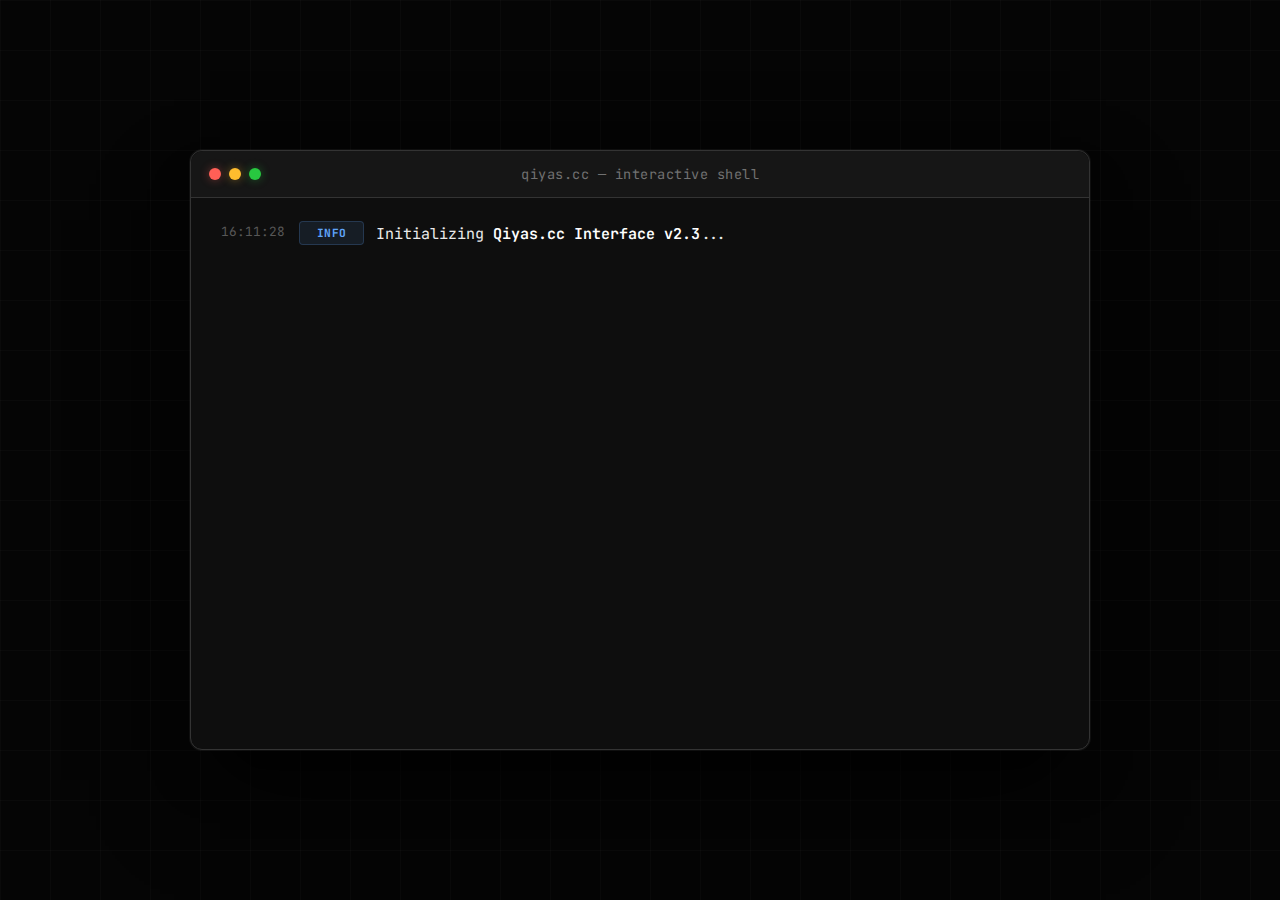
<file: index.html>
<!DOCTYPE html>
<html lang="en">
<head>
    <meta charset="UTF-8">
    <meta name="viewport" content="width=device-width, initial-scale=1.0, maximum-scale=1.0, user-scalable=no">
    
    <!-- Primary Meta Tags -->
    <title>Qiyas Sadiqov | Technical Product Manager</title>
    <meta name="title" content="Qiyas Sadiqov | Technical Product Manager & Project Manager">
    <meta name="description" content="Interactive terminal-based portfolio of Qiyas Sadiqov. Explore projects, skills, and contact info via command line interface. Technical Product Manager specializing in Agile methodologies and Product Strategy.">
    <meta name="keywords" content="Qiyas Sadiqov, Technical Product Manager, Project Manager, TPM, Product Owner, Agile, Scrum, Jira, CLI Website, Interactive Resume">
    <meta name="author" content="Qiyas Sadiqov">
    <meta name="robots" content="index, follow">
    <meta name="language" content="English">
    <meta name="revisit-after" content="7 days">
    <meta name="theme-color" content="#050505">

    <!-- Open Graph / Facebook / LinkedIn / Discord -->
    <meta property="og:type" content="website">
    <meta property="og:url" content="https://qiyas.cc/">
    <meta property="og:title" content="Qiyas Sadiqov | Technical Product Manager">
    <meta property="og:description" content="Access granted. Type commands to explore the interactive portfolio of Qiyas Sadiqov, Technical Product Manager.">
    <meta property="og:image" content="https://qiyas.cc/assets/og-image.jpg"> <!-- Replace with actual image URL -->
    <meta property="og:site_name" content="Qiyas.cc">
    <meta property="og:locale" content="en_US">

    <!-- Twitter -->
    <meta property="twitter:card" content="summary_large_image">
    <meta property="twitter:url" content="https://qiyas.cc/">
    <meta property="twitter:title" content="Qiyas Sadiqov | Technical Product Manager">
    <meta property="twitter:description" content="Interactive terminal interface. Type commands to view skills and projects.">
    <meta property="twitter:image" content="https://qiyas.cc/assets/og-image.jpg"> <!-- Replace with actual image URL -->
    <meta property="twitter:creator" content="@qiyas_sadiqov">

    <!-- Canonical URL -->
    <link rel="canonical" href="https://qiyas.cc/">

    <!-- Favicon & Icons -->
    <link rel="icon" type="image/png" sizes="32x32" href="/favicon-32x32.png">
    <link rel="icon" type="image/png" sizes="16x16" href="/favicon-16x16.png">
    <link rel="apple-touch-icon" sizes="180x180" href="/apple-touch-icon.png">
    
    <link rel="preconnect" href="https://fonts.googleapis.com">
    <link rel="preconnect" href="https://fonts.gstatic.com" crossorigin>
    <link href="https://fonts.googleapis.com/css2?family=JetBrains+Mono:wght@400;500;700&display=swap" rel="stylesheet">
    <style>
        :root {
            --accent: #FF7043;         /* Main Accent Color (Orange) */
            --bg-color: #050505;       /* Background (Near Black) */
            --term-bg: #0E0E0E;        /* Terminal Background */
            --border: #333333;         /* Borders */
            --text-main: #EAEAEA;
            --text-muted: #888888;
            
            /* Status Colors */
            --blue: #60A5FA;
            --green: #4ADE80;
            --yellow: #FBBF24;
            --red: #F87171;
        }

        * {
            box-sizing: border-box;
        }

        body {
            font-family: 'JetBrains Mono', monospace;
            background-color: var(--bg-color);
            color: var(--text-main);
            margin: 0;
            padding: 0;
            height: 100vh;
            display: flex;
            align-items: center;
            justify-content: center;
            overflow: hidden;
            
            /* Subtle Grid Background */
            background-image: 
                linear-gradient(rgba(255, 255, 255, 0.02) 1px, transparent 1px),
                linear-gradient(90deg, rgba(255, 255, 255, 0.02) 1px, transparent 1px);
            background-size: 50px 50px;
        }

        /* TERMINAL WINDOW */
        .terminal-window {
            width: 85%;
            max-width: 900px;
            height: 600px;
            background-color: var(--term-bg);
            border: 1px solid var(--border);
            border-radius: 12px;
            
            /* Cinematic Shadow */
            box-shadow: 
                0 0 0 1px rgba(255, 255, 255, 0.05),
                0 50px 100px -20px rgba(0, 0, 0, 0.7), 
                0 30px 60px -30px rgba(0, 0, 0, 0.8);
            
            display: flex;
            flex-direction: column;
            position: relative;
            z-index: 10;
        }

        /* Window Bar */
        .window-bar {
            background-color: #161616;
            padding: 14px 18px;
            display: flex;
            align-items: center;
            border-bottom: 1px solid var(--border);
            border-radius: 12px 12px 0 0;
            user-select: none;
        }

        .dots {
            display: flex;
            gap: 8px;
        }

        .dot { width: 12px; height: 12px; border-radius: 50%; }
        .red { background-color: #FF5F56; box-shadow: 0 0 10px rgba(255, 95, 86, 0.4); }
        .yellow { background-color: #FEBC2E; box-shadow: 0 0 10px rgba(254, 188, 46, 0.4); }
        .green { background-color: #28C840; box-shadow: 0 0 10px rgba(40, 200, 64, 0.4); }

        .window-title {
            margin-left: auto;
            margin-right: auto;
            color: var(--text-muted);
            font-size: 0.85rem;
            letter-spacing: 0.5px;
            transform: translateX(-26px);
            opacity: 0.8;
        }

        /* Content Area */
        .terminal-body {
            flex: 1;
            padding: 24px 30px;
            font-size: 15px;
            line-height: 1.6;
            overflow-y: auto;
            color: var(--text-main);
        }

        .terminal-body::-webkit-scrollbar { width: 6px; }
        .terminal-body::-webkit-scrollbar-track { background: transparent; }
        .terminal-body::-webkit-scrollbar-thumb { background: #333; border-radius: 3px; }

        /* Line Styles */
        .line {
            margin-bottom: 8px;
            display: flex;
            flex-wrap: wrap;
            align-items: flex-start;
        }

        .ts { 
            color: var(--text-muted); 
            margin-right: 14px; 
            font-size: 0.85em; 
            opacity: 0.6;
            min-width: 60px;
        }

        .content-text {
            flex: 1;
        }
        
        /* Badges */
        .badge {
            display: inline-block;
            padding: 2px 8px;
            border-radius: 4px;
            font-size: 0.75em;
            font-weight: 700;
            margin-right: 12px;
            min-width: 65px;
            text-align: center;
            letter-spacing: 0.5px;
            transform: translateY(-1px);
        }

        .badge-info { background: rgba(96, 165, 250, 0.1); color: var(--blue); border: 1px solid rgba(96, 165, 250, 0.2); }
        .badge-success { background: rgba(74, 222, 128, 0.1); color: var(--green); border: 1px solid rgba(74, 222, 128, 0.2); }
        .badge-warn { background: rgba(251, 191, 36, 0.1); color: var(--yellow); border: 1px solid rgba(251, 191, 36, 0.2); }
        .badge-error { background: rgba(248, 113, 113, 0.1); color: var(--red); border: 1px solid rgba(248, 113, 113, 0.2); }

        /* Text Colors */
        .cmd-keyword { color: var(--accent); font-weight: bold; }
        .path { color: var(--blue); text-decoration: underline; cursor: pointer; text-decoration-style: dotted; }
        .dim { color: var(--text-muted); }
        .highlight-text { color: #fff; font-weight: 600; }

        /* Input Area */
        .input-line {
            display: flex;
            align-items: center;
            width: 100%;
            margin-top: 15px;
            padding-top: 15px;
            border-top: 1px solid rgba(255, 255, 255, 0.05);
        }

        .prompt {
            color: var(--green);
            font-weight: 700;
            margin-right: 12px;
        }
        
        .prompt span { color: var(--blue); }

        #cmd-input {
            background: transparent;
            border: none;
            color: #fff;
            font-family: 'JetBrains Mono', monospace;
            font-size: 15px;
            flex-grow: 1;
            outline: none;
            caret-color: var(--accent);
            padding: 0;
            margin: 0;
            font-weight: 500;
        }

        /* ASCII Art Styling */
        .ascii-art {
            font-size: 10px;
            line-height: 10px;
            white-space: pre;
            color: var(--text-muted);
            font-weight: 700;
            margin: 10px 0;
            font-family: 'Courier New', Courier, monospace; /* Monospace is crucial */
        }

        /* Links */
        a {
            color: var(--text-main);
            text-decoration: none;
            border-bottom: 1px solid var(--text-muted);
            transition: all 0.2s;
        }
        a:hover {
            color: var(--accent);
            border-color: var(--accent);
        }
        
        /* Mobile adjustment */
        @media (max-width: 600px) {
            .terminal-window { width: 95%; height: 80vh; }
            .ts { display: none; }
            .window-title { display: none; }
            .ascii-art { font-size: 6px; line-height: 6px; } /* Smaller art on mobile */
        }

    </style>

    <script src="https://erisimplus.qiyas.cc/api/v1/widget.js"></script>
</head>
<body>

    <div class="terminal-window" onclick="focusInput()">
        <div class="window-bar">
            <div class="dots">
                <div class="dot red"></div>
                <div class="dot yellow"></div>
                <div class="dot green"></div>
            </div>
            <div class="window-title">qiyas.cc — interactive shell</div>
        </div>
        
        <div class="terminal-body" id="terminal">
            <!-- Dynamic Content -->
        </div>
    </div>

    <script>
        const terminalBody = document.getElementById('terminal');
        const inputContainerId = 'input-container';

        // --- CENTRALIZED DATA STORE ---
        // Edit this object to change all content on the site
        const DATA = {
            config: {
                username: "visitor",
                hostname: "qiyas.cc",
                systemName: "Qiyas.cc Interface v2.3",
                role: "Technical Product Manager"
            },
            help: [
                { cmd: 'q --help', desc: 'List available commands' },
                { cmd: 'q about', desc: 'About Qiyas Sadiqov' },
                { cmd: 'q skills', desc: 'Core competencies & tools' },
                { cmd: 'q projects', desc: 'Managed projects & portfolio' },
                { cmd: 'q social', desc: 'Social media links' },
                { cmd: 'q contact', desc: 'Contact information' },
                { cmd: 'q --visualize', desc: 'Display user avatar (ASCII)' },
                { cmd: 'addcommand', desc: 'Create custom command' },
                { cmd: 'clear', desc: 'Clear terminal' }
            ],
            about: [
                "I am Qiyas, a Technical Product Manager focused on product strategy and workflow optimization.",
                "I bridge the gap between technical teams and business stakeholders, ensuring smooth delivery."
            ],
            skills: [
                { category: 'Product', items: 'Product Strategy, Roadmap Planning, Agile/Scrum, User Research' },
                { category: 'Tech', items: 'API Design, SQL, System Architecture, Python, JavaScript' },
                { category: 'Tools', items: 'Jira, Linear, Figma, Docker, Notion, Postman' }
            ],
            projects: [
                { 
                    title: "SaaS Dashboard Revamp", 
                    desc: "Led product redesign & migration to modern stack.", 
                    link: "#" 
                },
                { 
                    title: "E-Commerce API Integration", 
                    desc: "Managed technical integration with 3rd party logistics.", 
                    link: "#" 
                },
                { 
                    title: "vCode Agent Clone", 
                    desc: "Interactive Terminal Concept for Portfolio.", 
                    link: "#" 
                }
            ],
            social: [
                { platform: "GitHub", link: "https://github.com/qiyas", username: "github.com/qiyas" },
                { platform: "Twitter", link: "https://twitter.com/qiyas_sadiqov", username: "twitter.com/qiyas_sadiqov" },
                { platform: "LinkedIn", link: "#", username: "linkedin.com/in/qiyas" }
            ],
            contact: {
                email: "contact@qiyas.cc"
            },
            asciiArt: `
::::::::::::::::::::::::::::::::::::::::::::::::::::::::::::::::::::::::::::------------------------
:::::::::::::::::::::::::::::::::::::::::::::::::::::::::::::::::::::::-:--::::--:------------------
:::::::::::::::::::::::::::::::::::::::::::::::::::::::::::::::::::::::::::::::::::::::-------------
::::::::::::::::::::::::::::::::::::::::::::::::::::::::-::::::::::::::::::::::::::::::-------------
:::::::::::::::::::.::::::::::::::::::::::::::--::-=+=----------:::::::::::::::::::::::::-----------
:::.::::::::::::::::::::::::::::::::::::-==+======****++++++======--::::::::::::::::::::------------
:......::::::::::::.:::::::::::::::::::-=+*********########**+++++==---:::::::::::::::::----:-------
:::....::.::::::::..:::::::::::::::::----=**#############%%%##*#*++==--::::::::::::::::::-::-:------
..::.....::::::::::.::::::::::::::::-=++**####%%%%%%%%%%%%%%%%%##**+=--::::::::::::::::::-::::::--:-
::::::.:::::..:::::::::::::::::::::=++*#####%%%%%%%%%%%%%%%%%%%%%#*++=--::::::::::::::::::::::::::::
:..:....::::::::::..::::::::::::::=+**##########%%%%%%%%%%%%%%%%%%#*+=--::::::::::::::::::::::::::::
..:::::::::::::::::::::::::::::::=*++*###*===++**##%%%%%%%%%####%%%#*=-:::::::::::::::::::::::::::::
....:..::::::::::::::::::::::::::+++**#*-----===++**#%%%%###**++*#%%#+=-::::::::::::::::::::::::::::
...::.::.::::::..:::::::.::::::::==*##*::-------==++**####***++++++#%%#*=:::::::::::::::::::::::::::
..:::::::::::::.::::::::::::::::-+*##+:::::::----===++++++++++++++++#%%##=-:::::::::::::::::::::::::
::::::::::::::::::::::::::::::--=*##*-::--------========++++++++++++*%%%%#+-:::::::::::::::::::::::-
:::::::::::::::::::::::::::::-=*####=-=**###**+==++==++++******+++++*#%%%%#+-:::::::::::::::::::::::
:::::::::::::::::::::::::::::+*####*=====+***#**+=-=+**###%%%%%%#*++*#%@@%%%#=-:::::::::::::::::::-:
:::::::::::::::::::::::::::::-+####=-==--=+*****=::-+*##%%%%#####%#**%@@@@%%#*+:::::::::::::::::::::
::::.:::::::::::::::::::::::::-*##+--=-+*####**+-:-=+*#%%%%###*#####*#@@@@@%#+*-::::::::::::::::::::
.::..:::::::::::::::::::::::::-*#*::-=+**####*=-::-=+*##%%%%%%##*##***%@@@@%%#+:::::::::::::::::::::
::::::::::::::::::::::::::::::=+*-::::-===+==--::-==+**##%##%%%%%##***%@@@@%%+::::::::::::::::::::::
..:::::::::::::::::::::::::::::++:::::::---:::---=++++******######***+#@@@@%#*+-::::::::::::::::::::
:.:::::::::::::::::::::::::::::+-::::::::::::-==+*********++++++++++++*%%@@%%*-=::::::::::::::::::::
::::::::::::::::::::::::::::::-+-:::::::::---+#*+*#%%****+++++++++++++*%%%#%%+-:::::::::::::::::::::
:::::::::::::::::::::::::::::::--::::::::----===+*#####**++++++++*++++#%%#*=+*-:::::::::::::::::::::
::::::::::::::::::::::::::::::::::::::::::---==+++*##***++++++++**++++#%##+==-::::::::::::::::::::::
::::::::::::::::::::::::::::::::-::::::----=+++++*******++++++++**++++##*#=:::::::::::::::::::::::::
::::::::::::::::::::::::::::::::-:::::-===++++***#####******+++++**+++##*=::::::::::::::::::::::::::
::::::::=:::::::::::::::::::::::::::::-==--===++++***######***++***++**+=:::::::::::::::::::::::::::
::::::::::::::::::::::::::::::::::---------=++*********************+***=::::::::::::::::::::::::::::
::::::::::::::::::::::::::::::::::--------==+++**********************--:::::::::::::::::::::::::::::
:::::::::::::::::::::::::::::::::::---------=====++++*************+=-:::::::::::::::::::::::::::::::
:::::::::::::::::::::-::::::::::::::----------====+++*************#=::::::::::::::::::::::::::::::::
:::::::::::::::::::::::::::::::::::::-========+++++*************+*+-::::::::::::::::::::::::::::::::
:::::::::::::::::::::::::::::::::::::-=++++++++++******######***++-::::::::::::::::--:::::::::::::::
::::::::::::::::::::::::::::::::::-=-:-+*********###########****+#+-::::-:----:::---::::::-:::::::::
:::::::::::::::::::::::::::::::=+***-:--=+**###############******%%%#+-:----------------:--::::-::::
-:::::::::::::::::::::::::::-+**####:::---=++****###*************%%%%%#=-------------------::-:-::::
:::::::::::::::::::::::::-=***#####*:::-----=+++*****************%%%%%%%+--:-------------:::-:::::-:
::::::::::::::::::::::::=****#####*-:::------==++****************%%%%%%%%*-----------------:--::----
:::::::-++=-::::::::::=****######+--:::-------==+****************%%%%%%%%%#*=-----------------------
:::::::+*****************####***==-::::--------=+++++++++*******##%%%%%%%%%%%%%#*+=-----------------
:::::::+****************###****==+-:::------====++++++++++******##%%%%%%%%%%%%%%%%%%##*+=-----------
:::::::+**********************==*+-::------=====++====++++++****##%%%%%%%%%%%%%%%%%%%%%%%%#*+=------
:::::::=*********************=+**=-::-----=============++++++****#%%%%%%%%%%%%%%%%%%%%%%%%%%%%%*=---
::--==+*******************#+==+*+-::::::---====------==++++++++**##%#%%%%%%%%%%%%%%%%%%%%%%%%%%%%%=-
+************************#*---++-:::::::::-===--------=====+++++*###%%%%%%%%%%%%%%%%%%%%%%%%%%%%%%#*
****************#******##*=---=-:::::::::---=--:::::----========*###%%%%%%%%%%%%%%%%%%%%%%%%%%@@%%%%
**********#######******#*+-:-==-:::::::-------::::::-------===-=####%%%%%%%%%%%%%%%%%%%%%%%%@@@@@@%%
********#########*****##*+:--=+-::::-------:::::::::-----------+######%%%%%%%%%%%%%%%%%%%%@@@@@@@@@@
################****####*-----+=--:-------:::::::::------------+######%%%%%%%%%%%%%%%%%%%%%%%@@@@@@@
################**#####*=-::--==--:::::::::::::::::------------*#######%%%%%%%%%%%%%%%%%%%%%%%%%@@@@
######################*+-:::--===-:::::::::::::::::-----------=*#######%%%%%%%%%%%%%%%%%%%%%%%@%@%@@
#####################**=-:::--===--::::::::::::::---------===-=*#######%%%%%%%%%%%%%%%%%%%%%%%%%@@@@ 
         Qiyas Sadiqov
        `
        };

        // Custom user added commands storage
        const CUSTOM_COMMANDS = {};

        function getTimestamp() {
            const now = new Date();
            return now.toLocaleTimeString('en-US', { hour12: false });
        }

        function addLine(content, type = 'normal') {
            const div = document.createElement('div');
            div.className = 'line';
            
            let badgeHtml = '';
            if (type !== 'normal') {
                badgeHtml = `<span class="badge badge-${type}">${type.toUpperCase()}</span>`;
            }

            div.innerHTML = `<span class="ts">${getTimestamp()}</span>${badgeHtml}<span class="content-text">${content}</span>`;
            
            const inputContainer = document.getElementById(inputContainerId);
            if (inputContainer) {
                terminalBody.insertBefore(div, inputContainer);
            } else {
                terminalBody.appendChild(div);
            }
            
            scrollToBottom();
        }

        // Boot Sequence
        const bootSequence = [
            { type: 'info', text: `Initializing <span class="highlight-text">${DATA.config.systemName}</span>...`, delay: 300 },
            { type: 'info', text: 'Loading product configuration from <span class="path">/etc/qiyas/config.json</span>', delay: 700 },
            { type: 'success', text: 'Connected to secure server.', delay: 1400 },
            { type: 'normal', text: '<br><span class="highlight-text">Welcome to the system.</span>', delay: 1600 },
            { type: 'normal', text: `I am Qiyas Sadiqov, ${DATA.config.role}.`, delay: 1700 },
            { type: 'normal', text: 'Type <span class="cmd-keyword">q --help</span> to see available commands.<br>', delay: 1800 }
        ];

        function createInput() {
            const inputContainer = document.createElement('div');
            inputContainer.id = inputContainerId;
            inputContainer.className = 'input-line';
            inputContainer.innerHTML = `
                <span class="prompt">➜  <span>~</span></span>
                <input type="text" id="cmd-input" autocomplete="off" spellcheck="false">
            `;
            terminalBody.appendChild(inputContainer);

            const input = document.getElementById('cmd-input');
            input.addEventListener('keydown', function(e) {
                if (e.key === 'Enter') {
                    const command = this.value.trim();
                    this.value = '';
                    handleCommand(command);
                }
            });
            input.focus();
        }

        function handleCommand(cmd) {
            // Echo command
            const userCmdDiv = document.createElement('div');
            userCmdDiv.className = 'line';
            userCmdDiv.innerHTML = `<span class="ts">${getTimestamp()}</span><span class="prompt">➜  <span>~</span></span> <span class="highlight-text">${cmd}</span>`;
            
            const inputContainer = document.getElementById(inputContainerId);
            terminalBody.insertBefore(userCmdDiv, inputContainer);

            const cleanCmd = cmd.trim();
            const lowerCmd = cleanCmd.toLowerCase();

            setTimeout(() => {
                if (cleanCmd === '') return;
                
                // --- CUSTOM COMMAND CREATION: addcommand ---
                if (lowerCmd.startsWith('addcommand')) {
                    const parts = cleanCmd.split(' ');
                    if (parts.length < 3) {
                        addLine('Usage: addcommand <name> <output>', 'error');
                    } else {
                        const newCmdName = parts[1].toLowerCase();
                        // Rejoin the rest of the string as the output
                        const newCmdOutput = parts.slice(2).join(' ');
                        
                        // Prevent overwriting internal logic triggers (basic safety)
                        if (['clear', 'addcommand', 'q'].includes(newCmdName)) {
                             addLine(`Cannot overwrite system command '${newCmdName}'.`, 'error');
                        } else {
                            CUSTOM_COMMANDS[newCmdName] = newCmdOutput;
                            addLine(`Command <span class="cmd-keyword">${newCmdName}</span> added successfully.`, 'success');
                        }
                    }
                    scrollToBottom();
                    return;
                }
                
                // --- VISUALIZE LOGIC ---
                if (lowerCmd === 'q --visualize') {
                    addLine('Rendering ASCII representation...', 'info');
                    setTimeout(() => {
                        const asciiDiv = document.createElement('div');
                        asciiDiv.className = 'ascii-art';
                        asciiDiv.textContent = DATA.asciiArt;
                        
                        // Insert before input
                        const inp = document.getElementById(inputContainerId);
                        terminalBody.insertBefore(asciiDiv, inp);
                        scrollToBottom();
                    }, 500);
                    return;
                }

                if (lowerCmd === 'clear') {
                    const inputs = document.getElementById(inputContainerId);
                    terminalBody.innerHTML = '';
                    terminalBody.appendChild(inputs);
                    document.getElementById('cmd-input').focus();
                    return;
                }

                // --- DATA DRIVEN COMMANDS ---
                
                if (lowerCmd === 'q --help' || lowerCmd === 'q --h') {
                    addLine('<span class="dim">--- Available Commands ---</span>');
                    // System commands from DATA
                    DATA.help.forEach(item => {
                        addLine(`<span class="cmd-keyword" style="display:inline-block; width:130px;">${item.cmd}</span> <span class="dim">::</span> ${item.desc}`);
                    });
                    // Custom commands
                    const customKeys = Object.keys(CUSTOM_COMMANDS);
                    if (customKeys.length > 0) {
                        addLine('<span class="dim">--- Custom Commands ---</span>');
                        customKeys.forEach(key => {
                            addLine(`<span class="cmd-keyword" style="display:inline-block; width:130px;">${key}</span> <span class="dim">::</span> User defined`);
                        });
                    }
                }
                else if (lowerCmd === 'q about') {
                    DATA.about.forEach((line, index) => {
                         // Add slight delay between lines for effect if desired, or just print
                         addLine(line, index === 0 ? 'success' : 'normal');
                    });
                }
                else if (lowerCmd === 'q skills') {
                     DATA.skills.forEach(skill => {
                         addLine(`${skill.category.padEnd(9)} : ${skill.items}`);
                     });
                }
                else if (lowerCmd === 'q projects') {
                    addLine('Loading product portfolio...', 'warn');
                    setTimeout(() => {
                         DATA.projects.forEach((proj, index) => {
                             addLine(`${index + 1}. <a href="${proj.link}" target="_blank">${proj.title}</a> ${proj.desc}`);
                         });
                    }, 600);
                }
                else if (lowerCmd === 'q social') {
                    addLine('Fetching social links...', 'info');
                    setTimeout(() => {
                        DATA.social.forEach(social => {
                            addLine(`${social.platform.padEnd(9)}: <a href="${social.link}" target="_blank">${social.username}</a>`);
                        });
                    }, 400);
                }
                else if (lowerCmd === 'q contact') {
                    addLine(`Email: <a href="mailto:${DATA.contact.email}">${DATA.contact.email}</a>`);
                }
                else if (lowerCmd.startsWith('sudo')) {
                    addLine('Permission denied: Administrator privileges required.', 'error');
                }
                else if (CUSTOM_COMMANDS[lowerCmd]) {
                    // Execute custom user command
                    addLine(CUSTOM_COMMANDS[lowerCmd], 'success');
                }
                else {
                    addLine(`Command not found: <span class="highlight-text">${cmd}</span>`, 'error');
                    addLine(`Type <span class="cmd-keyword">q --help</span> for help.`);
                }
                
                scrollToBottom();
            }, 150);

            scrollToBottom();
        }

        async function init() {
            // Run boot sequence using DATA where applicable
            for (let step of bootSequence) {
                await new Promise(r => setTimeout(r, step.delay));
                addLine(step.text, step.type);
            }
            createInput();
        }

        function scrollToBottom() {
            terminalBody.scrollTop = terminalBody.scrollHeight;
        }

        function focusInput() {
            const input = document.getElementById('cmd-input');
            if (input) input.focus();
        }

        window.onload = init;

    </script>
</body>
</html>
</file>
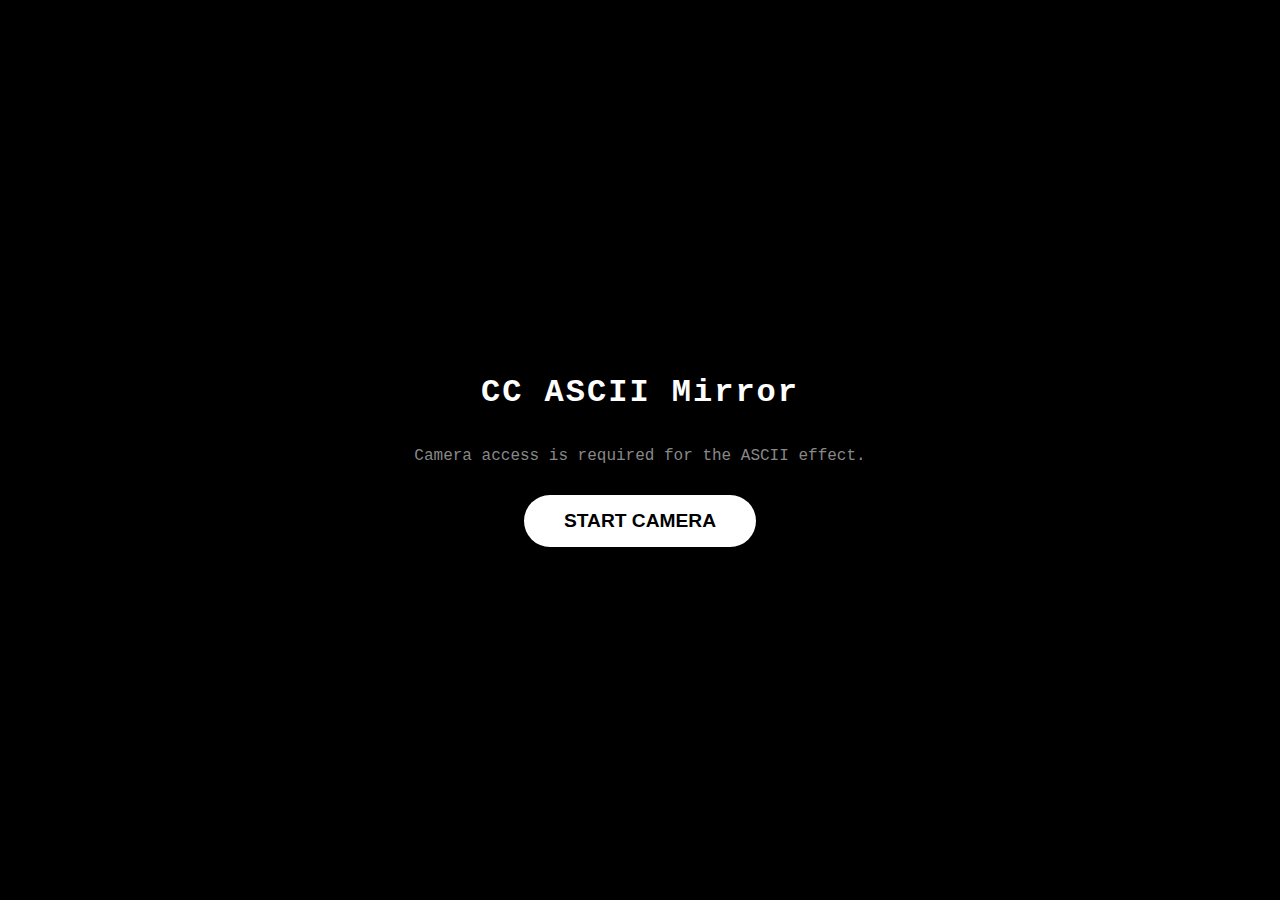
<file: mirror/index.html>
<!DOCTYPE html>
<html lang="en">
<head>
    <meta charset="UTF-8">
    <meta name="viewport" content="width=device-width, initial-scale=1.0">
    <title>CC ASCII Mirror</title>
    <style>
        body {
            margin: 0;
            padding: 0;
            background-color: #000000;
            color: #ffffff; /* Default White */
            font-family: 'Courier New', Courier, monospace;
            overflow: hidden;
            display: flex;
            flex-direction: column;
            align-items: center;
            justify-content: center;
            height: 100vh;
        }

        /* Initial overlay for camera permission */
        #permission-overlay {
            position: fixed;
            top: 0;
            left: 0;
            width: 100%;
            height: 100%;
            background: #000;
            display: flex;
            flex-direction: column;
            align-items: center;
            justify-content: center;
            z-index: 100;
        }

        #permission-overlay h1 {
            margin-bottom: 20px;
            letter-spacing: 2px;
        }

        #start-btn {
            padding: 15px 40px;
            font-size: 1.2rem;
            background: #ffffff;
            color: #000;
            border: none;
            border-radius: 50px;
            cursor: pointer;
            font-weight: bold;
            transition: transform 0.2s;
        }

        #start-btn:hover {
            transform: scale(1.05);
            background: #e0e0e0;
        }

        #ascii-container {
            font-size: 10px;
            line-height: 8px;
            white-space: pre;
            text-align: center;
            overflow: hidden;
            width: 100%;
            height: 100%;
            display: flex;
            align-items: center;
            justify-content: center;
            z-index: 1;
            cursor: default; 
            user-select: none;
        }

        /* Color Picker Area (Top Left) */
        #color-picker-container {
            position: absolute;
            top: 20px;
            left: 20px;
            z-index: 20;
            display: flex;
            align-items: center;
            gap: 10px;
            background: rgba(255, 255, 255, 0.1);
            padding: 8px 15px;
            border-radius: 8px;
            cursor: pointer;
            border: 1px solid rgba(255, 255, 255, 0.2);
            backdrop-filter: blur(5px);
        }

        #color-input {
            width: 30px;
            height: 30px;
            border: none;
            background: none;
            cursor: pointer;
        }

        /* Controls Panel (Bottom) */
        #controls {
            position: absolute;
            bottom: 20px;
            z-index: 10;
            display: flex;
            gap: 10px;
            background: rgba(0, 0, 0, 0.8);
            padding: 10px;
            border-radius: 8px;
            border: 1px solid #333;
            visibility: hidden; /* Only show after start */
        }

        button.ui-btn {
            padding: 10px 20px;
            cursor: pointer;
            background: #222;
            color: white;
            border: 1px solid #444;
            border-radius: 4px;
            font-family: inherit;
            font-weight: bold;
            transition: all 0.2s;
            min-width: 120px;
        }

        button.ui-btn:hover {
            background: #333;
            border-color: #666;
        }

        /* Hidden processing elements */
        video, canvas {
            display: none;
        }

        #error-msg {
            display: none;
            color: #ff4444;
            text-align: center;
            padding: 20px;
            font-size: 1.1rem;
        }
    </style>
</head>
<body>

    <!-- Camera Permission Screen -->
    <div id="permission-overlay">
        <h1>CC ASCII Mirror</h1>
        <p style="color: #888; margin-bottom: 30px;">Camera access is required for the ASCII effect.</p>
        <button id="start-btn" onclick="requestCamera()">START CAMERA</button>
        <div id="error-msg"></div>
    </div>

    <!-- Color Picker (Top Left) -->
    <div id="color-picker-container">
        <input type="color" id="color-input" value="#ffffff">
        <span style="font-weight: bold;">COLOR</span>
    </div>

    <!-- ASCII Output -->
    <div id="ascii-container"></div>

    <!-- Processing -->
    <video id="video" autoplay playsinline></video>
    <canvas id="canvas"></canvas>

    <!-- Bottom Controls -->
    <div id="controls">
        <button class="ui-btn" id="toggle-res" onclick="toggleResolution()">Resolution: Low</button>
        <button class="ui-btn" onclick="snapshot()">Copy Text</button>
    </div>

    <script>
        const video = document.getElementById('video');
        const canvas = document.getElementById('canvas');
        const ctx = canvas.getContext('2d', { willReadFrequently: true });
        const asciiContainer = document.getElementById('ascii-container');
        const errorMsg = document.getElementById('error-msg');
        const overlay = document.getElementById('permission-overlay');
        const controls = document.getElementById('controls');
        const colorInput = document.getElementById('color-input');

        // ASCII Character set
        const density = "Ñ@#W$9876543210?!abc;:+=-,._                    ";
        
        let isHighRes = false;
        let animationId;

        const resolutions = {
            low: 100,
            high: 160
        };

        // Kamerayı başlatma fonksiyonu (Butonla tetiklenir)
        async function requestCamera() {
            try {
                const stream = await navigator.mediaDevices.getUserMedia({ 
                    video: { 
                        facingMode: "user",
                        width: { ideal: 640 },
                        height: { ideal: 480 }
                    }, 
                    audio: false 
                });
                
                video.srcObject = stream;
                
                video.onloadedmetadata = () => {
                    video.play();
                    // Giriş ekranını gizle ve arayüzü göster
                    overlay.style.display = 'none';
                    controls.style.visibility = 'visible';
                    processVideo();
                };
            } catch (err) {
                console.error("Camera access error:", err);
                errorMsg.style.display = 'block';
                errorMsg.innerHTML = "Error: " + err.message + "<br>Please ensure camera permissions are granted in your browser settings.";
                document.getElementById('start-btn').innerText = "TRY AGAIN";
            }
        }

        function processVideo() {
            const w = isHighRes ? resolutions.high : resolutions.low;
            const h = Math.floor(video.videoHeight / video.videoWidth * w * 0.55);

            canvas.width = w;
            canvas.height = h;

            // Mirror effect logic
            ctx.save();
            ctx.translate(w, 0);
            ctx.scale(-1, 1);
            ctx.drawImage(video, 0, 0, w, h);
            ctx.restore();

            const imageData = ctx.getImageData(0, 0, w, h);
            const pixels = imageData.data;

            let asciiImage = "";

            for (let i = 0; i < h; i++) {
                for (let j = 0; j < w; j++) {
                    const pixelIndex = (i * w + j) * 4;
                    const r = pixels[pixelIndex];
                    const g = pixels[pixelIndex + 1];
                    const b = pixels[pixelIndex + 2];

                    // Brightness calculation
                    const avg = (r + g + b) / 3;

                    const len = density.length;
                    const charIndex = Math.floor(map(avg, 0, 255, len - 1, 0));

                    const c = density.charAt(charIndex);
                    
                    if (c === " ") {
                        asciiImage += "&nbsp;";
                    } else {
                        asciiImage += c;
                    }
                }
                asciiImage += "<br/>";
            }

            asciiContainer.innerHTML = asciiImage;
            animationId = requestAnimationFrame(processVideo);
        }

        function map(value, start1, stop1, start2, stop2) {
            return start2 + (stop2 - start2) * ((value - start1) / (stop1 - start1));
        }

        // Color listener
        colorInput.addEventListener('input', (e) => {
            document.body.style.color = e.target.value;
        });

        // Resolution toggle
        function toggleResolution() {
            const btn = document.getElementById('toggle-res');
            isHighRes = !isHighRes;
            
            if (isHighRes) {
                asciiContainer.style.fontSize = "6px";
                asciiContainer.style.lineHeight = "5px";
                btn.innerText = "Resolution: High";
            } else {
                asciiContainer.style.fontSize = "10px";
                asciiContainer.style.lineHeight = "8px";
                btn.innerText = "Resolution: Low";
            }
        }

        // Snapshot / Copy
        function snapshot() {
            const text = asciiContainer.innerText;
            navigator.clipboard.writeText(text).then(() => {
                const btn = document.querySelector('button[onclick="snapshot()"]');
                const originalText = btn.innerText;
                btn.innerText = "Copied!";
                setTimeout(() => btn.innerText = originalText, 2000);
            });
        }
    </script>
</body>
</html>
</file>
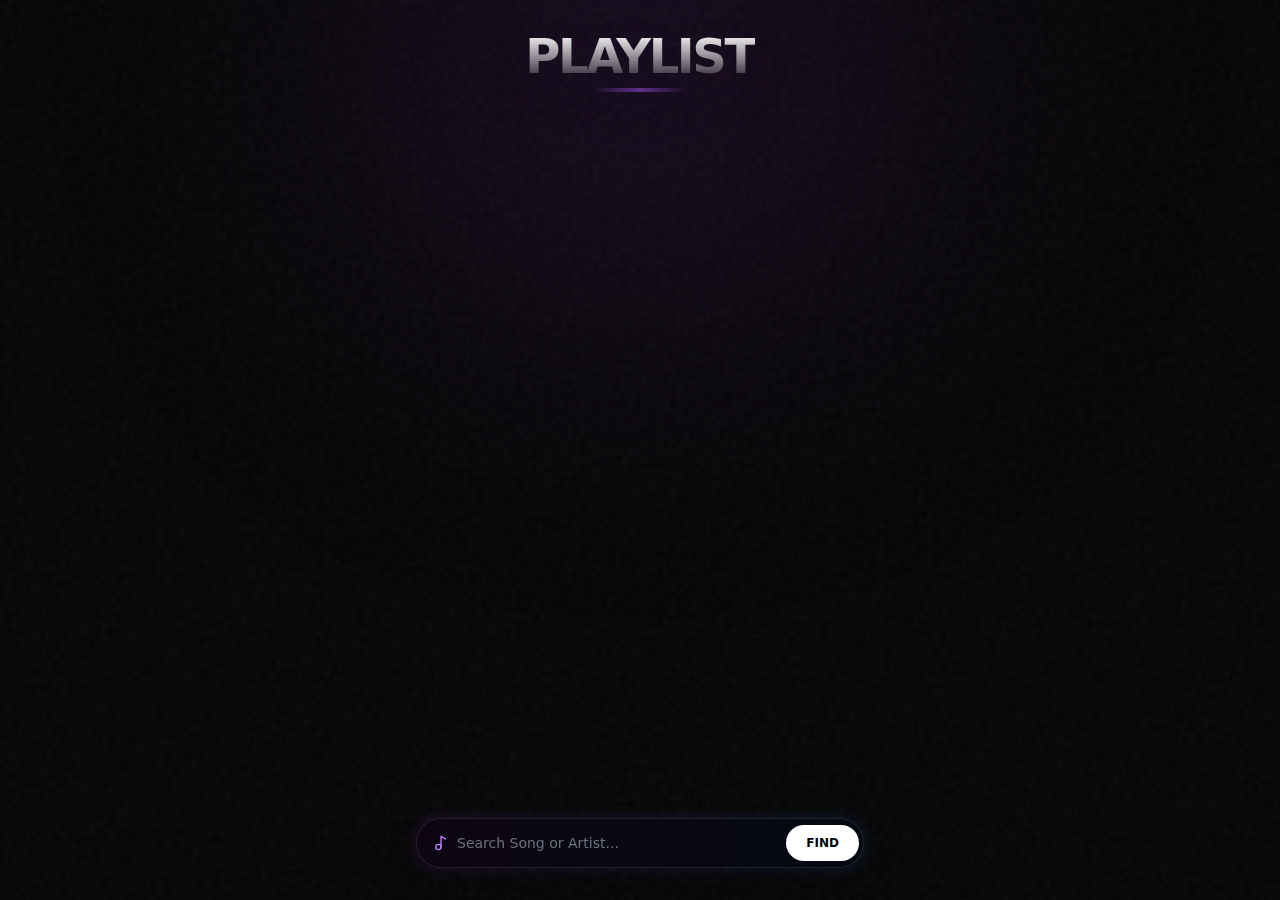
<file: playlist/index.html>
<!doctype html>
<html lang="en">
  <head>
    <meta charset="UTF-8" />
    <link rel="icon" type="image/svg+xml" href="/vite.svg" />
    <meta name="viewport" content="width=device-width, initial-scale=1.0" />
    <title>CC Playlist</title>
    <script type="module" crossorigin src="./assets/index-Cdqz-DTd.js"></script>
    <link rel="stylesheet" crossorigin href="./assets/index-DYOnTHKm.css">
  </head>
  <body>
    <div id="root"></div>
  </body>
</html>
</file>
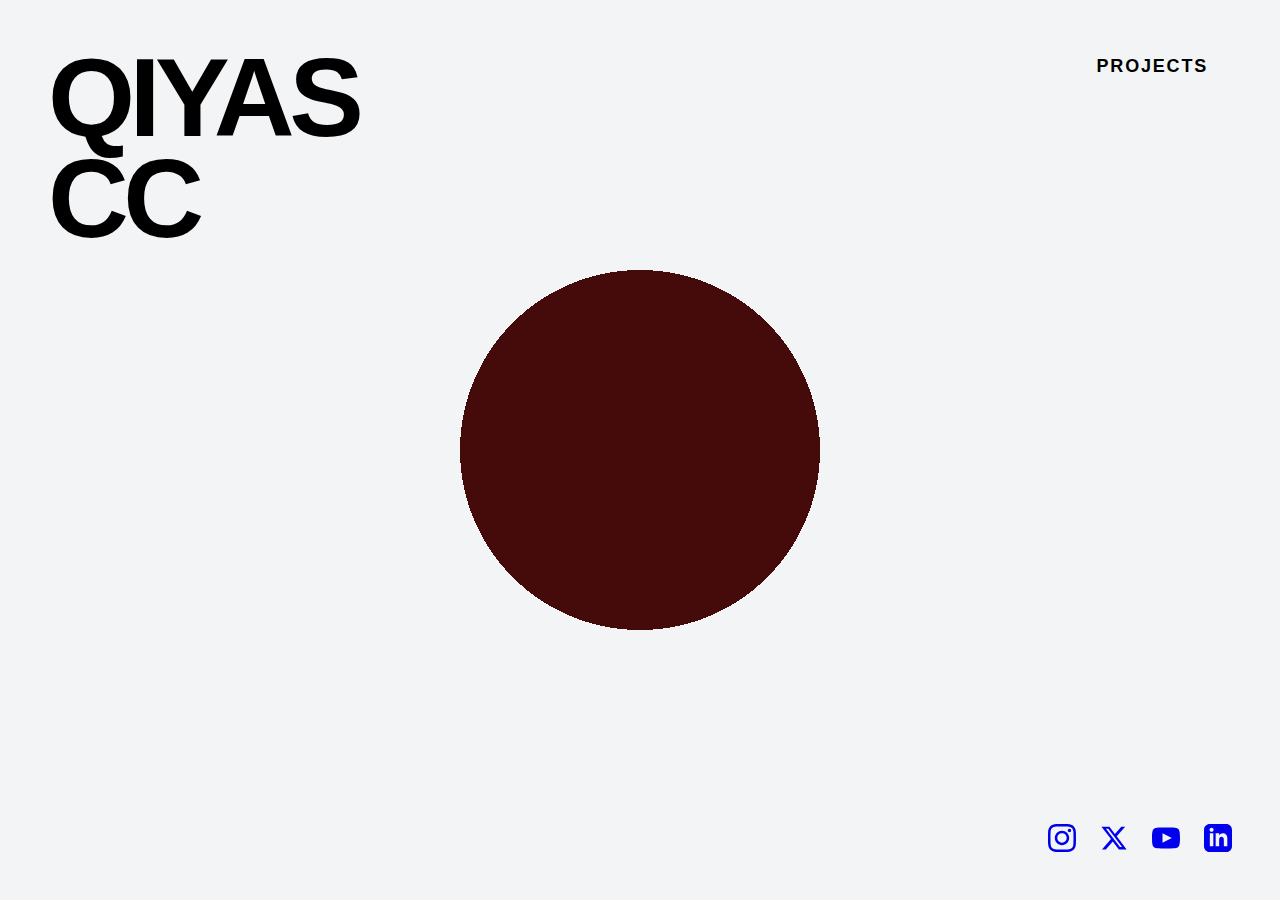
<file: unnecessary/profile/index.html>
<!DOCTYPE html>
<html lang="en">
<head>
    <meta charset="UTF-8">
    <meta name="viewport" content="width=device-width, initial-scale=1.0">
    <title>Qiyas CC - Portfolio</title>
    <style>
        /* RESET & BASE STYLES */
        * {
            margin: 0;
            padding: 0;
            box-sizing: border-box;
        }

        body {
            font-family: -apple-system, BlinkMacSystemFont, "Segoe UI", Roboto, Helvetica, Arial, sans-serif;
            overflow: hidden; /* Prevent scrollbars */
            background-color: #000;
            height: 100vh;
            width: 100vw;
            cursor: default; /* We will use our custom blob interaction */
        }

        /* UTILITIES */
        .w-full { width: 100%; }
        .h-full { height: 100%; }
        .absolute { position: absolute; }
        .inset-0 { top: 0; right: 0; bottom: 0; left: 0; }
        .flex { display: flex; }
        .flex-col { flex-direction: column; }
        .justify-between { justify-content: space-between; }
        .items-start { align-items: flex-start; }
        .items-end { align-items: flex-end; }
        .text-uppercase { text-transform: uppercase; }
        .font-black { font-weight: 900; }
        .tracking-tighter { letter-spacing: -0.05em; }
        .tracking-widest { letter-spacing: 0.1em; }
        
        /* LAYOUT CONTAINERS */
        .layer {
            position: absolute;
            top: 0;
            left: 0;
            width: 100%;
            height: 100%;
            overflow: hidden;
        }

        .bg-image {
            position: absolute;
            top: 0;
            left: 0;
            width: 100%;
            height: 100%;
            background-size: cover;
            background-position: center;
            background-repeat: no-repeat;
        }

        .content-wrapper {
            position: relative;
            width: 100%;
            height: 100%;
            padding: 2rem; /* Mobile default */
            display: flex;
            flex-direction: column;
            justify-content: space-between;
            z-index: 10;
        }

        @media (min-width: 768px) {
            .content-wrapper {
                padding: 3rem;
            }
        }

        /* TEXT STYLES */
        h1, h2 {
            font-size: 4rem; /* Mobile */
            line-height: 0.9;
            margin: 0;
        }

        @media (min-width: 768px) {
            h1, h2 {
                font-size: 7rem;
            }
        }

        /* BUTTON STYLES */
        .btn-projects {
            position: relative;
            background: none;
            border: none;
            padding: 0.5rem 1.5rem;
            font-size: 1.125rem;
            font-weight: 700;
            text-transform: uppercase;
            letter-spacing: 0.1em;
            cursor: pointer;
            overflow: hidden;
        }

        .btn-line {
            position: absolute;
            bottom: 0;
            left: 0;
            width: 100%;
            height: 2px;
            transform: scaleX(0);
            transition: transform 0.3s ease;
            transform-origin: right;
        }

        .btn-projects:hover .btn-line {
            transform: scaleX(1);
            transform-origin: left;
        }

        /* SOCIAL ICONS */
        .social-row {
            display: flex;
            gap: 1.5rem;
        }

        .social-icon {
            width: 28px;
            height: 28px;
            transition: transform 0.2s ease;
            display: block;
        }

        .social-icon:hover {
            transform: scale(1.1);
        }

        .social-icon svg {
            width: 100%;
            height: 100%;
            fill: currentColor;
        }

        /* LAYER 1: BASE (T-Shirt) 
           - Black Text
           - Using the raw GitHub link for the t-shirt image
        */
        #layer-base .bg-image {
            background-image: url('https://raw.githubusercontent.com/qiyaspersonal/qiyas.cc/main/unnecessary/profile/1767181493744.jpg');
            background-color: #f3f4f6; /* Light gray fallback */
        }
        #layer-base {
            color: #000;
        }
        #layer-base .btn-line {
            background-color: #000;
        }

        /* LAYER 2: REVEAL (Iron Man)
           - White Text
           - Using the raw GitHub link for the Iron Man suit image
           - Initially hidden by mask
        */
        #layer-reveal {
            pointer-events: none; /* Let clicks pass through, or handle nicely */
            color: #fff;
        }
        #layer-reveal .bg-image {
            background-image: url('https://raw.githubusercontent.com/qiyaspersonal/qiyas.cc/main/unnecessary/profile/ae9e0a6e-5a0f-4130-9c93-e21fc3f033f4.jpg');
            background-color: #450a0a; /* Dark red fallback */
        }
        
        /* Ensure interactive elements in the top layer still catch hover events visually 
           if we want them to feel clickable, though functionality falls through to bottom layer */
        #layer-reveal a, 
        #layer-reveal button {
            pointer-events: auto;
        }

        /* TEXT SHADOWS FOR LEGIBILITY ON TOP LAYER */
        #layer-reveal h1, 
        #layer-reveal h2,
        #layer-reveal button,
        #layer-reveal a {
            filter: drop-shadow(0 4px 6px rgba(0,0,0,0.5));
        }

        /* MOBILE HINT */
        .mobile-hint {
            position: absolute;
            bottom: 1.5rem;
            left: 1.5rem;
            font-family: monospace;
            font-size: 0.75rem;
            color: #6b7280;
            pointer-events: none;
            animation: pulse 2s infinite;
            display: none; /* Hidden on desktop */
        }
        @media (max-width: 768px) {
            .mobile-hint { display: block; }
        }

        @keyframes pulse {
            0%, 100% { opacity: 1; }
            50% { opacity: 0.5; }
        }

    </style>
</head>
<body>

    <!-- LAYER 1: BASE (Bottom) -->
    <div id="layer-base" class="layer">
        <div class="bg-image"></div>
        <div class="content-wrapper">
            <!-- Header -->
            <div class="flex justify-between items-start">
                <div class="flex flex-col">
                    <h1 class="font-black tracking-tighter text-uppercase">Qiyas</h1>
                    <h2 class="font-black tracking-tighter text-uppercase">CC</h2>
                </div>
                <button class="btn-projects">
                    Projects
                    <div class="btn-line"></div>
                </button>
            </div>

            <!-- Footer -->
            <div class="flex justify-between items-end w-full">
                 <div class="mobile-hint">Touch & Drag</div>
                 <div style="flex:1;"></div> <!-- spacer -->
                 <div class="social-row">
                    <!-- Instagram -->
                    <a href="#" class="social-icon">
                        <svg viewBox="0 0 24 24"><path d="M12 2.163c3.204 0 3.584.012 4.85.07 3.252.148 4.771 1.691 4.919 4.919.058 1.265.069 1.645.069 4.849 0 3.205-.012 3.584-.069 4.849-.149 3.225-1.664 4.771-4.919 4.919-1.266.058-1.644.069-4.85.069-3.204 0-3.584-.012-4.849-.069-3.26-.149-4.771-1.699-4.919-4.92-.058-1.265-.07-1.644-.07-4.849 0-3.204.013-3.583.07-4.849.149-3.227 1.664-4.771 4.919-4.919 1.266-.057 1.645-.069 4.849-.069zm0-2.163c-3.259 0-3.667.014-4.947.072-4.358.2-6.78 2.618-6.98 6.98-.059 1.281-.073 1.689-.073 4.948 0 3.259.014 3.668.072 4.948.2 4.358 2.618 6.78 6.98 6.98 1.281.058 1.689.072 4.948.072 3.259 0 3.668-.014 4.948-.072 4.354-.2 6.782-2.618 6.979-6.98.059-1.28.073-1.689.073-4.948 0-3.259-.014-3.667-.072-4.947-.196-4.354-2.617-6.78-6.979-6.98-1.281-.059-1.69-.073-4.949-.073zm0 5.838c-3.403 0-6.162 2.759-6.162 6.162s2.759 6.163 6.162 6.163 6.162-2.759 6.162-6.163c0-3.403-2.759-6.162-6.162-6.162zm0 10.162c-2.209 0-4-1.79-4-4 0-2.209 1.791-4 4-4s4 1.791 4 4c0 2.21-1.791 4-4 4zm6.406-11.845c-.796 0-1.441.645-1.441 1.44s.645 1.44 1.441 1.44c.795 0 1.439-.645 1.439-1.44s-.644-1.44-1.439-1.44z"/></svg>
                    </a>
                    <!-- X / Twitter -->
                    <a href="#" class="social-icon">
                        <svg viewBox="0 0 24 24"><path d="M18.244 2.25h3.308l-7.227 8.26 8.502 11.24H16.17l-5.214-6.817L4.99 21.75H1.68l7.73-8.835L1.254 2.25H8.08l4.713 6.231zm-1.161 17.52h1.833L7.084 4.126H5.117z"/></svg>
                    </a>
                    <!-- YouTube -->
                    <a href="#" class="social-icon">
                        <svg viewBox="0 0 24 24"><path d="M19.615 3.184c-3.604-.246-11.631-.245-15.23 0-3.897.266-4.356 2.62-4.385 8.816.029 6.185.484 8.549 4.385 8.816 3.6.245 11.626.246 15.23 0 3.897-.266 4.356-2.62 4.385-8.816-.029-6.185-.484-8.549-4.385-8.816zm-10.615 12.816v-8l8 3.993-8 4.007z"/></svg>
                    </a>
                    <!-- LinkedIn -->
                    <a href="#" class="social-icon">
                        <svg viewBox="0 0 24 24"><path d="M19 0h-14c-2.761 0-5 2.239-5 5v14c0 2.761 2.239 5 5 5h14c2.762 0 5-2.239 5-5v-14c0-2.761-2.238-5-5-5zm-11 19h-3v-11h3v11zm-1.5-12.268c-.966 0-1.75-.79-1.75-1.764s.784-1.764 1.75-1.764 1.75.79 1.75 1.764-.783 1.764-1.75 1.764zm13.5 12.268h-3v-5.604c0-3.368-4-3.113-4 0v5.604h-3v-11h3v1.765c1.396-2.586 7-2.777 7 2.476v6.759z"/></svg>
                    </a>
                 </div>
            </div>
        </div>
    </div>

    <!-- LAYER 2: REVEAL (Top, Masked) -->
    <div id="layer-reveal" class="layer">
        <div class="bg-image"></div>
        <div class="content-wrapper">
            <!-- Header -->
            <div class="flex justify-between items-start">
                <div class="flex flex-col">
                    <h1 class="font-black tracking-tighter text-uppercase">Qiyas</h1>
                    <h2 class="font-black tracking-tighter text-uppercase">CC</h2>
                </div>
                <button class="btn-projects">
                    Projects
                    <!-- No underline needed on top layer or can duplicate it if white needed -->
                </button>
            </div>

            <!-- Footer -->
            <div class="flex justify-between items-end w-full">
                 <div></div> 
                 <div class="social-row">
                    <a href="#" class="social-icon">
                        <svg viewBox="0 0 24 24"><path d="M12 2.163c3.204 0 3.584.012 4.85.07 3.252.148 4.771 1.691 4.919 4.919.058 1.265.069 1.645.069 4.849 0 3.205-.012 3.584-.069 4.849-.149 3.225-1.664 4.771-4.919 4.919-1.266.058-1.644.069-4.85.069-3.204 0-3.584-.012-4.849-.069-3.26-.149-4.771-1.699-4.919-4.92-.058-1.265-.07-1.644-.07-4.849 0-3.204.013-3.583.07-4.849.149-3.227 1.664-4.771 4.919-4.919 1.266-.057 1.645-.069 4.849-.069zm0-2.163c-3.259 0-3.667.014-4.947.072-4.358.2-6.78 2.618-6.98 6.98-.059 1.281-.073 1.689-.073 4.948 0 3.259.014 3.668.072 4.948.2 4.358 2.618 6.78 6.98 6.98 1.281.058 1.689.072 4.948.072 3.259 0 3.668-.014 4.948-.072 4.354-.2 6.782-2.618 6.979-6.98.059-1.28.073-1.689.073-4.948 0-3.259-.014-3.667-.072-4.947-.196-4.354-2.617-6.78-6.979-6.98-1.281-.059-1.69-.073-4.949-.073zm0 5.838c-3.403 0-6.162 2.759-6.162 6.162s2.759 6.163 6.162 6.163 6.162-2.759 6.162-6.163c0-3.403-2.759-6.162-6.162-6.162zm0 10.162c-2.209 0-4-1.79-4-4 0-2.209 1.791-4 4-4s4 1.791 4 4c0 2.21-1.791 4-4 4zm6.406-11.845c-.796 0-1.441.645-1.441 1.44s.645 1.44 1.441 1.44c.795 0 1.439-.645 1.439-1.44s-.644-1.44-1.439-1.44z"/></svg>
                    </a>
                    <a href="#" class="social-icon">
                        <svg viewBox="0 0 24 24"><path d="M18.244 2.25h3.308l-7.227 8.26 8.502 11.24H16.17l-5.214-6.817L4.99 21.75H1.68l7.73-8.835L1.254 2.25H8.08l4.713 6.231zm-1.161 17.52h1.833L7.084 4.126H5.117z"/></svg>
                    </a>
                    <a href="#" class="social-icon">
                        <svg viewBox="0 0 24 24"><path d="M19.615 3.184c-3.604-.246-11.631-.245-15.23 0-3.897.266-4.356 2.62-4.385 8.816.029 6.185.484 8.549 4.385 8.816 3.6.245 11.626.246 15.23 0 3.897-.266 4.356-2.62 4.385-8.816-.029-6.185-.484-8.549-4.385-8.816zm-10.615 12.816v-8l8 3.993-8 4.007z"/></svg>
                    </a>
                    <a href="#" class="social-icon">
                        <svg viewBox="0 0 24 24"><path d="M19 0h-14c-2.761 0-5 2.239-5 5v14c0 2.761 2.239 5 5 5h14c2.762 0 5-2.239 5-5v-14c0-2.761-2.238-5-5-5zm-11 19h-3v-11h3v11zm-1.5-12.268c-.966 0-1.75-.79-1.75-1.764s.784-1.764 1.75-1.764 1.75.79 1.75 1.764-.783 1.764-1.75 1.764zm13.5 12.268h-3v-5.604c0-3.368-4-3.113-4 0v5.604h-3v-11h3v1.765c1.396-2.586 7-2.777 7 2.476v6.759z"/></svg>
                    </a>
                 </div>
            </div>
        </div>
    </div>

    <script>
        // CONFIGURATION
        const CONFIG = {
            mainBlobSize: 180, // px
            trailBlobSizes: [100, 80, 60, 40, 20],
            lerpFactor: 0.1, // Smoothness (lower = smoother/slower)
            trailLerpFactor: 0.25
        };

        // DOM ELEMENTS
        const revealLayer = document.getElementById('layer-reveal');

        // STATE
        // Start in center
        let targetPos = { x: window.innerWidth / 2, y: window.innerHeight / 2 };
        let currentPos = { x: window.innerWidth / 2, y: window.innerHeight / 2 };
        
        // Initialize trail history
        let trailHistory = Array(5).fill({ x: window.innerWidth / 2, y: window.innerHeight / 2 });

        // UTILS
        const lerp = (start, end, factor) => start + (end - start) * factor;

        // EVENT LISTENERS
        const updateTarget = (x, y) => {
            targetPos.x = x;
            targetPos.y = y;
        };

        window.addEventListener('mousemove', (e) => {
            updateTarget(e.clientX, e.clientY);
        });

        const handleTouch = (e) => {
            if (e.touches.length > 0) {
                // e.preventDefault(); // Optional: prevent scrolling if desired
                updateTarget(e.touches[0].clientX, e.touches[0].clientY);
            }
        };

        window.addEventListener('touchstart', handleTouch, { passive: false });
        window.addEventListener('touchmove', handleTouch, { passive: false });

        // ANIMATION LOOP
        const animate = () => {
            // 1. Move Main Blob (Lerp towards target)
            currentPos.x = lerp(currentPos.x, targetPos.x, CONFIG.lerpFactor);
            currentPos.y = lerp(currentPos.y, targetPos.y, CONFIG.lerpFactor);

            // 2. Move Trail (Each blob follows the one before it)
            let previousPos = currentPos;
            const newTrail = [];

            for (let i = 0; i < trailHistory.length; i++) {
                const currentTrail = trailHistory[i];
                
                // Calculate new position for this trail segment
                const newX = lerp(currentTrail.x, previousPos.x, CONFIG.trailLerpFactor);
                const newY = lerp(currentTrail.y, previousPos.y, CONFIG.trailLerpFactor);
                
                newTrail.push({ x: newX, y: newY });
                
                // The next trail segment follows THIS one
                previousPos = { x: newX, y: newY };
            }
            trailHistory = newTrail;

            // 3. Construct Mask String
            // We use standard CSS radial gradients to create the "holes" in the mask.
            // "black 100%" means opaque (visible), "transparent 100%" implies the edge.
            
            // Main Blob
            let maskString = `radial-gradient(circle ${CONFIG.mainBlobSize}px at ${currentPos.x}px ${currentPos.y}px, black 100%, transparent 100%)`;

            // Trail Blobs
            trailHistory.forEach((pos, index) => {
                const size = CONFIG.trailBlobSizes[index];
                maskString += `, radial-gradient(circle ${size}px at ${pos.x}px ${pos.y}px, black 100%, transparent 100%)`;
            });

            // Apply Mask
            // Webkit prefix is still required for best compatibility with mask-image
            revealLayer.style.webkitMaskImage = maskString;
            revealLayer.style.maskImage = maskString;
            
            // Important: Use 'add' or 'source-over' to merge the gradients into one big shape
            revealLayer.style.webkitMaskComposite = 'source-over'; 
            revealLayer.style.maskComposite = 'add'; 

            requestAnimationFrame(animate);
        };

        // Start Loop
        animate();

        // Handle Resize (Optional re-centering logic could go here)
        window.addEventListener('resize', () => {
           // We keep positions where they are, but could reset to center if needed
        });

    </script>
</body>
</html>
</file>
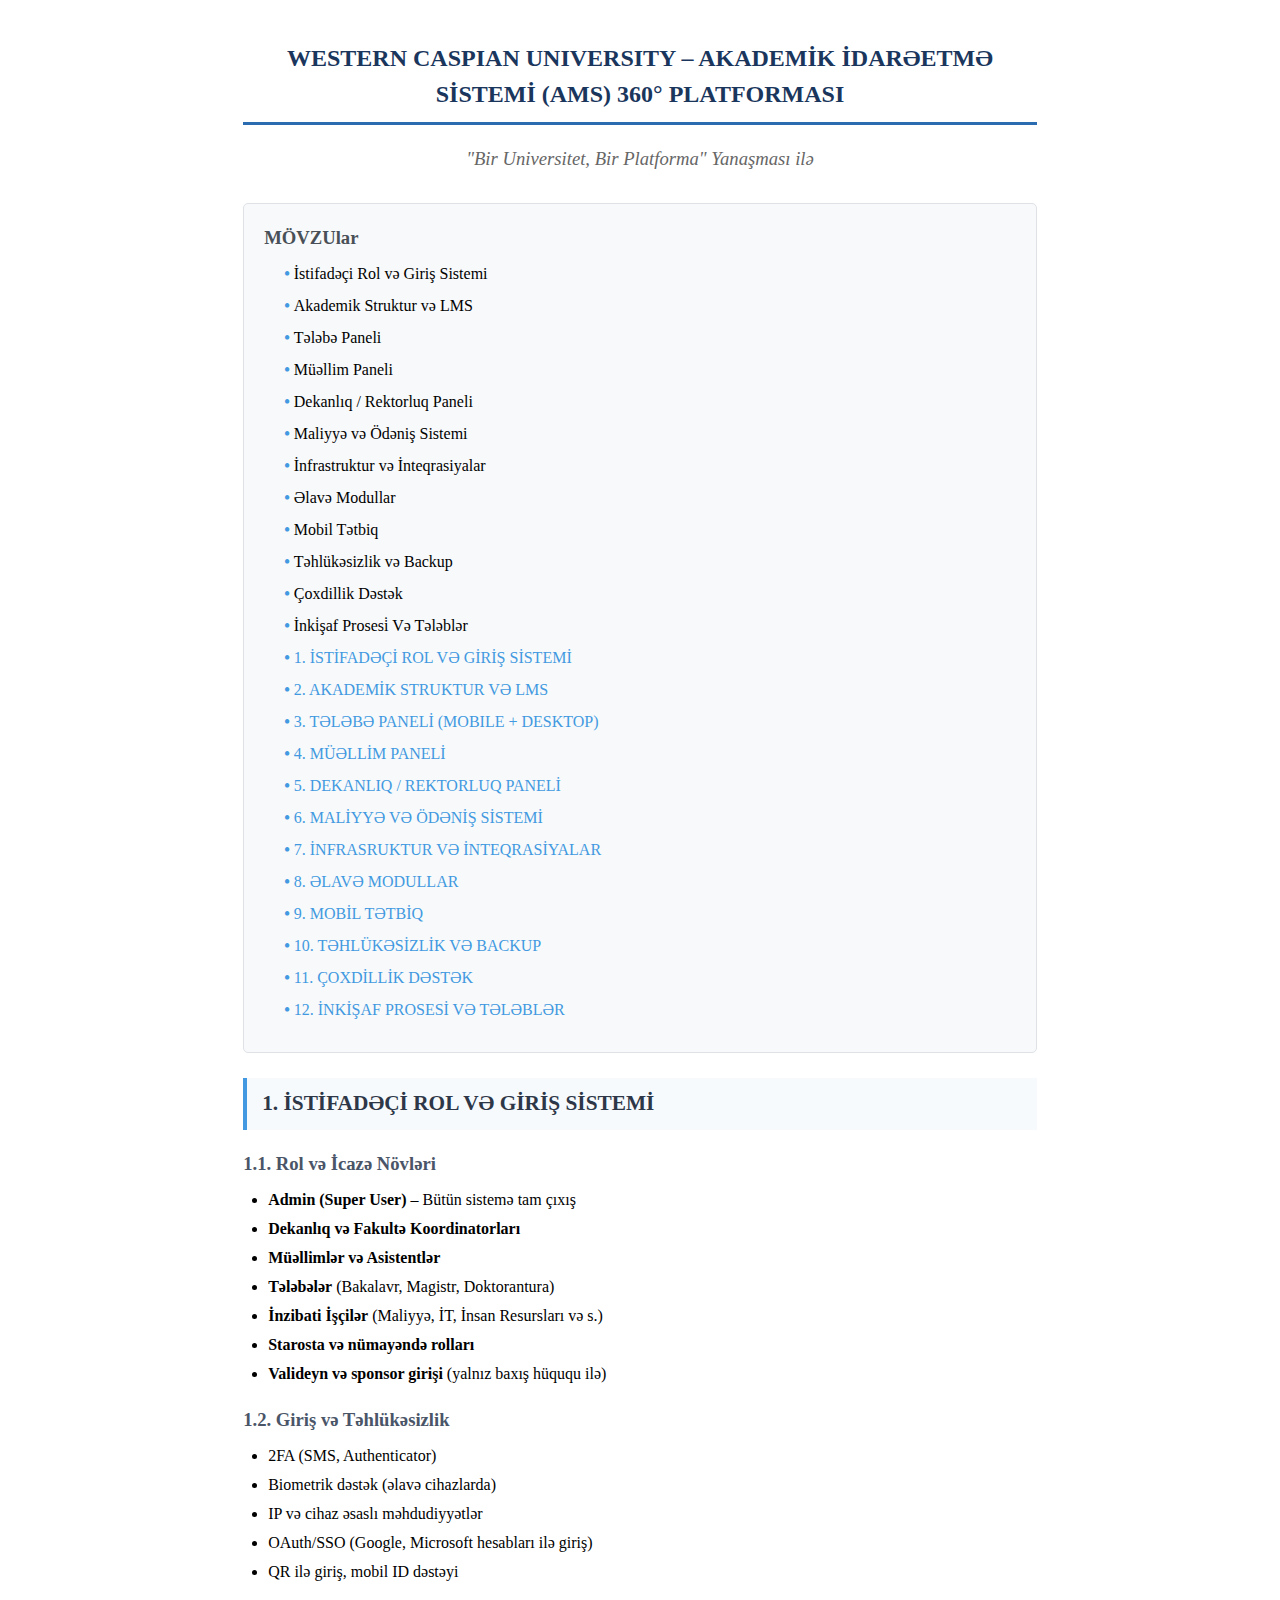
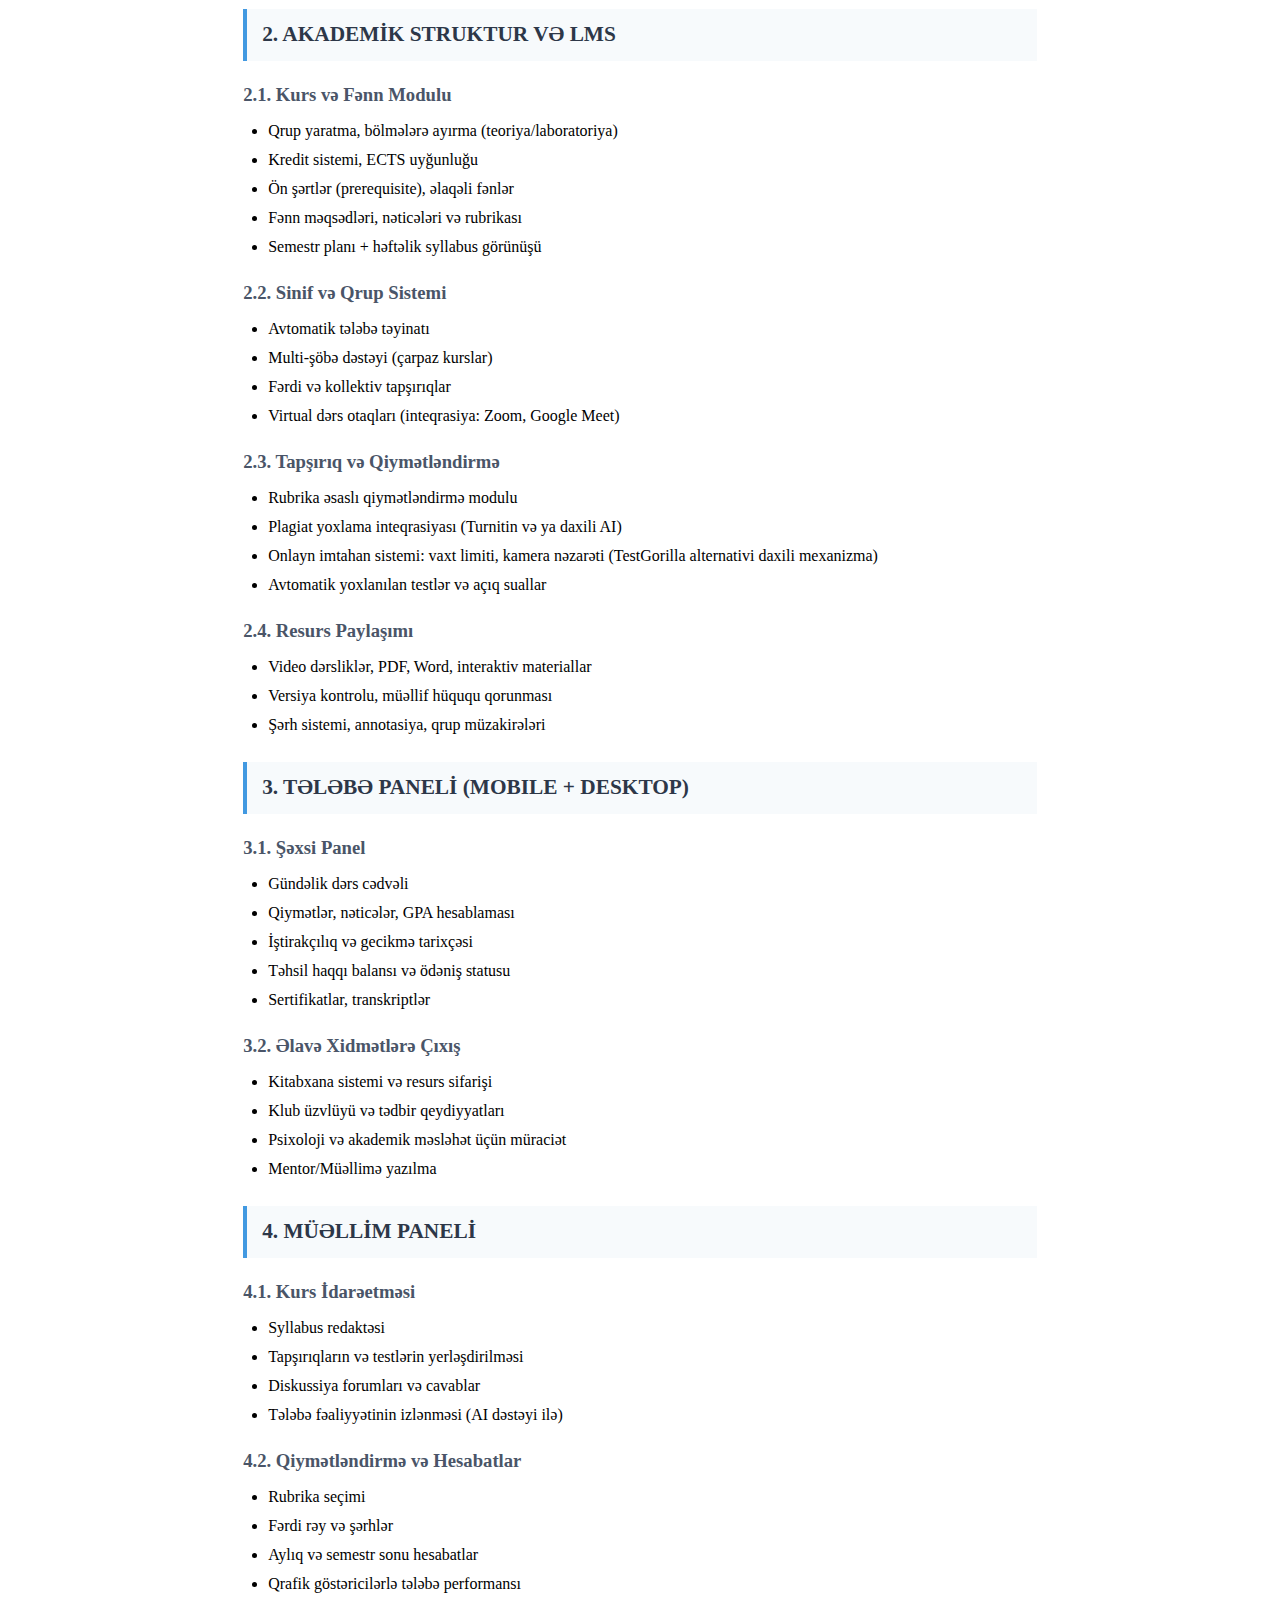
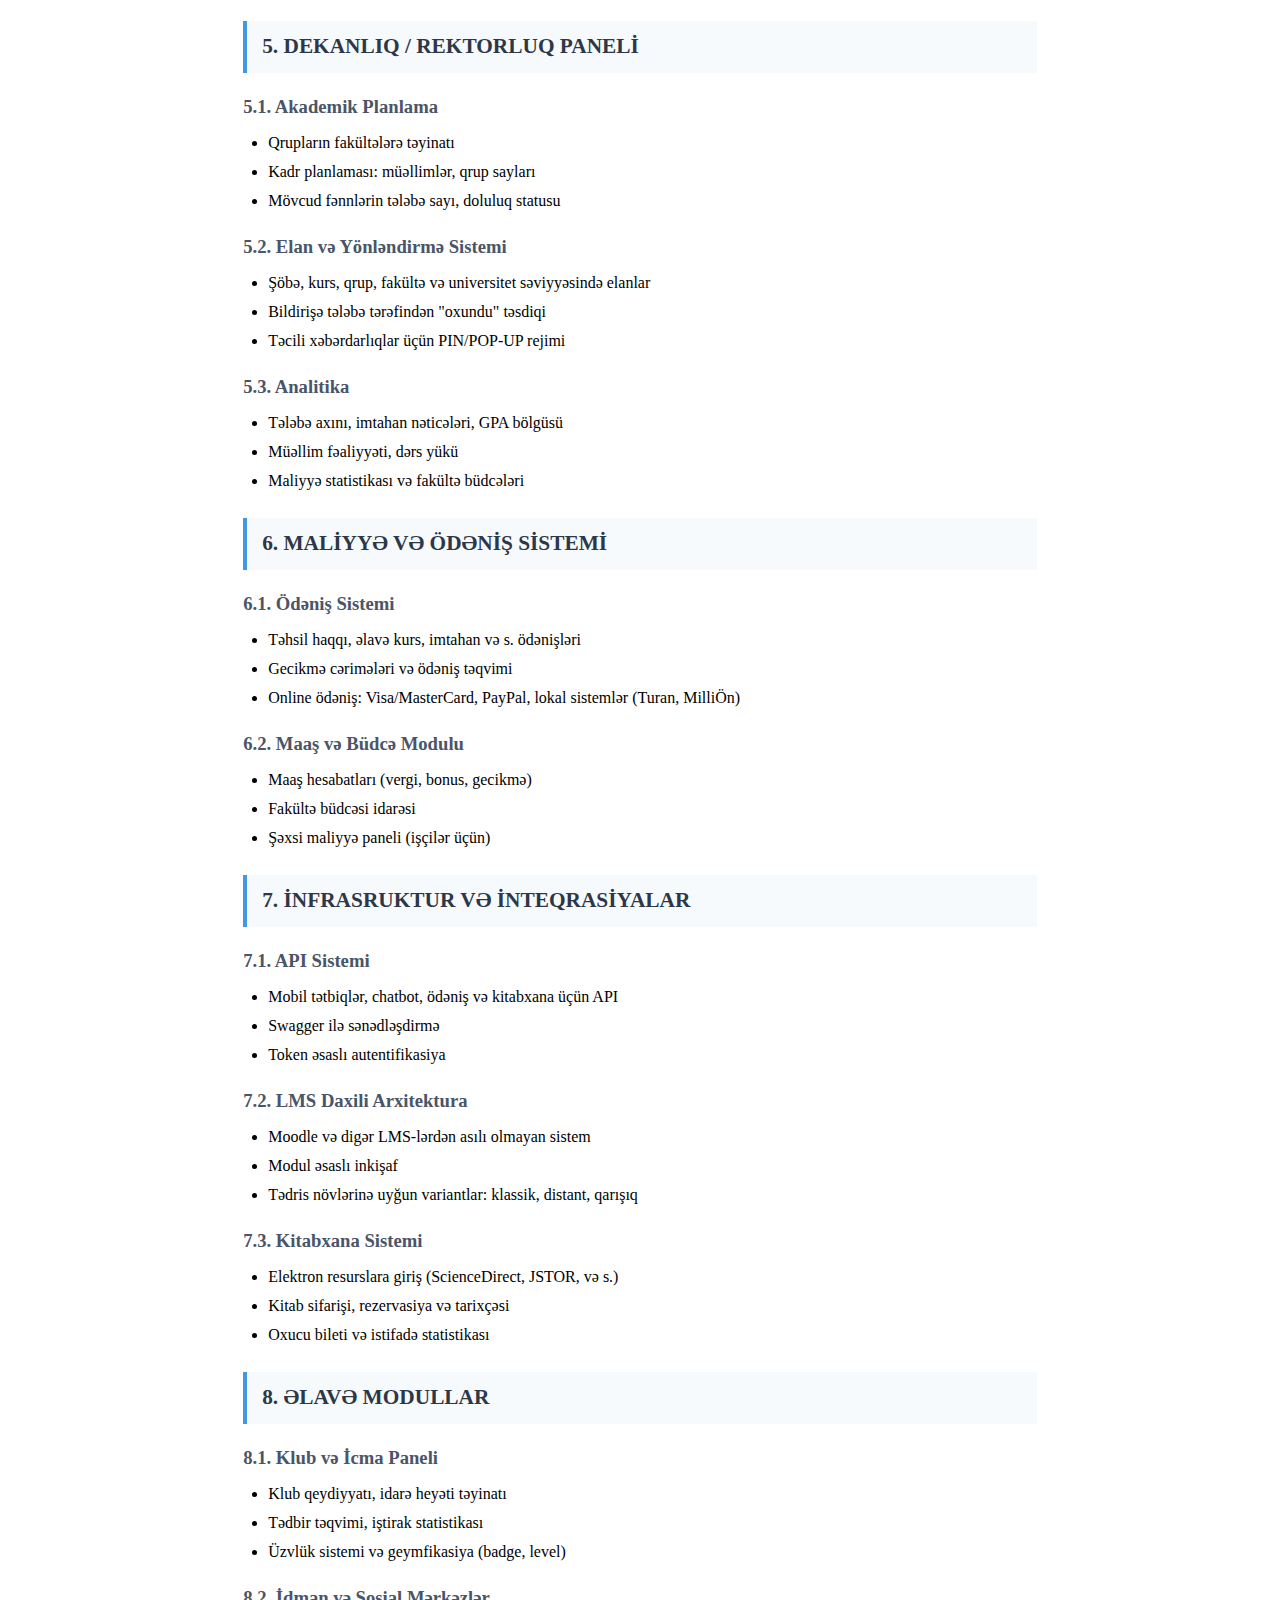
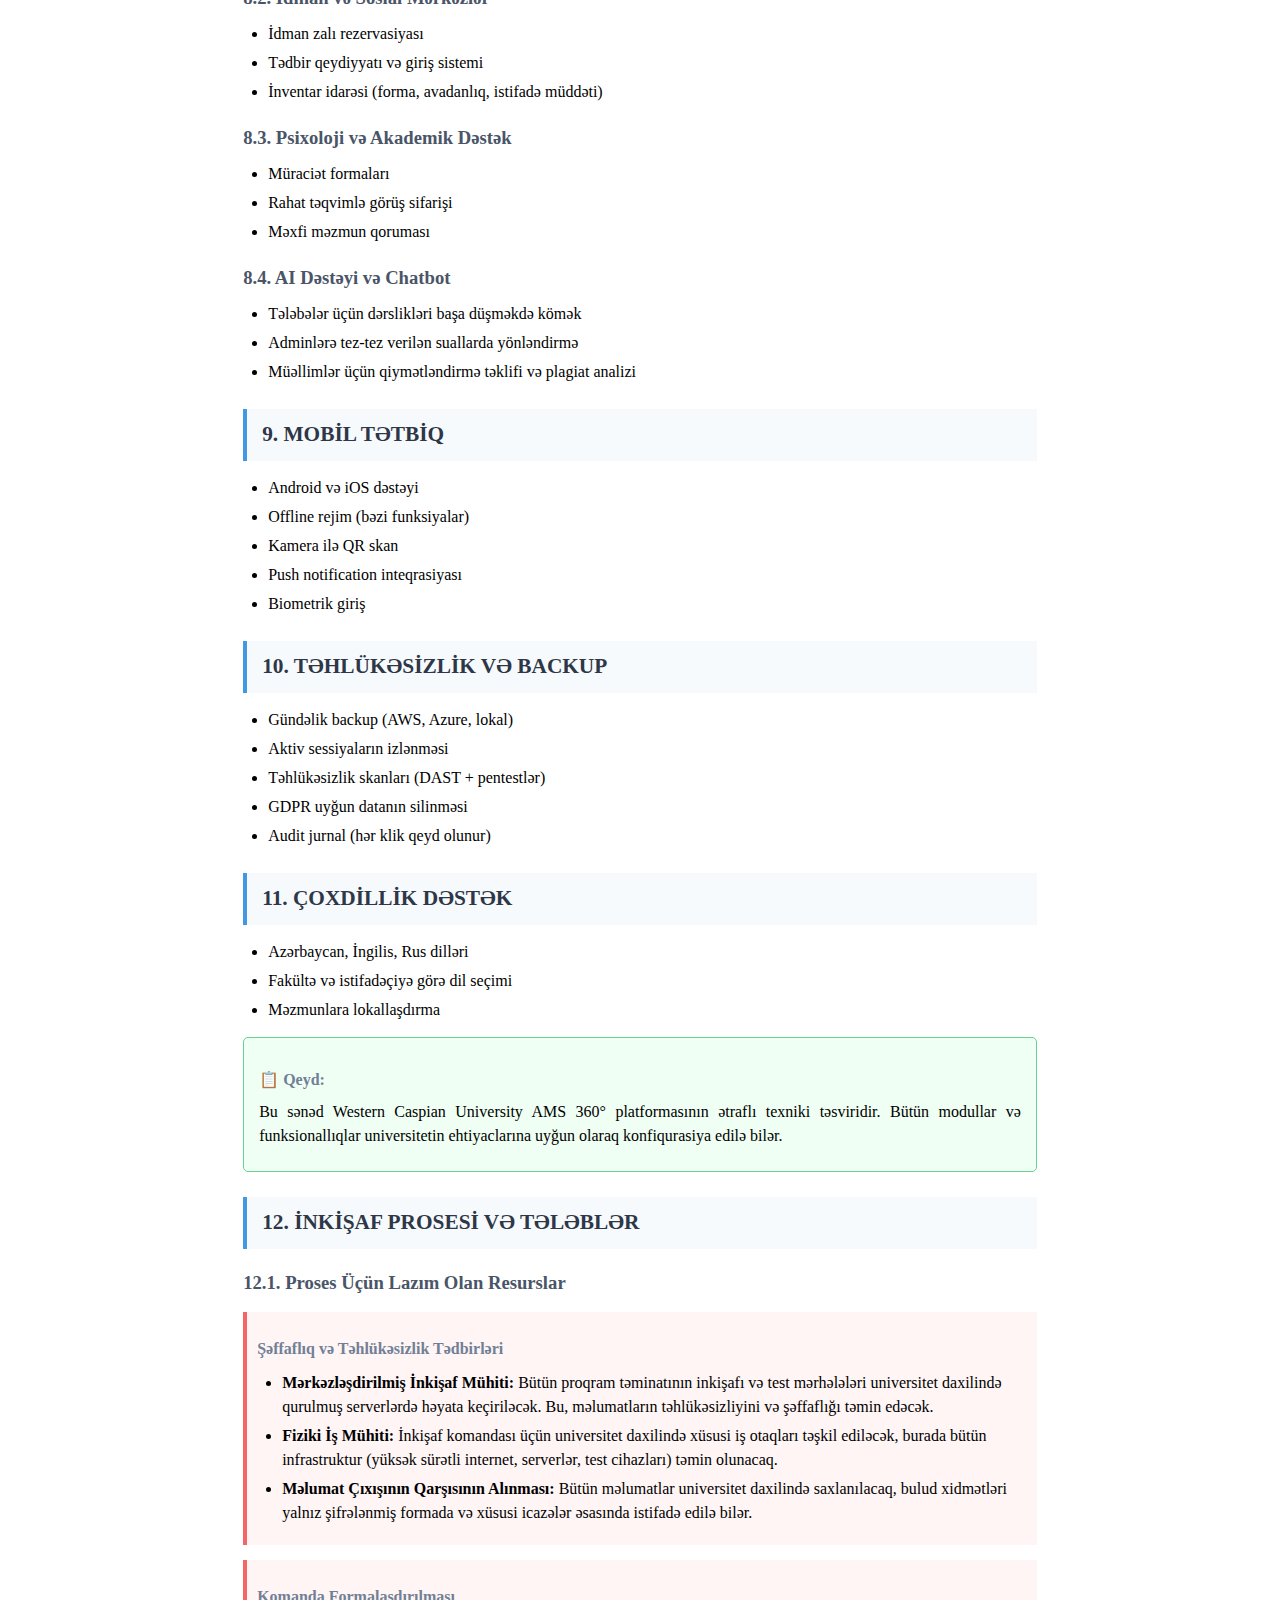
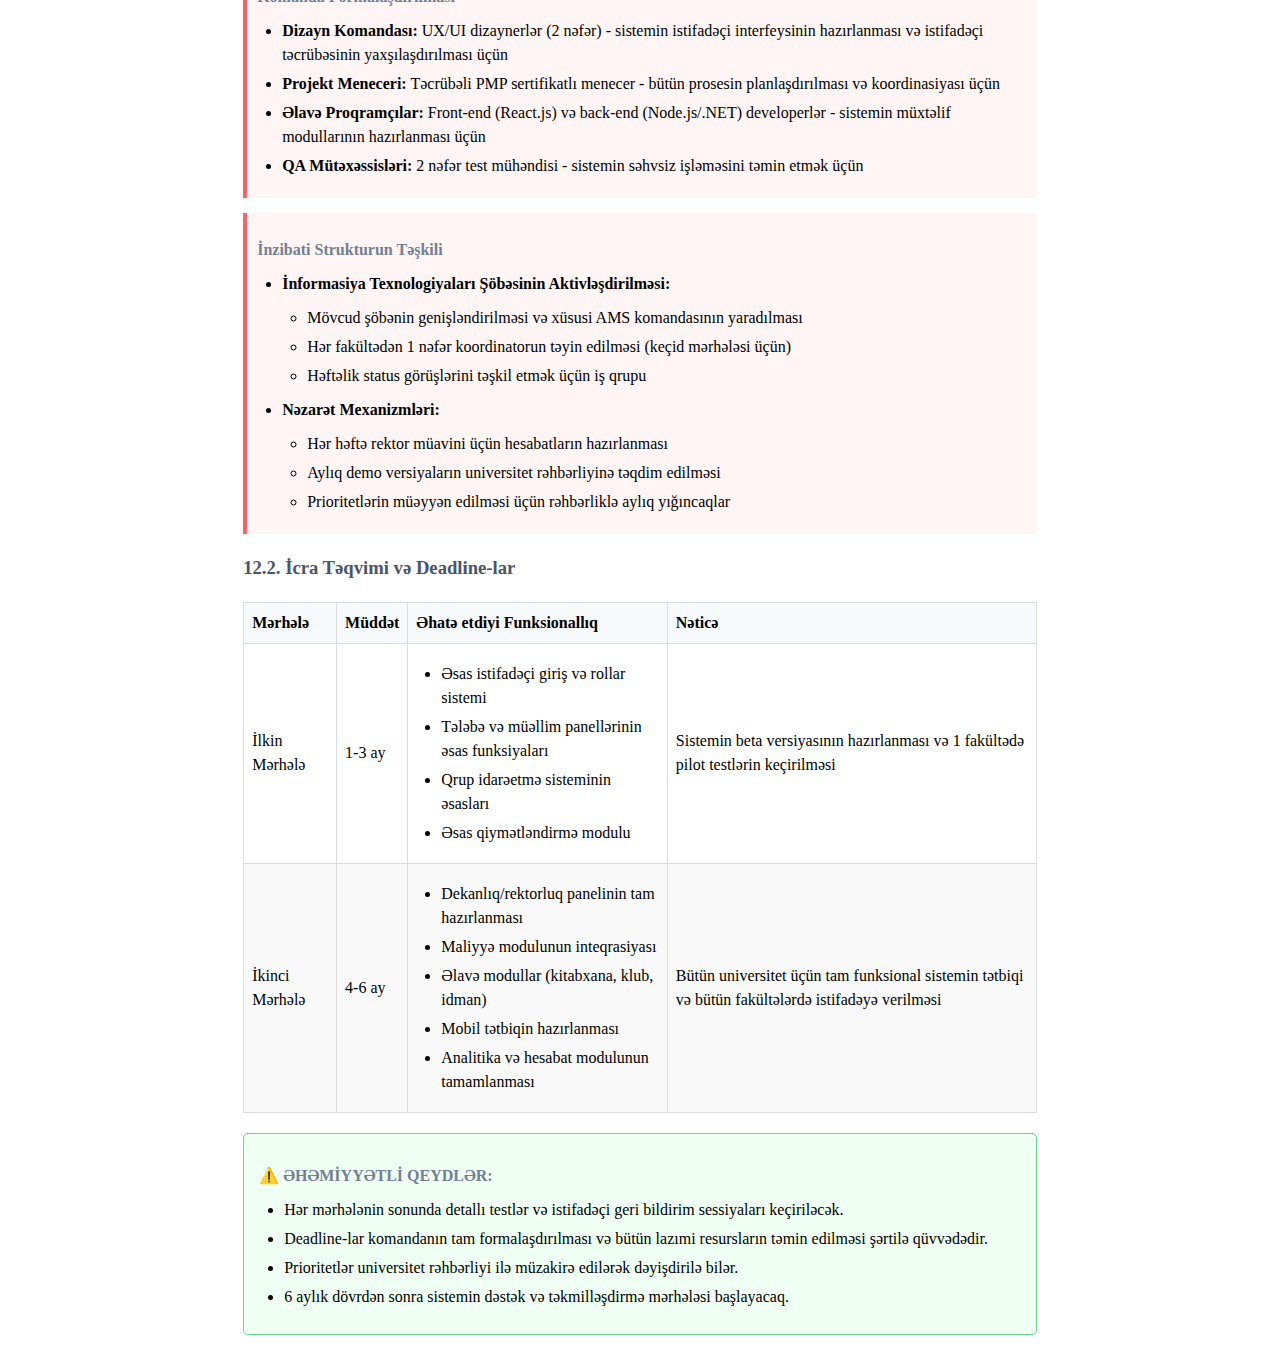
<file: offer/ams/wcu/index.html>
<!DOCTYPE html>
<html lang="az">
<head>
    <meta charset="UTF-8">
    <meta name="viewport" content="width=device-width, initial-scale=1.0">
    <title>WCU AMS 360° Platform</title>
    <style>
        @page {
            size: A4;
            margin: 2.54cm;
        }
        
        body {
            font-family: 'Times New Roman', serif;
            font-size: 12pt;
            line-height: 1.5;
            color: #000;
            background: white;
            margin: 0;
            padding: 20px;
            max-width: 21cm;
            margin: 0 auto;
        }
        
        h1 {
            font-size: 18pt;
            font-weight: bold;
            text-align: center;
            margin: 20px 0;
            color: #1a365d;
            border-bottom: 3px solid #2b6cb0;
            padding-bottom: 10px;
        }
        
        h2 {
            font-size: 16pt;
            font-weight: bold;
            color: #2d3748;
            margin: 25px 0 15px 0;
            border-left: 4px solid #4299e1;
            padding-left: 15px;
            background: #f7fafc;
            padding: 10px 15px;
        }
        
        h3 {
            font-size: 14pt;
            font-weight: bold;
            color: #4a5568;
            margin: 20px 0 10px 0;
        }
        
        h4 {
            font-size: 12pt;
            font-weight: bold;
            color: #718096;
            margin: 15px 0 8px 0;
        }
        
        p {
            margin: 8px 0;
            text-align: justify;
        }
        
        ul, ol {
            margin: 10px 0;
            padding-left: 25px;
        }
        
        li {
            margin: 5px 0;
        }
        
        .subtitle {
            text-align: center;
            font-style: italic;
            color: #666;
            margin-bottom: 30px;
            font-size: 14pt;
        }
        
        .section-break {
            page-break-before: always;
        }
        
        .highlight {
            background: #fff5f5;
            border-left: 4px solid #f56565;
            padding: 10px;
            margin: 15px 0;
        }
        
        .info-box {
            background: #f0fff4;
            border: 1px solid #68d391;
            border-radius: 5px;
            padding: 15px;
            margin: 15px 0;
        }
        
        .download-btn {
            background: #4299e1;
            color: white;
            padding: 12px 24px;
            border: none;
            border-radius: 6px;
            cursor: pointer;
            font-size: 14px;
            margin: 20px auto;
            display: block;
            text-decoration: none;
            text-align: center;
            max-width: 200px;
        }
        
        .download-btn:hover {
            background: #3182ce;
        }
        
        .toc {
            background: #f8f9fa;
            border: 1px solid #dee2e6;
            padding: 20px;
            margin: 20px 0;
            border-radius: 5px;
        }
        
        .toc h3 {
            margin-top: 0;
            color: #495057;
        }
        
        .toc ul {
            list-style-type: none;
            padding-left: 0;
        }
        
        .toc li {
            margin: 8px 0;
            padding-left: 20px;
        }
        
        .toc li:before {
            content: "• ";
            color: #4299e1;
            font-weight: bold;
        }
        
        @media print {
            body {
                margin: 0;
                padding: 0;
            }
            
            .download-btn {
                display: none;
            }
            
            h2 {
                page-break-after: avoid;
            }
            
            h3, h4 {
                page-break-after: avoid;
            }
        }
    </style>
</head>
<body>
    <h1>WESTERN CASPIAN UNIVERSITY – AKADEMİK İDARƏETMƏ SİSTEMİ (AMS) 360° PLATFORMASI</h1>
    
    <p class="subtitle">"Bir Universitet, Bir Platforma" Yanaşması ilə</p>
    
    <div class="toc">
        <h3>MÖVZUlar</h3>
        <ul>
            <li>İstifadəçi Rol və Giriş Sistemi</li>
            <li>Akademik Struktur və LMS</li>
            <li>Tələbə Paneli</li>
            <li>Müəllim Paneli</li>
            <li>Dekanlıq / Rektorluq Paneli</li>
            <li>Maliyyə və Ödəniş Sistemi</li>
            <li>İnfrastruktur və İnteqrasiyalar</li>
            <li>Əlavə Modullar</li>
            <li>Mobil Tətbiq</li>
            <li>Təhlükəsizlik və Backup</li>
            <li>Çoxdillik Dəstək</li>
            <li>İnki̇şaf Prosesi̇ Və Tələblər</li>
        </ul>
    </div>

    <h2>1. İSTİFADƏÇİ ROL VƏ GİRİŞ SİSTEMİ</h2>

    <h3>1.1. Rol və İcazə Növləri</h3>
    <ul>
        <li><strong>Admin (Super User)</strong> – Bütün sistemə tam çıxış</li>
        <li><strong>Dekanlıq və Fakultə Koordinatorları</strong></li>
        <li><strong>Müəllimlər və Asistentlər</strong></li>
        <li><strong>Tələbələr</strong> (Bakalavr, Magistr, Doktorantura)</li>
        <li><strong>İnzibati İşçilər</strong> (Maliyyə, İT, İnsan Resursları və s.)</li>
        <li><strong>Starosta və nümayəndə rolları</strong></li>
        <li><strong>Valideyn və sponsor girişi</strong> (yalnız baxış hüququ ilə)</li>
    </ul>

    <h3>1.2. Giriş və Təhlükəsizlik</h3>
    <ul>
        <li>2FA (SMS, Authenticator)</li>
        <li>Biometrik dəstək (əlavə cihazlarda)</li>
        <li>IP və cihaz əsaslı məhdudiyyətlər</li>
        <li>OAuth/SSO (Google, Microsoft hesabları ilə giriş)</li>
        <li>QR ilə giriş, mobil ID dəstəyi</li>
    </ul>

    <div class="section-break"></div>

    <h2>2. AKADEMİK STRUKTUR VƏ LMS</h2>

    <h3>2.1. Kurs və Fənn Modulu</h3>
    <ul>
        <li>Qrup yaratma, bölmələrə ayırma (teoriya/laboratoriya)</li>
        <li>Kredit sistemi, ECTS uyğunluğu</li>
        <li>Ön şərtlər (prerequisite), əlaqəli fənlər</li>
        <li>Fənn məqsədləri, nəticələri və rubrikası</li>
        <li>Semestr planı + həftəlik syllabus görünüşü</li>
    </ul>

    <h3>2.2. Sinif və Qrup Sistemi</h3>
    <ul>
        <li>Avtomatik tələbə təyinatı</li>
        <li>Multi-şöbə dəstəyi (çarpaz kurslar)</li>
        <li>Fərdi və kollektiv tapşırıqlar</li>
        <li>Virtual dərs otaqları (inteqrasiya: Zoom, Google Meet)</li>
    </ul>

    <h3>2.3. Tapşırıq və Qiymətləndirmə</h3>
    <ul>
        <li>Rubrika əsaslı qiymətləndirmə modulu</li>
        <li>Plagiat yoxlama inteqrasiyası (Turnitin və ya daxili AI)</li>
        <li>Onlayn imtahan sistemi: vaxt limiti, kamera nəzarəti (TestGorilla alternativi daxili mexanizma)</li>
        <li>Avtomatik yoxlanılan testlər və açıq suallar</li>
    </ul>

    <h3>2.4. Resurs Paylaşımı</h3>
    <ul>
        <li>Video dərsliklər, PDF, Word, interaktiv materiallar</li>
        <li>Versiya kontrolu, müəllif hüququ qorunması</li>
        <li>Şərh sistemi, annotasiya, qrup müzakirələri</li>
    </ul>

    <div class="section-break"></div>

    <h2>3. TƏLƏBƏ PANELİ (MOBILE + DESKTOP)</h2>

    <h3>3.1. Şəxsi Panel</h3>
    <ul>
        <li>Gündəlik dərs cədvəli</li>
        <li>Qiymətlər, nəticələr, GPA hesablaması</li>
        <li>İştirakçılıq və gecikmə tarixçəsi</li>
        <li>Təhsil haqqı balansı və ödəniş statusu</li>
        <li>Sertifikatlar, transkriptlər</li>
    </ul>

    <h3>3.2. Əlavə Xidmətlərə Çıxış</h3>
    <ul>
        <li>Kitabxana sistemi və resurs sifarişi</li>
        <li>Klub üzvlüyü və tədbir qeydiyyatları</li>
        <li>Psixoloji və akademik məsləhət üçün müraciət</li>
        <li>Mentor/Müəllimə yazılma</li>
    </ul>

    <h2>4. MÜƏLLİM PANELİ</h2>

    <h3>4.1. Kurs İdarəetməsi</h3>
    <ul>
        <li>Syllabus redaktəsi</li>
        <li>Tapşırıqların və testlərin yerləşdirilməsi</li>
        <li>Diskussiya forumları və cavablar</li>
        <li>Tələbə fəaliyyətinin izlənməsi (AI dəstəyi ilə)</li>
    </ul>

    <h3>4.2. Qiymətləndirmə və Hesabatlar</h3>
    <ul>
        <li>Rubrika seçimi</li>
        <li>Fərdi rəy və şərhlər</li>
        <li>Aylıq və semestr sonu hesabatlar</li>
        <li>Qrafik göstəricilərlə tələbə performansı</li>
    </ul>

    <div class="section-break"></div>

    <h2>5. DEKANLIQ / REKTORLUQ PANELİ</h2>

    <h3>5.1. Akademik Planlama</h3>
    <ul>
        <li>Qrupların fakültələrə təyinatı</li>
        <li>Kadr planlaması: müəllimlər, qrup sayları</li>
        <li>Mövcud fənnlərin tələbə sayı, doluluq statusu</li>
    </ul>

    <h3>5.2. Elan və Yönləndirmə Sistemi</h3>
    <ul>
        <li>Şöbə, kurs, qrup, fakültə və universitet səviyyəsində elanlar</li>
        <li>Bildirişə tələbə tərəfindən "oxundu" təsdiqi</li>
        <li>Təcili xəbərdarlıqlar üçün PIN/POP-UP rejimi</li>
    </ul>

    <h3>5.3. Analitika</h3>
    <ul>
        <li>Tələbə axını, imtahan nəticələri, GPA bölgüsü</li>
        <li>Müəllim fəaliyyəti, dərs yükü</li>
        <li>Maliyyə statistikası və fakültə büdcələri</li>
    </ul>

    <h2>6. MALİYYƏ VƏ ÖDƏNİŞ SİSTEMİ</h2>

    <h3>6.1. Ödəniş Sistemi</h3>
    <ul>
        <li>Təhsil haqqı, əlavə kurs, imtahan və s. ödənişləri</li>
        <li>Gecikmə cərimələri və ödəniş təqvimi</li>
        <li>Online ödəniş: Visa/MasterCard, PayPal, lokal sistemlər (Turan, MilliÖn)</li>
    </ul>

    <h3>6.2. Maaş və Büdcə Modulu</h3>
    <ul>
        <li>Maaş hesabatları (vergi, bonus, gecikmə)</li>
        <li>Fakültə büdcəsi idarəsi</li>
        <li>Şəxsi maliyyə paneli (işçilər üçün)</li>
    </ul>

    <div class="section-break"></div>

    <h2>7. İNFRASRUKTUR VƏ İNTEQRASİYALAR</h2>

    <h3>7.1. API Sistemi</h3>
    <ul>
        <li>Mobil tətbiqlər, chatbot, ödəniş və kitabxana üçün API</li>
        <li>Swagger ilə sənədləşdirmə</li>
        <li>Token əsaslı autentifikasiya</li>
    </ul>

    <h3>7.2. LMS Daxili Arxitektura</h3>
    <ul>
        <li>Moodle və digər LMS-lərdən asılı olmayan sistem</li>
        <li>Modul əsaslı inkişaf</li>
        <li>Tədris növlərinə uyğun variantlar: klassik, distant, qarışıq</li>
    </ul>

    <h3>7.3. Kitabxana Sistemi</h3>
    <ul>
        <li>Elektron resurslara giriş (ScienceDirect, JSTOR, və s.)</li>
        <li>Kitab sifarişi, rezervasiya və tarixçəsi</li>
        <li>Oxucu bileti və istifadə statistikası</li>
    </ul>

    <h2>8. ƏLAVƏ MODULLAR</h2>

    <h3>8.1. Klub və İcma Paneli</h3>
    <ul>
        <li>Klub qeydiyyatı, idarə heyəti təyinatı</li>
        <li>Tədbir təqvimi, iştirak statistikası</li>
        <li>Üzvlük sistemi və geymfikasiya (badge, level)</li>
    </ul>

    <h3>8.2. İdman və Sosial Mərkəzlər</h3>
    <ul>
        <li>İdman zalı rezervasiyası</li>
        <li>Tədbir qeydiyyatı və giriş sistemi</li>
        <li>İnventar idarəsi (forma, avadanlıq, istifadə müddəti)</li>
    </ul>

    <h3>8.3. Psixoloji və Akademik Dəstək</h3>
    <ul>
        <li>Müraciət formaları</li>
        <li>Rahat təqvimlə görüş sifarişi</li>
        <li>Məxfi məzmun qoruması</li>
    </ul>

    <h3>8.4. AI Dəstəyi və Chatbot</h3>
    <ul>
        <li>Tələbələr üçün dərslikləri başa düşməkdə kömək</li>
        <li>Adminlərə tez-tez verilən suallarda yönləndirmə</li>
        <li>Müəllimlər üçün qiymətləndirmə təklifi və plagiat analizi</li>
    </ul>

    <div class="section-break"></div>

    <h2>9. MOBİL TƏTBİQ</h2>
    <ul>
        <li>Android və iOS dəstəyi</li>
        <li>Offline rejim (bəzi funksiyalar)</li>
        <li>Kamera ilə QR skan</li>
        <li>Push notification inteqrasiyası</li>
        <li>Biometrik giriş</li>
    </ul>

    <h2>10. TƏHLÜKƏSİZLİK VƏ BACKUP</h2>
    <ul>
        <li>Gündəlik backup (AWS, Azure, lokal)</li>
        <li>Aktiv sessiyaların izlənməsi</li>
        <li>Təhlükəsizlik skanları (DAST + pentestlər)</li>
        <li>GDPR uyğun datanın silinməsi</li>
        <li>Audit jurnal (hər klik qeyd olunur)</li>
    </ul>

    <h2>11. ÇOXDİLLİK DƏSTƏK</h2>
    <ul>
        <li>Azərbaycan, İngilis, Rus dilləri</li>
        <li>Fakültə və istifadəçiyə görə dil seçimi</li>
        <li>Məzmunlara lokallaşdırma</li>
    </ul>

    <div class="info-box">
        <h4>📋 Qeyd:</h4>
        <p>Bu sənəd Western Caspian University AMS 360° platformasının ətraflı texniki təsviridir. Bütün modullar və funksionallıqlar universitetin ehtiyaclarına uyğun olaraq konfiqurasiya edilə bilər.</p>
    </div>

    <!-- New Content Starts Here -->
    <div class="section-break"></div>

    <h2>12. İNKİŞAF PROSESİ VƏ TƏLƏBLƏR</h2>

    <h3>12.1. Proses Üçün Lazım Olan Resurslar</h3>
    
    <div class="highlight">
        <h4>Şəffaflıq və Təhlükəsizlik Tədbirləri</h4>
        <ul>
            <li><strong>Mərkəzləşdirilmiş İnkişaf Mühiti:</strong> Bütün proqram təminatının inkişafı və test mərhələləri universitet daxilində qurulmuş serverlərdə həyata keçiriləcək. Bu, məlumatların təhlükəsizliyini və şəffaflığı təmin edəcək.</li>
            <li><strong>Fiziki İş Mühiti:</strong> İnkişaf komandası üçün universitet daxilində xüsusi iş otaqları təşkil ediləcək, burada bütün infrastruktur (yüksək sürətli internet, serverlər, test cihazları) təmin olunacaq.</li>
            <li><strong>Məlumat Çıxışının Qarşısının Alınması:</strong> Bütün məlumatlar universitet daxilində saxlanılacaq, bulud xidmətləri yalnız şifrələnmiş formada və xüsusi icazələr əsasında istifadə edilə bilər.</li>
        </ul>
    </div>

    <div class="highlight">
        <h4>Komanda Formalaşdırılması</h4>
        <ul>
            <li><strong>Dizayn Komandası:</strong> UX/UI dizaynerlər (2 nəfər) - sistemin istifadəçi interfeysinin hazırlanması və istifadəçi təcrübəsinin yaxşılaşdırılması üçün</li>
            <li><strong>Projekt Meneceri:</strong> Təcrübəli PMP sertifikatlı menecer - bütün prosesin planlaşdırılması və koordinasiyası üçün</li>
            <li><strong>Əlavə Proqramçılar:</strong> Front-end (React.js) və back-end (Node.js/.NET) developerlər - sistemin müxtəlif modullarının hazırlanması üçün</li>
            <li><strong>QA Mütəxəssisləri:</strong> 2 nəfər test mühəndisi - sistemin səhvsiz işləməsini təmin etmək üçün</li>
        </ul>
    </div>

    <div class="highlight">
        <h4>İnzibati Strukturun Təşkili</h4>
        <ul>
            <li><strong>İnformasiya Texnologiyaları Şöbəsinin Aktivləşdirilməsi:</strong> 
                <ul>
                    <li>Mövcud şöbənin genişləndirilməsi və xüsusi AMS komandasının yaradılması</li>
                    <li>Hər fakültədən 1 nəfər koordinatorun təyin edilməsi (keçid mərhələsi üçün)</li>
                    <li>Həftəlik status görüşlərini təşkil etmək üçün iş qrupu</li>
                </ul>
            </li>
            <li><strong>Nəzarət Mexanizmləri:</strong>
                <ul>
                    <li>Hər həftə rektor müavini üçün hesabatların hazırlanması</li>
                    <li>Aylıq demo versiyaların universitet rəhbərliyinə təqdim edilməsi</li>
                    <li>Prioritetlərin müəyyən edilməsi üçün rəhbərliklə aylıq yığıncaqlar</li>
                </ul>
            </li>
        </ul>
    </div>

    <h3>12.2. İcra Təqvimi və Deadline-lar</h3>
    
    <table style="width: 100%; border-collapse: collapse; margin: 20px 0;">
        <thead>
            <tr style="background-color: #f7fafc;">
                <th style="border: 1px solid #ddd; padding: 8px; text-align: left;">Mərhələ</th>
                <th style="border: 1px solid #ddd; padding: 8px; text-align: left;">Müddət</th>
                <th style="border: 1px solid #ddd; padding: 8px; text-align: left;">Əhatə etdiyi Funksionallıq</th>
                <th style="border: 1px solid #ddd; padding: 8px; text-align: left;">Nəticə</th>
            </tr>
        </thead>
        <tbody>
            <tr>
                <td style="border: 1px solid #ddd; padding: 8px;">İlkin Mərhələ</td>
                <td style="border: 1px solid #ddd; padding: 8px;">1-3 ay</td>
                <td style="border: 1px solid #ddd; padding: 8px;">
                    <ul>
                        <li>Əsas istifadəçi giriş və rollar sistemi</li>
                        <li>Tələbə və müəllim panellərinin əsas funksiyaları</li>
                        <li>Qrup idarəetmə sisteminin əsasları</li>
                        <li>Əsas qiymətləndirmə modulu</li>
                    </ul>
                </td>
                <td style="border: 1px solid #ddd; padding: 8px;">
                    Sistemin beta versiyasının hazırlanması və 1 fakültədə pilot testlərin keçirilməsi
                </td>
            </tr>
            <tr style="background-color: #f9f9f9;">
                <td style="border: 1px solid #ddd; padding: 8px;">İkinci Mərhələ</td>
                <td style="border: 1px solid #ddd; padding: 8px;">4-6 ay</td>
                <td style="border: 1px solid #ddd; padding: 8px;">
                    <ul>
                        <li>Dekanlıq/rektorluq panelinin tam hazırlanması</li>
                        <li>Maliyyə modulunun inteqrasiyası</li>
                        <li>Əlavə modullar (kitabxana, klub, idman)</li>
                        <li>Mobil tətbiqin hazırlanması</li>
                        <li>Analitika və hesabat modulunun tamamlanması</li>
                    </ul>
                </td>
                <td style="border: 1px solid #ddd; padding: 8px;">
                    Bütün universitet üçün tam funksional sistemin tətbiqi və bütün fakültələrdə istifadəyə verilməsi
                </td>
            </tr>
        </tbody>
    </table>

    <div class="info-box">
        <h4>⚠️ ƏHƏMİYYƏTLİ QEYDLƏR:</h4>
        <ul>
            <li>Hər mərhələnin sonunda detallı testlər və istifadəçi geri bildirim sessiyaları keçiriləcək.</li>
            <li>Deadline-lar komandanın tam formalaşdırılması və bütün lazımi resursların təmin edilməsi şərtilə qüvvədədir.</li>
            <li>Prioritetlər universitet rəhbərliyi ilə müzakirə edilərək dəyişdirilə bilər.</li>
            <li>6 aylık dövrdən sonra sistemin dəstək və təkmilləşdirmə mərhələsi başlayacaq.</li>
        </ul>
    </div>

    <script>
        function downloadAsDocx() {
            // Create a more comprehensive HTML structure for Word conversion
            const docContent = `
<!DOCTYPE html>
<html>
<head>
    <meta charset="UTF-8">
    <title>WCU AMS 360° Platform</title>
    <style>
        body { font-family: 'Times New Roman', serif; font-size: 12pt; line-height: 1.5; }
        h1 { font-size: 18pt; text-align: center; font-weight: bold; }
        h2 { font-size: 16pt; font-weight: bold; color: #2d3748; }
        h3 { font-size: 14pt; font-weight: bold; color: #4a5568; }
        p { margin: 8px 0; }
        ul { margin: 10px 0; padding-left: 25px; }
        li { margin: 5px 0; }
    </style>
</head>
<body>
${document.body.innerHTML.replace(/<button[^>]*>.*?<\/button>/g, '')}
</body>
</html>`;

            const blob = new Blob([docContent], {
                type: 'application/vnd.openxmlformats-officedocument.wordprocessingml.document'
            });
            
            const url = URL.createObjectURL(blob);
            const a = document.createElement('a');
            a.href = url;
            a.download = 'WCU_AMS_360_Platform.docx';
            document.body.appendChild(a);
            a.click();
            document.body.removeChild(a);
            URL.revokeObjectURL(url);
            
            // Alternative method - create HTML file that can be opened in Word
            const htmlBlob = new Blob([docContent], { type: 'text/html' });
            const htmlUrl = URL.createObjectURL(htmlBlob);
            const htmlLink = document.createElement('a');
            htmlLink.href = htmlUrl;
            htmlLink.download = 'WCU_AMS_360_Platform.html';
            document.body.appendChild(htmlLink);
            htmlLink.click();
            document.body.removeChild(htmlLink);
            URL.revokeObjectURL(htmlUrl);
            
            alert('Sənəd HTML formatında yükləndi. Microsoft Word ilə açaraq DOCX olaraq saxlaya bilərsiniz.');
        }

        // Auto-generate table of contents
        document.addEventListener('DOMContentLoaded', function() {
            const headers = document.querySelectorAll('h2');
            const toc = document.querySelector('.toc ul');
            
            headers.forEach((header, index) => {
                const id = `section-${index}`;
                header.id = id;
                
                const li = document.createElement('li');
                li.innerHTML = `<a href="#${id}" style="text-decoration: none; color: #4299e1;">${header.textContent}</a>`;
                toc.appendChild(li);
            });
        });
    </script>
</body>
</html>
</file>
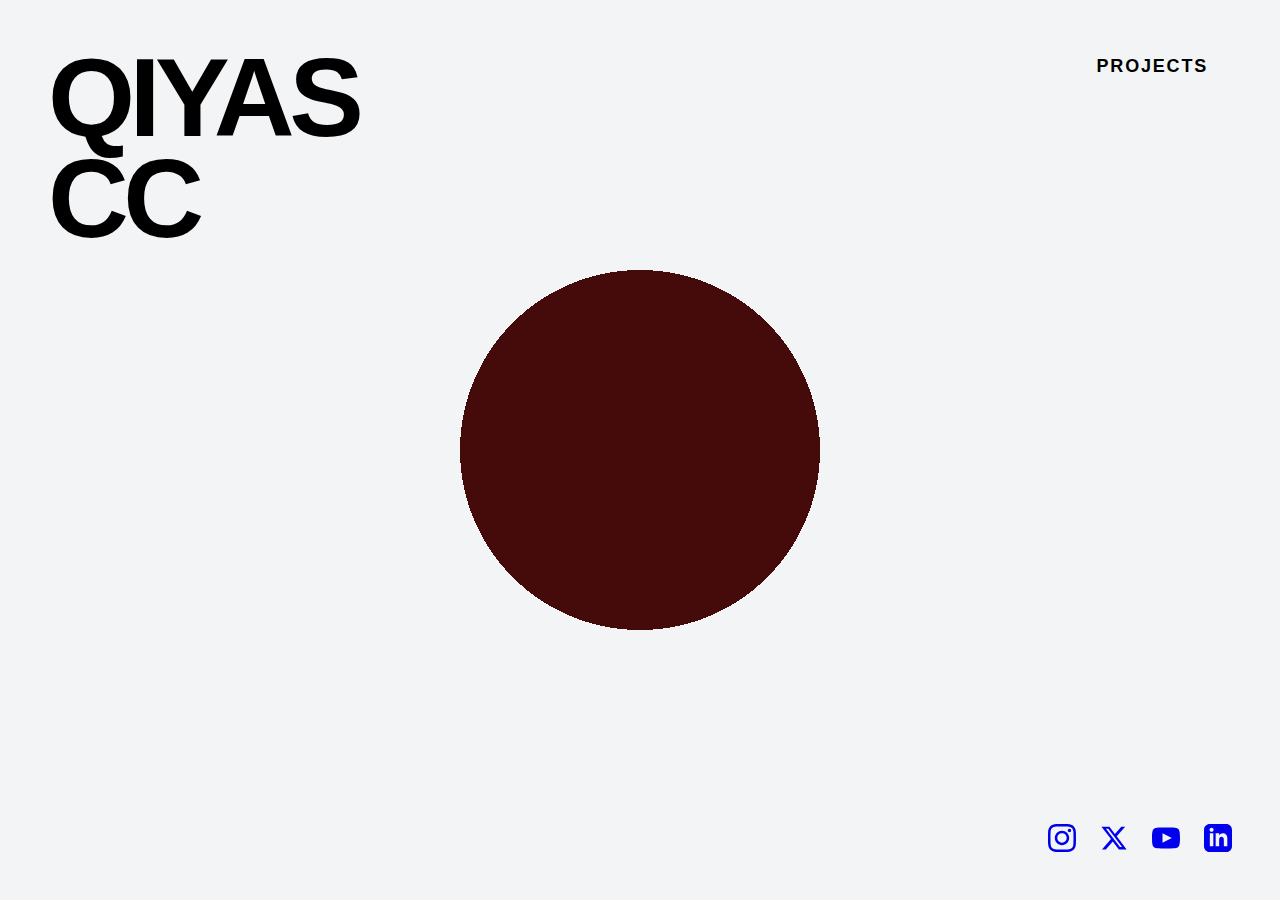
<file: unnecessary/profile/khumar/index.html>
<!DOCTYPE html>
<html lang="en">
<head>
    <meta charset="UTF-8">
    <meta name="viewport" content="width=device-width, initial-scale=1.0">
    <title>Qiyas CC - Portfolio</title>
    <style>
        /* RESET & BASE STYLES */
        * {
            margin: 0;
            padding: 0;
            box-sizing: border-box;
        }

        body {
            font-family: -apple-system, BlinkMacSystemFont, "Segoe UI", Roboto, Helvetica, Arial, sans-serif;
            overflow: hidden; /* Prevent scrollbars */
            background-color: #000;
            height: 100vh;
            width: 100vw;
            cursor: default; /* We will use our custom blob interaction */
        }

        /* UTILITIES */
        .w-full { width: 100%; }
        .h-full { height: 100%; }
        .absolute { position: absolute; }
        .inset-0 { top: 0; right: 0; bottom: 0; left: 0; }
        .flex { display: flex; }
        .flex-col { flex-direction: column; }
        .justify-between { justify-content: space-between; }
        .items-start { align-items: flex-start; }
        .items-end { align-items: flex-end; }
        .text-uppercase { text-transform: uppercase; }
        .font-black { font-weight: 900; }
        .tracking-tighter { letter-spacing: -0.05em; }
        .tracking-widest { letter-spacing: 0.1em; }
        
        /* LAYOUT CONTAINERS */
        .layer {
            position: absolute;
            top: 0;
            left: 0;
            width: 100%;
            height: 100%;
            overflow: hidden;
        }

        .bg-image {
            position: absolute;
            top: 0;
            left: 0;
            width: 100%;
            height: 100%;
            background-size: cover;
            background-position: center;
            background-repeat: no-repeat;
        }

        .content-wrapper {
            position: relative;
            width: 100%;
            height: 100%;
            padding: 2rem; /* Mobile default */
            display: flex;
            flex-direction: column;
            justify-content: space-between;
            z-index: 10;
        }

        @media (min-width: 768px) {
            .content-wrapper {
                padding: 3rem;
            }
        }

        /* TEXT STYLES */
        h1, h2 {
            font-size: 4rem; /* Mobile */
            line-height: 0.9;
            margin: 0;
        }

        @media (min-width: 768px) {
            h1, h2 {
                font-size: 7rem;
            }
        }

        /* BUTTON STYLES */
        .btn-projects {
            position: relative;
            background: none;
            border: none;
            padding: 0.5rem 1.5rem;
            font-size: 1.125rem;
            font-weight: 700;
            text-transform: uppercase;
            letter-spacing: 0.1em;
            cursor: pointer;
            overflow: hidden;
        }

        .btn-line {
            position: absolute;
            bottom: 0;
            left: 0;
            width: 100%;
            height: 2px;
            transform: scaleX(0);
            transition: transform 0.3s ease;
            transform-origin: right;
        }

        .btn-projects:hover .btn-line {
            transform: scaleX(1);
            transform-origin: left;
        }

        /* SOCIAL ICONS */
        .social-row {
            display: flex;
            gap: 1.5rem;
        }

        .social-icon {
            width: 28px;
            height: 28px;
            transition: transform 0.2s ease;
            display: block;
        }

        .social-icon:hover {
            transform: scale(1.1);
        }

        .social-icon svg {
            width: 100%;
            height: 100%;
            fill: currentColor;
        }

        /* LAYER 1: BASE (T-Shirt) 
           - Black Text
           - Using the raw GitHub link for the t-shirt image
        */
        #layer-base .bg-image {
            background-image: url('https://raw.githubusercontent.com/qiyaspersonal/qiyas.cc/refs/heads/main/unnecessary/profile/khumar/IMG-20251231-WA0050.jpg');
            background-color: #f3f4f6; /* Light gray fallback */
        }
        #layer-base {
            color: #000;
        }
        #layer-base .btn-line {
            background-color: #000;
        }

        /* LAYER 2: REVEAL (Iron Man)
           - White Text
           - Using the raw GitHub link for the Iron Man suit image
           - Initially hidden by mask
        */
        #layer-reveal {
            pointer-events: none; /* Let clicks pass through, or handle nicely */
            color: #fff;
        }
        #layer-reveal .bg-image {
            background-image: url('https://raw.githubusercontent.com/qiyaspersonal/qiyas.cc/refs/heads/main/unnecessary/profile/khumar/kiki04.jpg');
            background-color: #450a0a; /* Dark red fallback */
        }
        
        /* Ensure interactive elements in the top layer still catch hover events visually 
           if we want them to feel clickable, though functionality falls through to bottom layer */
        #layer-reveal a, 
        #layer-reveal button {
            pointer-events: auto;
        }

        /* TEXT SHADOWS FOR LEGIBILITY ON TOP LAYER */
        #layer-reveal h1, 
        #layer-reveal h2,
        #layer-reveal button,
        #layer-reveal a {
            filter: drop-shadow(0 4px 6px rgba(0,0,0,0.5));
        }

        /* MOBILE HINT */
        .mobile-hint {
            position: absolute;
            bottom: 1.5rem;
            left: 1.5rem;
            font-family: monospace;
            font-size: 0.75rem;
            color: #6b7280;
            pointer-events: none;
            animation: pulse 2s infinite;
            display: none; /* Hidden on desktop */
        }
        @media (max-width: 768px) {
            .mobile-hint { display: block; }
        }

        @keyframes pulse {
            0%, 100% { opacity: 1; }
            50% { opacity: 0.5; }
        }

    </style>
</head>
<body>

    <!-- LAYER 1: BASE (Bottom) -->
    <div id="layer-base" class="layer">
        <div class="bg-image"></div>
        <div class="content-wrapper">
            <!-- Header -->
            <div class="flex justify-between items-start">
                <div class="flex flex-col">
                    <h1 class="font-black tracking-tighter text-uppercase">Qiyas</h1>
                    <h2 class="font-black tracking-tighter text-uppercase">CC</h2>
                </div>
                <button class="btn-projects">
                    Projects
                    <div class="btn-line"></div>
                </button>
            </div>

            <!-- Footer -->
            <div class="flex justify-between items-end w-full">
                 <div class="mobile-hint">Touch & Drag</div>
                 <div style="flex:1;"></div> <!-- spacer -->
                 <div class="social-row">
                    <!-- Instagram -->
                    <a href="#" class="social-icon">
                        <svg viewBox="0 0 24 24"><path d="M12 2.163c3.204 0 3.584.012 4.85.07 3.252.148 4.771 1.691 4.919 4.919.058 1.265.069 1.645.069 4.849 0 3.205-.012 3.584-.069 4.849-.149 3.225-1.664 4.771-4.919 4.919-1.266.058-1.644.069-4.85.069-3.204 0-3.584-.012-4.849-.069-3.26-.149-4.771-1.699-4.919-4.92-.058-1.265-.07-1.644-.07-4.849 0-3.204.013-3.583.07-4.849.149-3.227 1.664-4.771 4.919-4.919 1.266-.057 1.645-.069 4.849-.069zm0-2.163c-3.259 0-3.667.014-4.947.072-4.358.2-6.78 2.618-6.98 6.98-.059 1.281-.073 1.689-.073 4.948 0 3.259.014 3.668.072 4.948.2 4.358 2.618 6.78 6.98 6.98 1.281.058 1.689.072 4.948.072 3.259 0 3.668-.014 4.948-.072 4.354-.2 6.782-2.618 6.979-6.98.059-1.28.073-1.689.073-4.948 0-3.259-.014-3.667-.072-4.947-.196-4.354-2.617-6.78-6.979-6.98-1.281-.059-1.69-.073-4.949-.073zm0 5.838c-3.403 0-6.162 2.759-6.162 6.162s2.759 6.163 6.162 6.163 6.162-2.759 6.162-6.163c0-3.403-2.759-6.162-6.162-6.162zm0 10.162c-2.209 0-4-1.79-4-4 0-2.209 1.791-4 4-4s4 1.791 4 4c0 2.21-1.791 4-4 4zm6.406-11.845c-.796 0-1.441.645-1.441 1.44s.645 1.44 1.441 1.44c.795 0 1.439-.645 1.439-1.44s-.644-1.44-1.439-1.44z"/></svg>
                    </a>
                    <!-- X / Twitter -->
                    <a href="#" class="social-icon">
                        <svg viewBox="0 0 24 24"><path d="M18.244 2.25h3.308l-7.227 8.26 8.502 11.24H16.17l-5.214-6.817L4.99 21.75H1.68l7.73-8.835L1.254 2.25H8.08l4.713 6.231zm-1.161 17.52h1.833L7.084 4.126H5.117z"/></svg>
                    </a>
                    <!-- YouTube -->
                    <a href="#" class="social-icon">
                        <svg viewBox="0 0 24 24"><path d="M19.615 3.184c-3.604-.246-11.631-.245-15.23 0-3.897.266-4.356 2.62-4.385 8.816.029 6.185.484 8.549 4.385 8.816 3.6.245 11.626.246 15.23 0 3.897-.266 4.356-2.62 4.385-8.816-.029-6.185-.484-8.549-4.385-8.816zm-10.615 12.816v-8l8 3.993-8 4.007z"/></svg>
                    </a>
                    <!-- LinkedIn -->
                    <a href="#" class="social-icon">
                        <svg viewBox="0 0 24 24"><path d="M19 0h-14c-2.761 0-5 2.239-5 5v14c0 2.761 2.239 5 5 5h14c2.762 0 5-2.239 5-5v-14c0-2.761-2.238-5-5-5zm-11 19h-3v-11h3v11zm-1.5-12.268c-.966 0-1.75-.79-1.75-1.764s.784-1.764 1.75-1.764 1.75.79 1.75 1.764-.783 1.764-1.75 1.764zm13.5 12.268h-3v-5.604c0-3.368-4-3.113-4 0v5.604h-3v-11h3v1.765c1.396-2.586 7-2.777 7 2.476v6.759z"/></svg>
                    </a>
                 </div>
            </div>
        </div>
    </div>

    <!-- LAYER 2: REVEAL (Top, Masked) -->
    <div id="layer-reveal" class="layer">
        <div class="bg-image"></div>
        <div class="content-wrapper">
            <!-- Header -->
            <div class="flex justify-between items-start">
                <div class="flex flex-col">
                    <h1 class="font-black tracking-tighter text-uppercase">Qiyas</h1>
                    <h2 class="font-black tracking-tighter text-uppercase">CC</h2>
                </div>
                <button class="btn-projects">
                    Projects
                    <!-- No underline needed on top layer or can duplicate it if white needed -->
                </button>
            </div>

            <!-- Footer -->
            <div class="flex justify-between items-end w-full">
                 <div></div> 
                 <div class="social-row">
                    <a href="#" class="social-icon">
                        <svg viewBox="0 0 24 24"><path d="M12 2.163c3.204 0 3.584.012 4.85.07 3.252.148 4.771 1.691 4.919 4.919.058 1.265.069 1.645.069 4.849 0 3.205-.012 3.584-.069 4.849-.149 3.225-1.664 4.771-4.919 4.919-1.266.058-1.644.069-4.85.069-3.204 0-3.584-.012-4.849-.069-3.26-.149-4.771-1.699-4.919-4.92-.058-1.265-.07-1.644-.07-4.849 0-3.204.013-3.583.07-4.849.149-3.227 1.664-4.771 4.919-4.919 1.266-.057 1.645-.069 4.849-.069zm0-2.163c-3.259 0-3.667.014-4.947.072-4.358.2-6.78 2.618-6.98 6.98-.059 1.281-.073 1.689-.073 4.948 0 3.259.014 3.668.072 4.948.2 4.358 2.618 6.78 6.98 6.98 1.281.058 1.689.072 4.948.072 3.259 0 3.668-.014 4.948-.072 4.354-.2 6.782-2.618 6.979-6.98.059-1.28.073-1.689.073-4.948 0-3.259-.014-3.667-.072-4.947-.196-4.354-2.617-6.78-6.979-6.98-1.281-.059-1.69-.073-4.949-.073zm0 5.838c-3.403 0-6.162 2.759-6.162 6.162s2.759 6.163 6.162 6.163 6.162-2.759 6.162-6.163c0-3.403-2.759-6.162-6.162-6.162zm0 10.162c-2.209 0-4-1.79-4-4 0-2.209 1.791-4 4-4s4 1.791 4 4c0 2.21-1.791 4-4 4zm6.406-11.845c-.796 0-1.441.645-1.441 1.44s.645 1.44 1.441 1.44c.795 0 1.439-.645 1.439-1.44s-.644-1.44-1.439-1.44z"/></svg>
                    </a>
                    <a href="#" class="social-icon">
                        <svg viewBox="0 0 24 24"><path d="M18.244 2.25h3.308l-7.227 8.26 8.502 11.24H16.17l-5.214-6.817L4.99 21.75H1.68l7.73-8.835L1.254 2.25H8.08l4.713 6.231zm-1.161 17.52h1.833L7.084 4.126H5.117z"/></svg>
                    </a>
                    <a href="#" class="social-icon">
                        <svg viewBox="0 0 24 24"><path d="M19.615 3.184c-3.604-.246-11.631-.245-15.23 0-3.897.266-4.356 2.62-4.385 8.816.029 6.185.484 8.549 4.385 8.816 3.6.245 11.626.246 15.23 0 3.897-.266 4.356-2.62 4.385-8.816-.029-6.185-.484-8.549-4.385-8.816zm-10.615 12.816v-8l8 3.993-8 4.007z"/></svg>
                    </a>
                    <a href="#" class="social-icon">
                        <svg viewBox="0 0 24 24"><path d="M19 0h-14c-2.761 0-5 2.239-5 5v14c0 2.761 2.239 5 5 5h14c2.762 0 5-2.239 5-5v-14c0-2.761-2.238-5-5-5zm-11 19h-3v-11h3v11zm-1.5-12.268c-.966 0-1.75-.79-1.75-1.764s.784-1.764 1.75-1.764 1.75.79 1.75 1.764-.783 1.764-1.75 1.764zm13.5 12.268h-3v-5.604c0-3.368-4-3.113-4 0v5.604h-3v-11h3v1.765c1.396-2.586 7-2.777 7 2.476v6.759z"/></svg>
                    </a>
                 </div>
            </div>
        </div>
    </div>

    <script>
        // CONFIGURATION
        const CONFIG = {
            mainBlobSize: 180, // px
            trailBlobSizes: [100, 80, 60, 40, 20],
            lerpFactor: 0.1, // Smoothness (lower = smoother/slower)
            trailLerpFactor: 0.25
        };

        // DOM ELEMENTS
        const revealLayer = document.getElementById('layer-reveal');

        // STATE
        // Start in center
        let targetPos = { x: window.innerWidth / 2, y: window.innerHeight / 2 };
        let currentPos = { x: window.innerWidth / 2, y: window.innerHeight / 2 };
        
        // Initialize trail history
        let trailHistory = Array(5).fill({ x: window.innerWidth / 2, y: window.innerHeight / 2 });

        // UTILS
        const lerp = (start, end, factor) => start + (end - start) * factor;

        // EVENT LISTENERS
        const updateTarget = (x, y) => {
            targetPos.x = x;
            targetPos.y = y;
        };

        window.addEventListener('mousemove', (e) => {
            updateTarget(e.clientX, e.clientY);
        });

        const handleTouch = (e) => {
            if (e.touches.length > 0) {
                // e.preventDefault(); // Optional: prevent scrolling if desired
                updateTarget(e.touches[0].clientX, e.touches[0].clientY);
            }
        };

        window.addEventListener('touchstart', handleTouch, { passive: false });
        window.addEventListener('touchmove', handleTouch, { passive: false });

        // ANIMATION LOOP
        const animate = () => {
            // 1. Move Main Blob (Lerp towards target)
            currentPos.x = lerp(currentPos.x, targetPos.x, CONFIG.lerpFactor);
            currentPos.y = lerp(currentPos.y, targetPos.y, CONFIG.lerpFactor);

            // 2. Move Trail (Each blob follows the one before it)
            let previousPos = currentPos;
            const newTrail = [];

            for (let i = 0; i < trailHistory.length; i++) {
                const currentTrail = trailHistory[i];
                
                // Calculate new position for this trail segment
                const newX = lerp(currentTrail.x, previousPos.x, CONFIG.trailLerpFactor);
                const newY = lerp(currentTrail.y, previousPos.y, CONFIG.trailLerpFactor);
                
                newTrail.push({ x: newX, y: newY });
                
                // The next trail segment follows THIS one
                previousPos = { x: newX, y: newY };
            }
            trailHistory = newTrail;

            // 3. Construct Mask String
            // We use standard CSS radial gradients to create the "holes" in the mask.
            // "black 100%" means opaque (visible), "transparent 100%" implies the edge.
            
            // Main Blob
            let maskString = `radial-gradient(circle ${CONFIG.mainBlobSize}px at ${currentPos.x}px ${currentPos.y}px, black 100%, transparent 100%)`;

            // Trail Blobs
            trailHistory.forEach((pos, index) => {
                const size = CONFIG.trailBlobSizes[index];
                maskString += `, radial-gradient(circle ${size}px at ${pos.x}px ${pos.y}px, black 100%, transparent 100%)`;
            });

            // Apply Mask
            // Webkit prefix is still required for best compatibility with mask-image
            revealLayer.style.webkitMaskImage = maskString;
            revealLayer.style.maskImage = maskString;
            
            // Important: Use 'add' or 'source-over' to merge the gradients into one big shape
            revealLayer.style.webkitMaskComposite = 'source-over'; 
            revealLayer.style.maskComposite = 'add'; 

            requestAnimationFrame(animate);
        };

        // Start Loop
        animate();

        // Handle Resize (Optional re-centering logic could go here)
        window.addEventListener('resize', () => {
           // We keep positions where they are, but could reset to center if needed
        });

    </script>
</body>
</html>
</file>
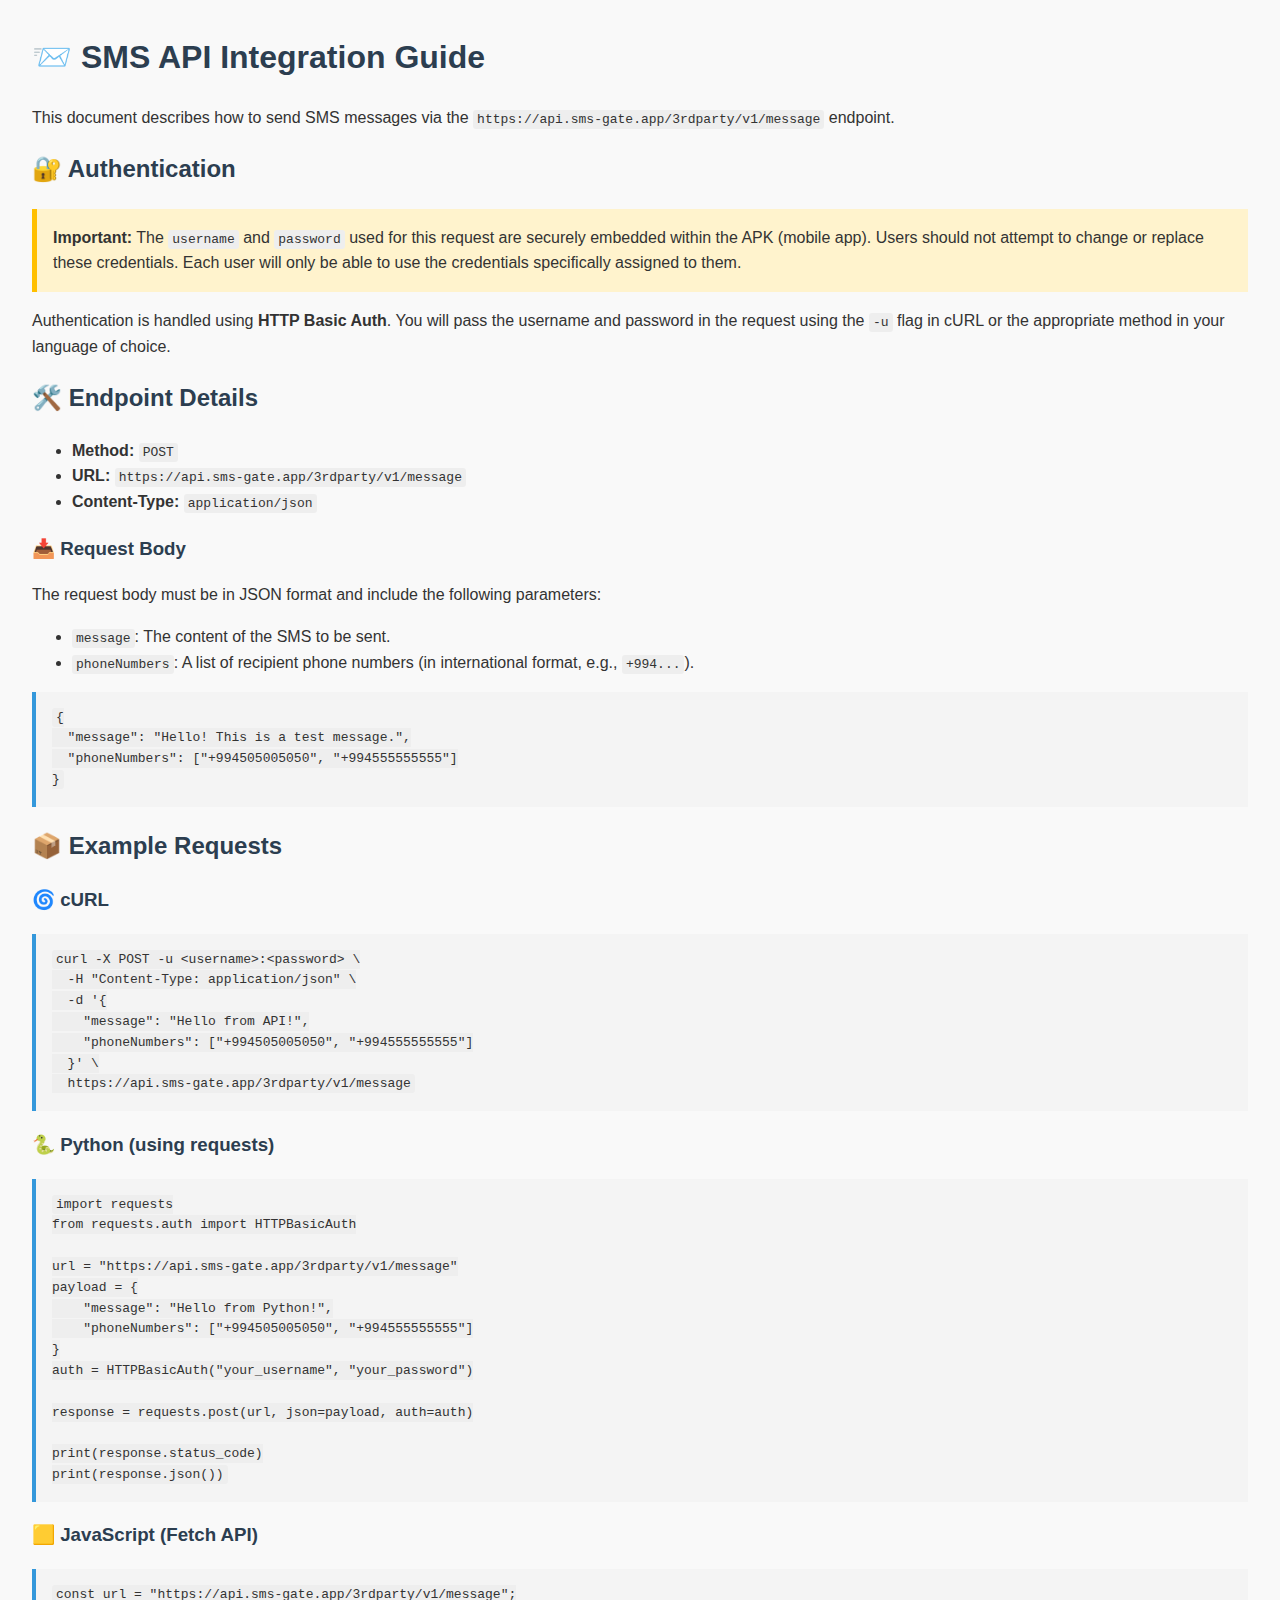
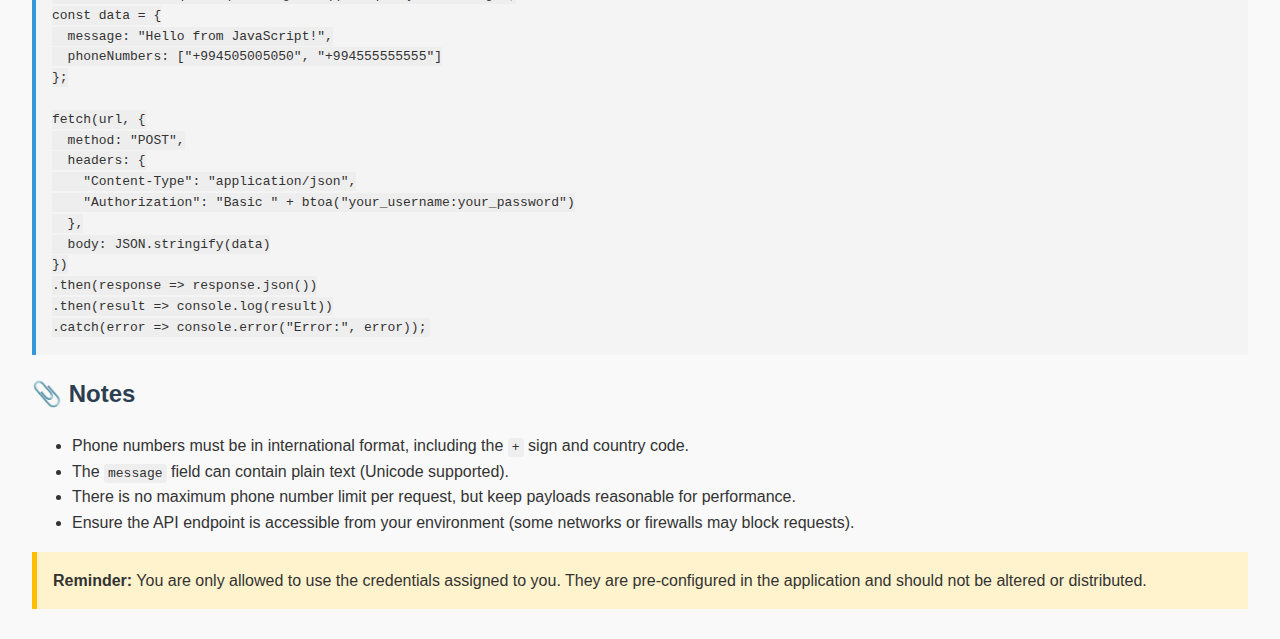
<file: docs/otp/customer/44/index.html>
<!DOCTYPE html>
<html lang="en">
<head>
  <meta charset="UTF-8" />
  <meta name="viewport" content="width=device-width, initial-scale=1.0"/>
  <title>SMS API Documentation</title>
  <style>
    body {
      font-family: Arial, sans-serif;
      line-height: 1.6;
      margin: 2rem;
      background-color: #f9f9f9;
      color: #333;
    }
    h1, h2, h3 {
      color: #2c3e50;
    }
    code {
      background: #eee;
      padding: 2px 4px;
      border-radius: 3px;
    }
    pre {
      background: #f4f4f4;
      padding: 1rem;
      border-left: 4px solid #3498db;
      overflow-x: auto;
    }
    .note {
      background-color: #fff3cd;
      padding: 1rem;
      border-left: 5px solid #ffbf00;
      margin-bottom: 1rem;
    }
  </style>
</head>
<body>

  <h1>📨 SMS API Integration Guide</h1>

  <p>
    This document describes how to send SMS messages via the <code>https://api.sms-gate.app/3rdparty/v1/message</code> endpoint.
  </p>

  <h2>🔐 Authentication</h2>

  <div class="note">
    <strong>Important:</strong> The <code>username</code> and <code>password</code> used for this request are securely embedded within the APK (mobile app). Users should not attempt to change or replace these credentials. Each user will only be able to use the credentials specifically assigned to them.
  </div>

  <p>
    Authentication is handled using <strong>HTTP Basic Auth</strong>. You will pass the username and password in the request using the <code>-u</code> flag in cURL or the appropriate method in your language of choice.
  </p>

  <h2>🛠️ Endpoint Details</h2>

  <ul>
    <li><strong>Method:</strong> <code>POST</code></li>
    <li><strong>URL:</strong> <code>https://api.sms-gate.app/3rdparty/v1/message</code></li>
    <li><strong>Content-Type:</strong> <code>application/json</code></li>
  </ul>

  <h3>📥 Request Body</h3>

  <p>The request body must be in JSON format and include the following parameters:</p>

  <ul>
    <li><code>message</code>: The content of the SMS to be sent.</li>
    <li><code>phoneNumbers</code>: A list of recipient phone numbers (in international format, e.g., <code>+994...</code>).</li>
  </ul>

  <pre><code>{
  "message": "Hello! This is a test message.",
  "phoneNumbers": ["+994505005050", "+994555555555"]
}</code></pre>

  <h2>📦 Example Requests</h2>

  <h3>🌀 cURL</h3>
  <pre><code>curl -X POST -u &lt;username&gt;:&lt;password&gt; \
  -H "Content-Type: application/json" \
  -d '{
    "message": "Hello from API!",
    "phoneNumbers": ["+994505005050", "+994555555555"]
  }' \
  https://api.sms-gate.app/3rdparty/v1/message
</code></pre>

  <h3>🐍 Python (using requests)</h3>
  <pre><code>import requests
from requests.auth import HTTPBasicAuth

url = "https://api.sms-gate.app/3rdparty/v1/message"
payload = {
    "message": "Hello from Python!",
    "phoneNumbers": ["+994505005050", "+994555555555"]
}
auth = HTTPBasicAuth("your_username", "your_password")

response = requests.post(url, json=payload, auth=auth)

print(response.status_code)
print(response.json())</code></pre>

  <h3>🟨 JavaScript (Fetch API)</h3>
  <pre><code>const url = "https://api.sms-gate.app/3rdparty/v1/message";
const data = {
  message: "Hello from JavaScript!",
  phoneNumbers: ["+994505005050", "+994555555555"]
};

fetch(url, {
  method: "POST",
  headers: {
    "Content-Type": "application/json",
    "Authorization": "Basic " + btoa("your_username:your_password")
  },
  body: JSON.stringify(data)
})
.then(response => response.json())
.then(result => console.log(result))
.catch(error => console.error("Error:", error));
</code></pre>

  <h2>📎 Notes</h2>
  <ul>
    <li>Phone numbers must be in international format, including the <code>+</code> sign and country code.</li>
    <li>The <code>message</code> field can contain plain text (Unicode supported).</li>
    <li>There is no maximum phone number limit per request, but keep payloads reasonable for performance.</li>
    <li>Ensure the API endpoint is accessible from your environment (some networks or firewalls may block requests).</li>
  </ul>

  <div class="note">
    <strong>Reminder:</strong> You are only allowed to use the credentials assigned to you. They are pre-configured in the application and should not be altered or distributed.
  </div>

</body>
</html>
</file>
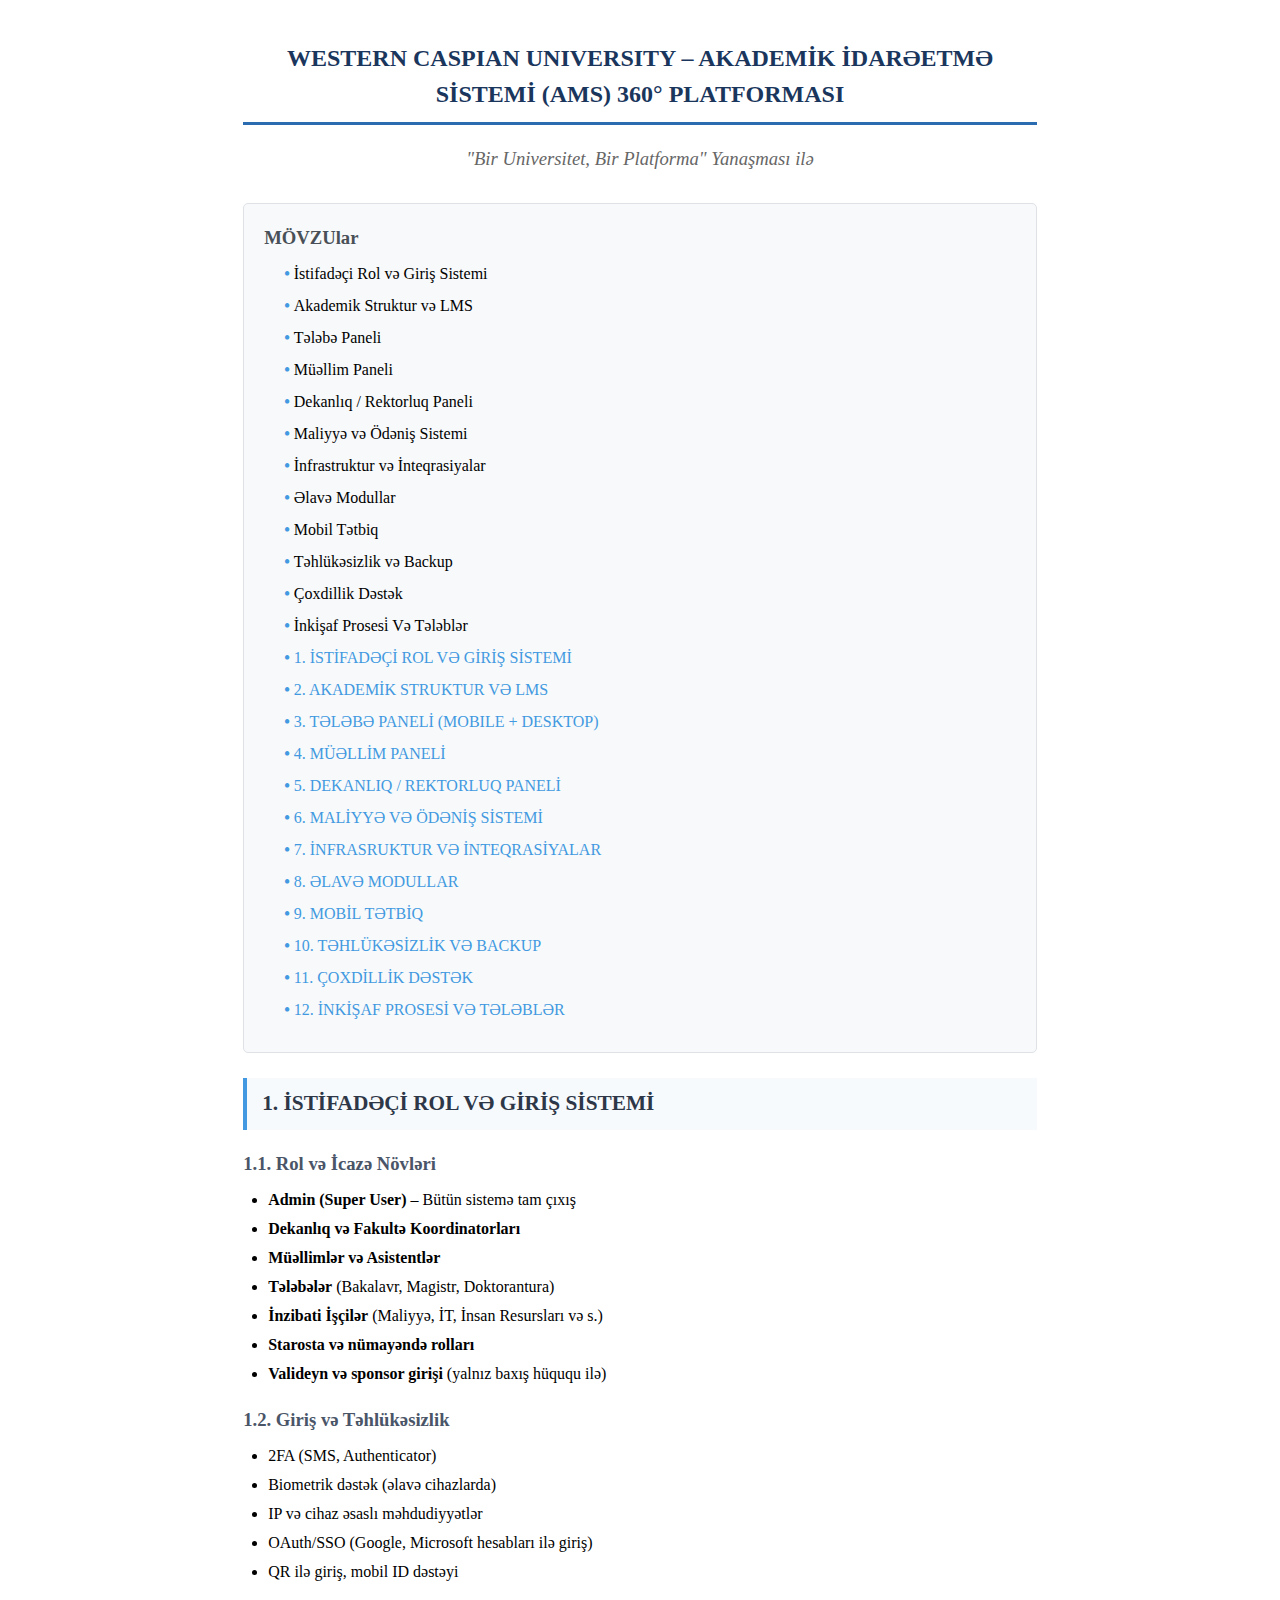
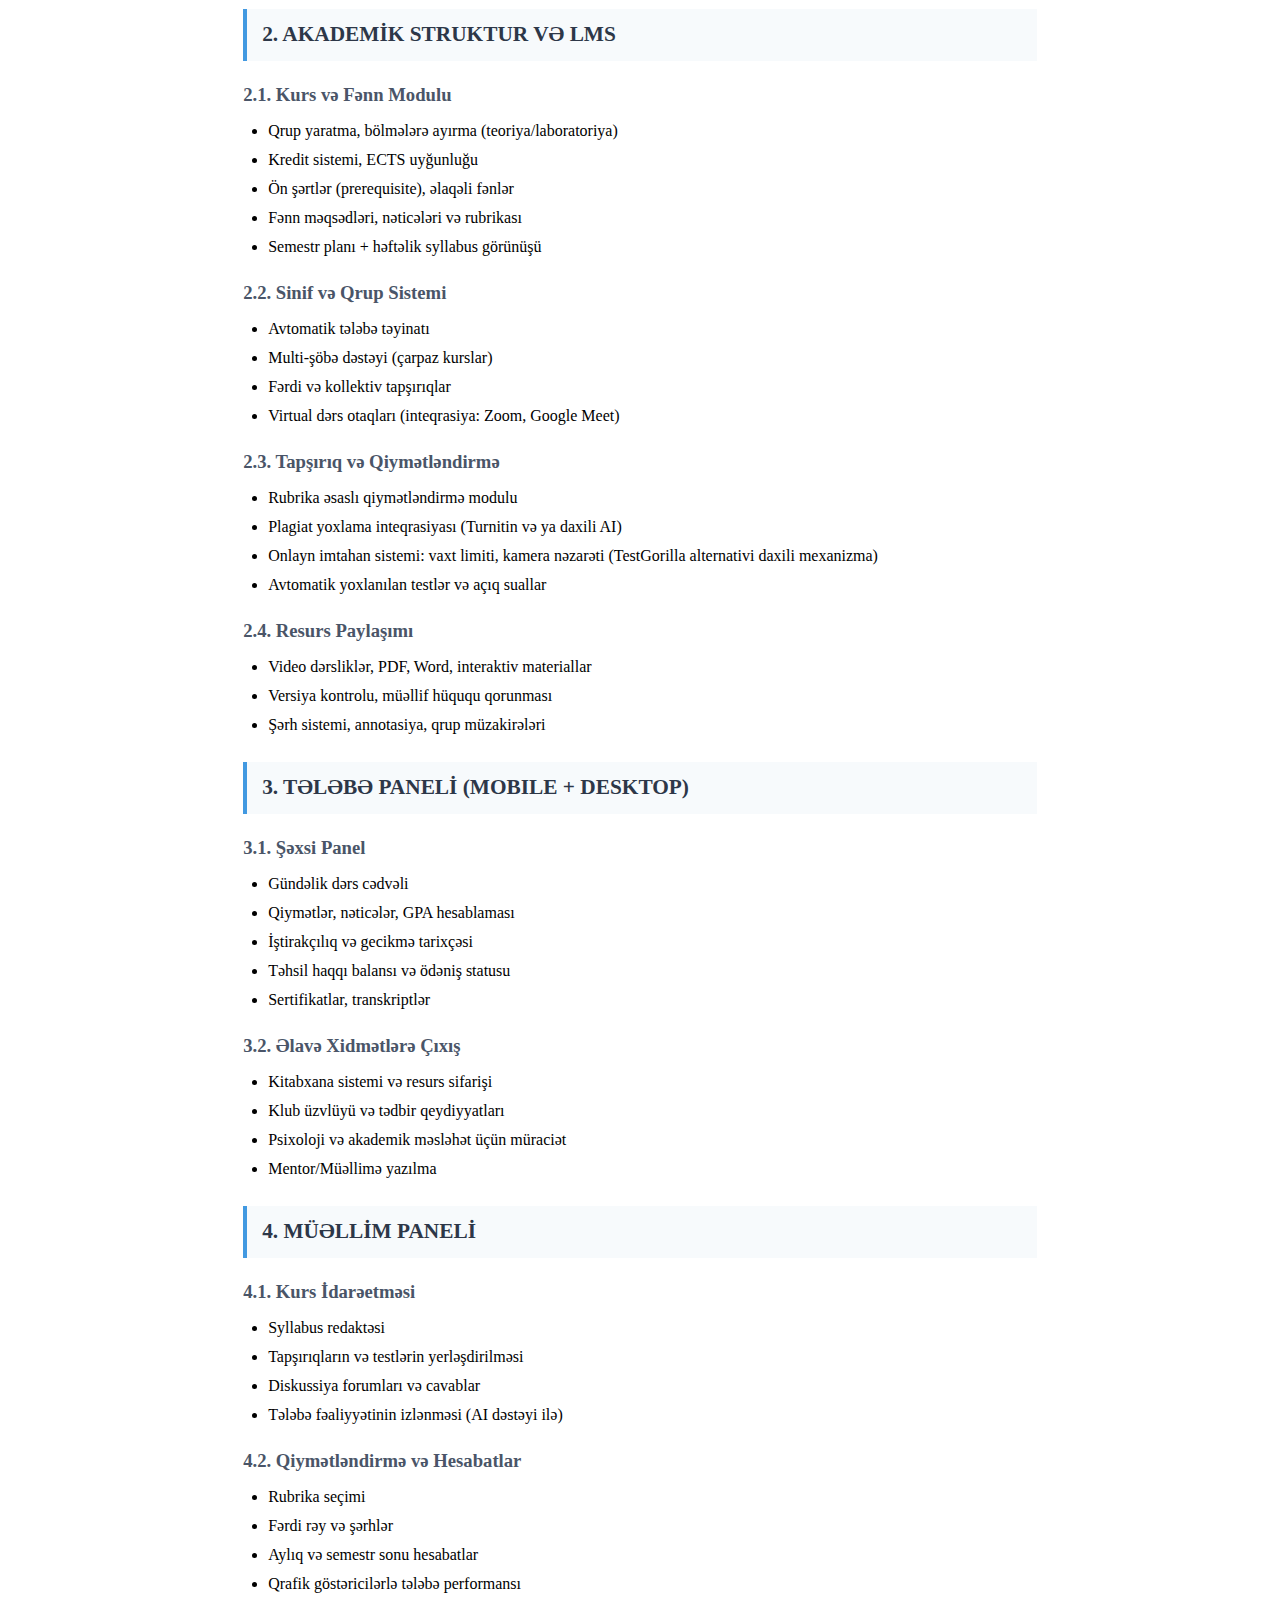
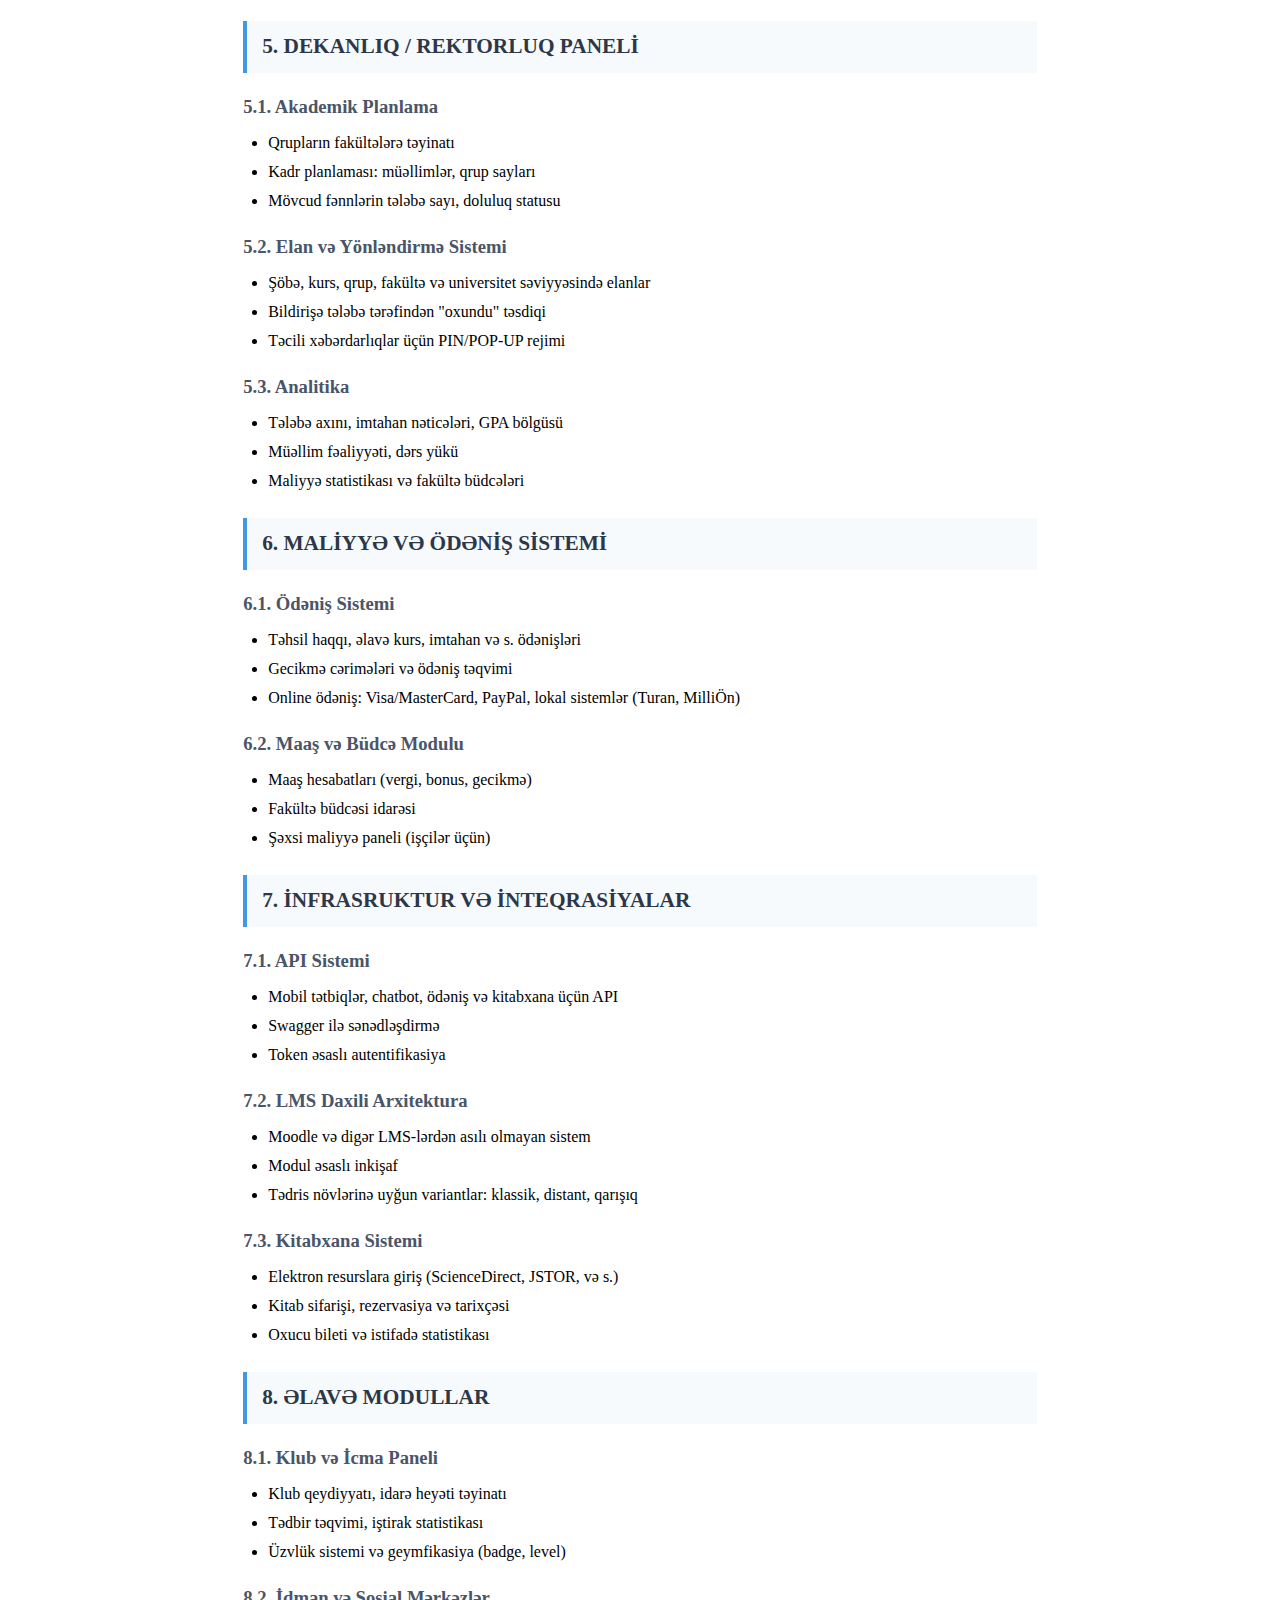
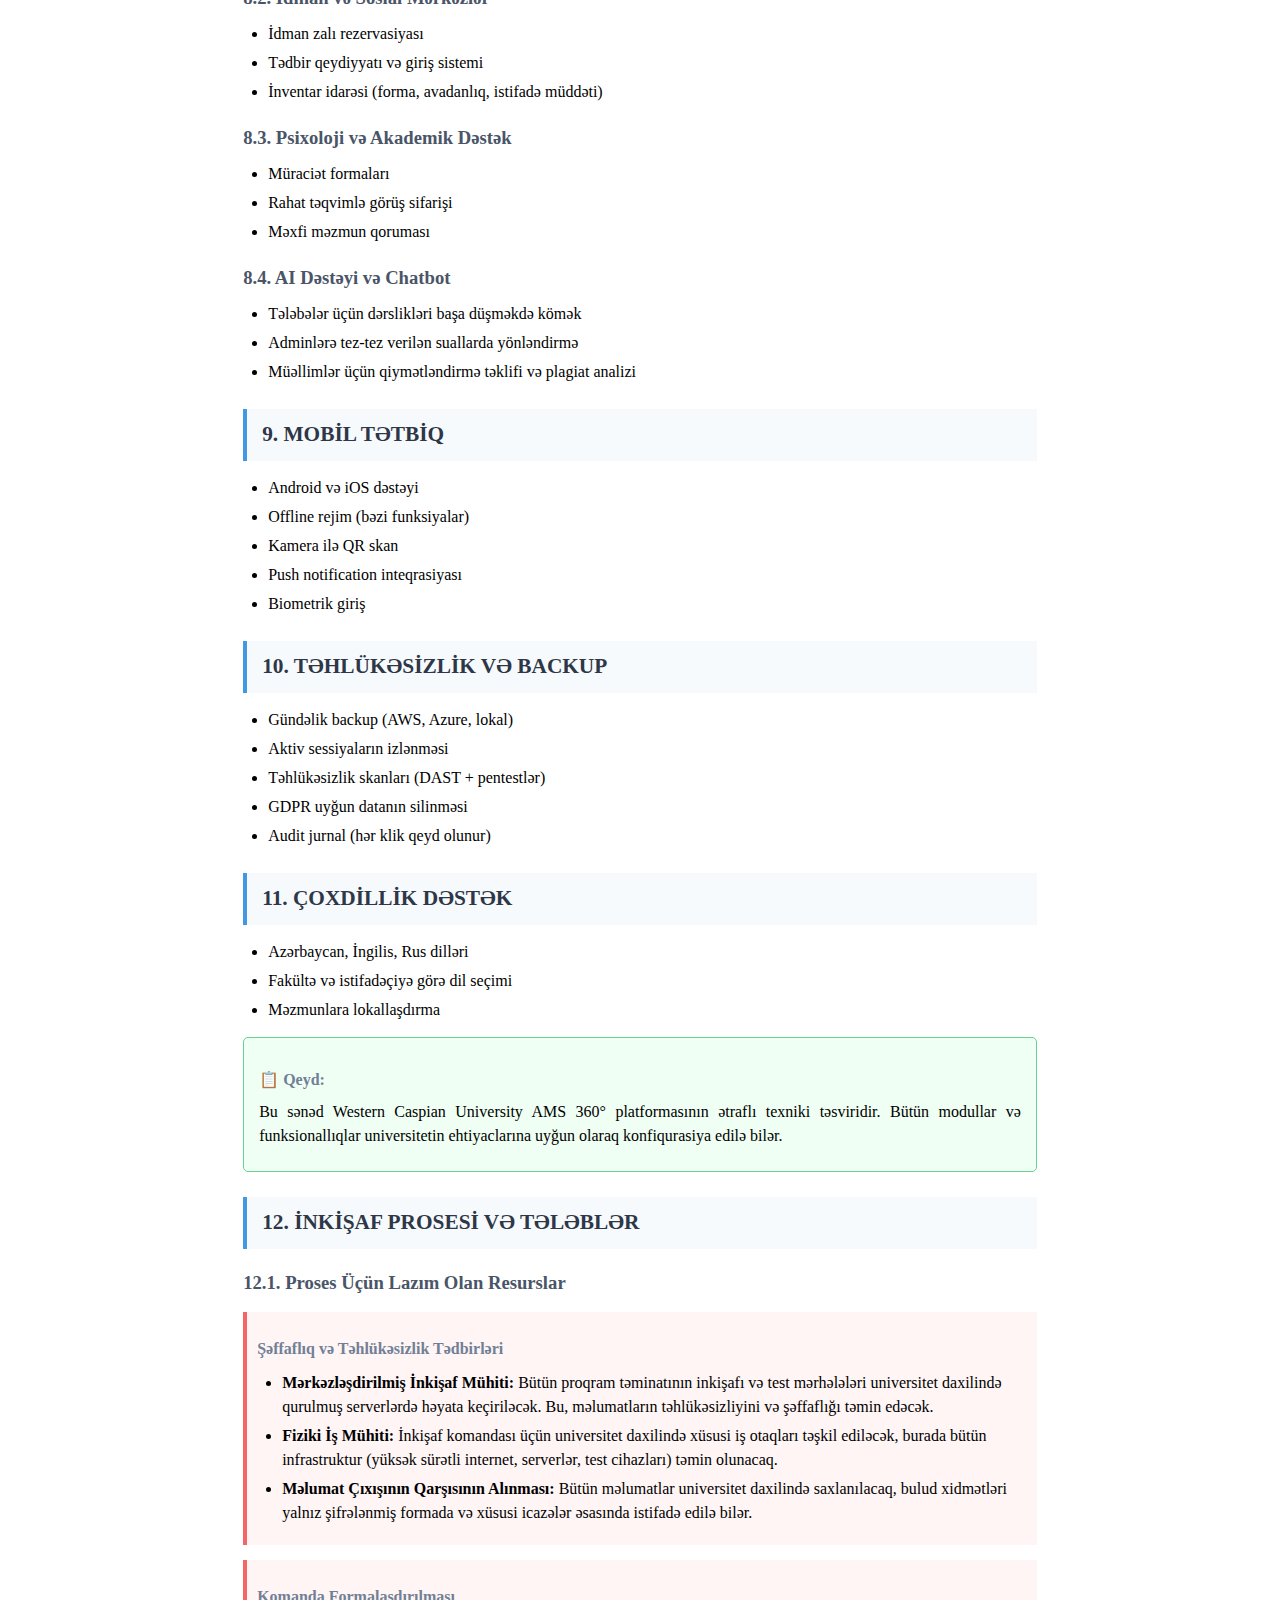
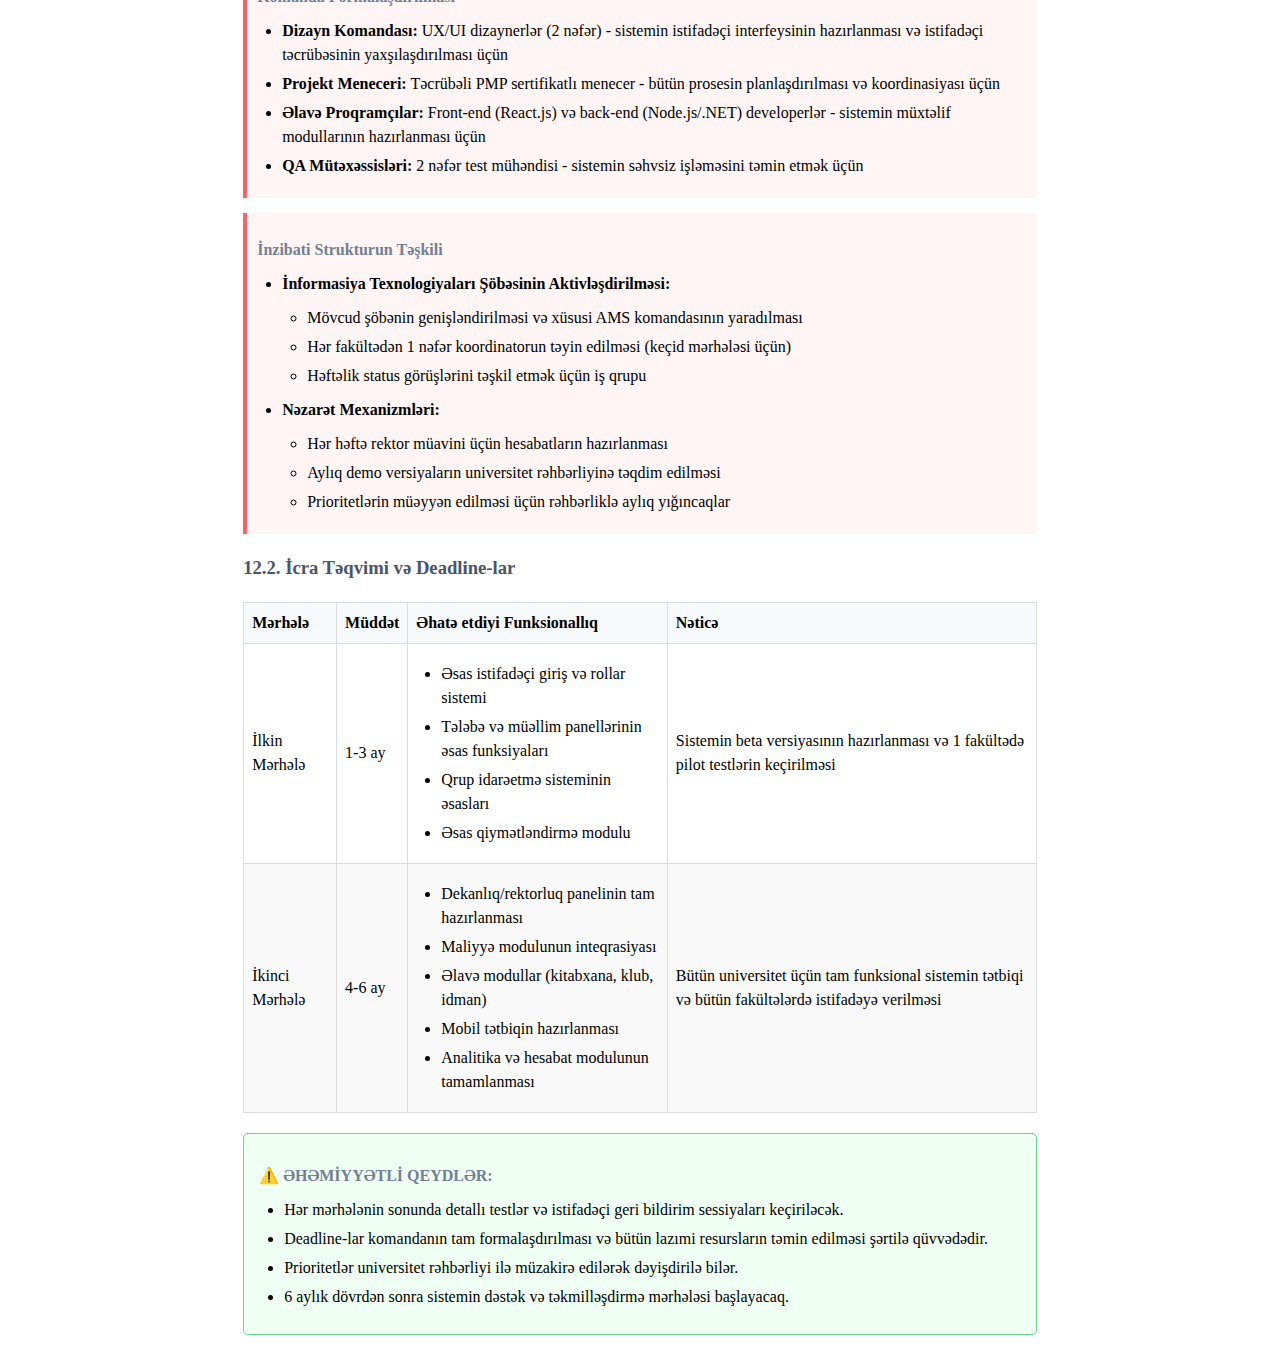
<file: offer/ams/wcu/Allahuta.html>
<!DOCTYPE html>
<html lang="az">
<head>
    <meta charset="UTF-8">
    <meta name="viewport" content="width=device-width, initial-scale=1.0">
    <title>WCU AMS 360° Platform</title>
    <style>
        @page {
            size: A4;
            margin: 2.54cm;
        }
        
        body {
            font-family: 'Times New Roman', serif;
            font-size: 12pt;
            line-height: 1.5;
            color: #000;
            background: white;
            margin: 0;
            padding: 20px;
            max-width: 21cm;
            margin: 0 auto;
        }
        
        h1 {
            font-size: 18pt;
            font-weight: bold;
            text-align: center;
            margin: 20px 0;
            color: #1a365d;
            border-bottom: 3px solid #2b6cb0;
            padding-bottom: 10px;
        }
        
        h2 {
            font-size: 16pt;
            font-weight: bold;
            color: #2d3748;
            margin: 25px 0 15px 0;
            border-left: 4px solid #4299e1;
            padding-left: 15px;
            background: #f7fafc;
            padding: 10px 15px;
        }
        
        h3 {
            font-size: 14pt;
            font-weight: bold;
            color: #4a5568;
            margin: 20px 0 10px 0;
        }
        
        h4 {
            font-size: 12pt;
            font-weight: bold;
            color: #718096;
            margin: 15px 0 8px 0;
        }
        
        p {
            margin: 8px 0;
            text-align: justify;
        }
        
        ul, ol {
            margin: 10px 0;
            padding-left: 25px;
        }
        
        li {
            margin: 5px 0;
        }
        
        .subtitle {
            text-align: center;
            font-style: italic;
            color: #666;
            margin-bottom: 30px;
            font-size: 14pt;
        }
        
        .section-break {
            page-break-before: always;
        }
        
        .highlight {
            background: #fff5f5;
            border-left: 4px solid #f56565;
            padding: 10px;
            margin: 15px 0;
        }
        
        .info-box {
            background: #f0fff4;
            border: 1px solid #68d391;
            border-radius: 5px;
            padding: 15px;
            margin: 15px 0;
        }
        
        .download-btn {
            background: #4299e1;
            color: white;
            padding: 12px 24px;
            border: none;
            border-radius: 6px;
            cursor: pointer;
            font-size: 14px;
            margin: 20px auto;
            display: block;
            text-decoration: none;
            text-align: center;
            max-width: 200px;
        }
        
        .download-btn:hover {
            background: #3182ce;
        }
        
        .toc {
            background: #f8f9fa;
            border: 1px solid #dee2e6;
            padding: 20px;
            margin: 20px 0;
            border-radius: 5px;
        }
        
        .toc h3 {
            margin-top: 0;
            color: #495057;
        }
        
        .toc ul {
            list-style-type: none;
            padding-left: 0;
        }
        
        .toc li {
            margin: 8px 0;
            padding-left: 20px;
        }
        
        .toc li:before {
            content: "• ";
            color: #4299e1;
            font-weight: bold;
        }
        
        @media print {
            body {
                margin: 0;
                padding: 0;
            }
            
            .download-btn {
                display: none;
            }
            
            h2 {
                page-break-after: avoid;
            }
            
            h3, h4 {
                page-break-after: avoid;
            }
        }
    </style>
</head>
<body>
    <h1>WESTERN CASPIAN UNIVERSITY – AKADEMİK İDARƏETMƏ SİSTEMİ (AMS) 360° PLATFORMASI</h1>
    
    <p class="subtitle">"Bir Universitet, Bir Platforma" Yanaşması ilə</p>
    
    <div class="toc">
        <h3>MÖVZUlar</h3>
        <ul>
            <li>İstifadəçi Rol və Giriş Sistemi</li>
            <li>Akademik Struktur və LMS</li>
            <li>Tələbə Paneli</li>
            <li>Müəllim Paneli</li>
            <li>Dekanlıq / Rektorluq Paneli</li>
            <li>Maliyyə və Ödəniş Sistemi</li>
            <li>İnfrastruktur və İnteqrasiyalar</li>
            <li>Əlavə Modullar</li>
            <li>Mobil Tətbiq</li>
            <li>Təhlükəsizlik və Backup</li>
            <li>Çoxdillik Dəstək</li>
            <li>İnki̇şaf Prosesi̇ Və Tələblər</li>
        </ul>
    </div>

    <h2>1. İSTİFADƏÇİ ROL VƏ GİRİŞ SİSTEMİ</h2>

    <h3>1.1. Rol və İcazə Növləri</h3>
    <ul>
        <li><strong>Admin (Super User)</strong> – Bütün sistemə tam çıxış</li>
        <li><strong>Dekanlıq və Fakultə Koordinatorları</strong></li>
        <li><strong>Müəllimlər və Asistentlər</strong></li>
        <li><strong>Tələbələr</strong> (Bakalavr, Magistr, Doktorantura)</li>
        <li><strong>İnzibati İşçilər</strong> (Maliyyə, İT, İnsan Resursları və s.)</li>
        <li><strong>Starosta və nümayəndə rolları</strong></li>
        <li><strong>Valideyn və sponsor girişi</strong> (yalnız baxış hüququ ilə)</li>
    </ul>

    <h3>1.2. Giriş və Təhlükəsizlik</h3>
    <ul>
        <li>2FA (SMS, Authenticator)</li>
        <li>Biometrik dəstək (əlavə cihazlarda)</li>
        <li>IP və cihaz əsaslı məhdudiyyətlər</li>
        <li>OAuth/SSO (Google, Microsoft hesabları ilə giriş)</li>
        <li>QR ilə giriş, mobil ID dəstəyi</li>
    </ul>

    <div class="section-break"></div>

    <h2>2. AKADEMİK STRUKTUR VƏ LMS</h2>

    <h3>2.1. Kurs və Fənn Modulu</h3>
    <ul>
        <li>Qrup yaratma, bölmələrə ayırma (teoriya/laboratoriya)</li>
        <li>Kredit sistemi, ECTS uyğunluğu</li>
        <li>Ön şərtlər (prerequisite), əlaqəli fənlər</li>
        <li>Fənn məqsədləri, nəticələri və rubrikası</li>
        <li>Semestr planı + həftəlik syllabus görünüşü</li>
    </ul>

    <h3>2.2. Sinif və Qrup Sistemi</h3>
    <ul>
        <li>Avtomatik tələbə təyinatı</li>
        <li>Multi-şöbə dəstəyi (çarpaz kurslar)</li>
        <li>Fərdi və kollektiv tapşırıqlar</li>
        <li>Virtual dərs otaqları (inteqrasiya: Zoom, Google Meet)</li>
    </ul>

    <h3>2.3. Tapşırıq və Qiymətləndirmə</h3>
    <ul>
        <li>Rubrika əsaslı qiymətləndirmə modulu</li>
        <li>Plagiat yoxlama inteqrasiyası (Turnitin və ya daxili AI)</li>
        <li>Onlayn imtahan sistemi: vaxt limiti, kamera nəzarəti (TestGorilla alternativi daxili mexanizma)</li>
        <li>Avtomatik yoxlanılan testlər və açıq suallar</li>
    </ul>

    <h3>2.4. Resurs Paylaşımı</h3>
    <ul>
        <li>Video dərsliklər, PDF, Word, interaktiv materiallar</li>
        <li>Versiya kontrolu, müəllif hüququ qorunması</li>
        <li>Şərh sistemi, annotasiya, qrup müzakirələri</li>
    </ul>

    <div class="section-break"></div>

    <h2>3. TƏLƏBƏ PANELİ (MOBILE + DESKTOP)</h2>

    <h3>3.1. Şəxsi Panel</h3>
    <ul>
        <li>Gündəlik dərs cədvəli</li>
        <li>Qiymətlər, nəticələr, GPA hesablaması</li>
        <li>İştirakçılıq və gecikmə tarixçəsi</li>
        <li>Təhsil haqqı balansı və ödəniş statusu</li>
        <li>Sertifikatlar, transkriptlər</li>
    </ul>

    <h3>3.2. Əlavə Xidmətlərə Çıxış</h3>
    <ul>
        <li>Kitabxana sistemi və resurs sifarişi</li>
        <li>Klub üzvlüyü və tədbir qeydiyyatları</li>
        <li>Psixoloji və akademik məsləhət üçün müraciət</li>
        <li>Mentor/Müəllimə yazılma</li>
    </ul>

    <h2>4. MÜƏLLİM PANELİ</h2>

    <h3>4.1. Kurs İdarəetməsi</h3>
    <ul>
        <li>Syllabus redaktəsi</li>
        <li>Tapşırıqların və testlərin yerləşdirilməsi</li>
        <li>Diskussiya forumları və cavablar</li>
        <li>Tələbə fəaliyyətinin izlənməsi (AI dəstəyi ilə)</li>
    </ul>

    <h3>4.2. Qiymətləndirmə və Hesabatlar</h3>
    <ul>
        <li>Rubrika seçimi</li>
        <li>Fərdi rəy və şərhlər</li>
        <li>Aylıq və semestr sonu hesabatlar</li>
        <li>Qrafik göstəricilərlə tələbə performansı</li>
    </ul>

    <div class="section-break"></div>

    <h2>5. DEKANLIQ / REKTORLUQ PANELİ</h2>

    <h3>5.1. Akademik Planlama</h3>
    <ul>
        <li>Qrupların fakültələrə təyinatı</li>
        <li>Kadr planlaması: müəllimlər, qrup sayları</li>
        <li>Mövcud fənnlərin tələbə sayı, doluluq statusu</li>
    </ul>

    <h3>5.2. Elan və Yönləndirmə Sistemi</h3>
    <ul>
        <li>Şöbə, kurs, qrup, fakültə və universitet səviyyəsində elanlar</li>
        <li>Bildirişə tələbə tərəfindən "oxundu" təsdiqi</li>
        <li>Təcili xəbərdarlıqlar üçün PIN/POP-UP rejimi</li>
    </ul>

    <h3>5.3. Analitika</h3>
    <ul>
        <li>Tələbə axını, imtahan nəticələri, GPA bölgüsü</li>
        <li>Müəllim fəaliyyəti, dərs yükü</li>
        <li>Maliyyə statistikası və fakültə büdcələri</li>
    </ul>

    <h2>6. MALİYYƏ VƏ ÖDƏNİŞ SİSTEMİ</h2>

    <h3>6.1. Ödəniş Sistemi</h3>
    <ul>
        <li>Təhsil haqqı, əlavə kurs, imtahan və s. ödənişləri</li>
        <li>Gecikmə cərimələri və ödəniş təqvimi</li>
        <li>Online ödəniş: Visa/MasterCard, PayPal, lokal sistemlər (Turan, MilliÖn)</li>
    </ul>

    <h3>6.2. Maaş və Büdcə Modulu</h3>
    <ul>
        <li>Maaş hesabatları (vergi, bonus, gecikmə)</li>
        <li>Fakültə büdcəsi idarəsi</li>
        <li>Şəxsi maliyyə paneli (işçilər üçün)</li>
    </ul>

    <div class="section-break"></div>

    <h2>7. İNFRASRUKTUR VƏ İNTEQRASİYALAR</h2>

    <h3>7.1. API Sistemi</h3>
    <ul>
        <li>Mobil tətbiqlər, chatbot, ödəniş və kitabxana üçün API</li>
        <li>Swagger ilə sənədləşdirmə</li>
        <li>Token əsaslı autentifikasiya</li>
    </ul>

    <h3>7.2. LMS Daxili Arxitektura</h3>
    <ul>
        <li>Moodle və digər LMS-lərdən asılı olmayan sistem</li>
        <li>Modul əsaslı inkişaf</li>
        <li>Tədris növlərinə uyğun variantlar: klassik, distant, qarışıq</li>
    </ul>

    <h3>7.3. Kitabxana Sistemi</h3>
    <ul>
        <li>Elektron resurslara giriş (ScienceDirect, JSTOR, və s.)</li>
        <li>Kitab sifarişi, rezervasiya və tarixçəsi</li>
        <li>Oxucu bileti və istifadə statistikası</li>
    </ul>

    <h2>8. ƏLAVƏ MODULLAR</h2>

    <h3>8.1. Klub və İcma Paneli</h3>
    <ul>
        <li>Klub qeydiyyatı, idarə heyəti təyinatı</li>
        <li>Tədbir təqvimi, iştirak statistikası</li>
        <li>Üzvlük sistemi və geymfikasiya (badge, level)</li>
    </ul>

    <h3>8.2. İdman və Sosial Mərkəzlər</h3>
    <ul>
        <li>İdman zalı rezervasiyası</li>
        <li>Tədbir qeydiyyatı və giriş sistemi</li>
        <li>İnventar idarəsi (forma, avadanlıq, istifadə müddəti)</li>
    </ul>

    <h3>8.3. Psixoloji və Akademik Dəstək</h3>
    <ul>
        <li>Müraciət formaları</li>
        <li>Rahat təqvimlə görüş sifarişi</li>
        <li>Məxfi məzmun qoruması</li>
    </ul>

    <h3>8.4. AI Dəstəyi və Chatbot</h3>
    <ul>
        <li>Tələbələr üçün dərslikləri başa düşməkdə kömək</li>
        <li>Adminlərə tez-tez verilən suallarda yönləndirmə</li>
        <li>Müəllimlər üçün qiymətləndirmə təklifi və plagiat analizi</li>
    </ul>

    <div class="section-break"></div>

    <h2>9. MOBİL TƏTBİQ</h2>
    <ul>
        <li>Android və iOS dəstəyi</li>
        <li>Offline rejim (bəzi funksiyalar)</li>
        <li>Kamera ilə QR skan</li>
        <li>Push notification inteqrasiyası</li>
        <li>Biometrik giriş</li>
    </ul>

    <h2>10. TƏHLÜKƏSİZLİK VƏ BACKUP</h2>
    <ul>
        <li>Gündəlik backup (AWS, Azure, lokal)</li>
        <li>Aktiv sessiyaların izlənməsi</li>
        <li>Təhlükəsizlik skanları (DAST + pentestlər)</li>
        <li>GDPR uyğun datanın silinməsi</li>
        <li>Audit jurnal (hər klik qeyd olunur)</li>
    </ul>

    <h2>11. ÇOXDİLLİK DƏSTƏK</h2>
    <ul>
        <li>Azərbaycan, İngilis, Rus dilləri</li>
        <li>Fakültə və istifadəçiyə görə dil seçimi</li>
        <li>Məzmunlara lokallaşdırma</li>
    </ul>

    <div class="info-box">
        <h4>📋 Qeyd:</h4>
        <p>Bu sənəd Western Caspian University AMS 360° platformasının ətraflı texniki təsviridir. Bütün modullar və funksionallıqlar universitetin ehtiyaclarına uyğun olaraq konfiqurasiya edilə bilər.</p>
    </div>

    <!-- New Content Starts Here -->
    <div class="section-break"></div>

    <h2>12. İNKİŞAF PROSESİ VƏ TƏLƏBLƏR</h2>

    <h3>12.1. Proses Üçün Lazım Olan Resurslar</h3>
    
    <div class="highlight">
        <h4>Şəffaflıq və Təhlükəsizlik Tədbirləri</h4>
        <ul>
            <li><strong>Mərkəzləşdirilmiş İnkişaf Mühiti:</strong> Bütün proqram təminatının inkişafı və test mərhələləri universitet daxilində qurulmuş serverlərdə həyata keçiriləcək. Bu, məlumatların təhlükəsizliyini və şəffaflığı təmin edəcək.</li>
            <li><strong>Fiziki İş Mühiti:</strong> İnkişaf komandası üçün universitet daxilində xüsusi iş otaqları təşkil ediləcək, burada bütün infrastruktur (yüksək sürətli internet, serverlər, test cihazları) təmin olunacaq.</li>
            <li><strong>Məlumat Çıxışının Qarşısının Alınması:</strong> Bütün məlumatlar universitet daxilində saxlanılacaq, bulud xidmətləri yalnız şifrələnmiş formada və xüsusi icazələr əsasında istifadə edilə bilər.</li>
        </ul>
    </div>

    <div class="highlight">
        <h4>Komanda Formalaşdırılması</h4>
        <ul>
            <li><strong>Dizayn Komandası:</strong> UX/UI dizaynerlər (2 nəfər) - sistemin istifadəçi interfeysinin hazırlanması və istifadəçi təcrübəsinin yaxşılaşdırılması üçün</li>
            <li><strong>Projekt Meneceri:</strong> Təcrübəli PMP sertifikatlı menecer - bütün prosesin planlaşdırılması və koordinasiyası üçün</li>
            <li><strong>Əlavə Proqramçılar:</strong> Front-end (React.js) və back-end (Node.js/.NET) developerlər - sistemin müxtəlif modullarının hazırlanması üçün</li>
            <li><strong>QA Mütəxəssisləri:</strong> 2 nəfər test mühəndisi - sistemin səhvsiz işləməsini təmin etmək üçün</li>
        </ul>
    </div>

    <div class="highlight">
        <h4>İnzibati Strukturun Təşkili</h4>
        <ul>
            <li><strong>İnformasiya Texnologiyaları Şöbəsinin Aktivləşdirilməsi:</strong> 
                <ul>
                    <li>Mövcud şöbənin genişləndirilməsi və xüsusi AMS komandasının yaradılması</li>
                    <li>Hər fakültədən 1 nəfər koordinatorun təyin edilməsi (keçid mərhələsi üçün)</li>
                    <li>Həftəlik status görüşlərini təşkil etmək üçün iş qrupu</li>
                </ul>
            </li>
            <li><strong>Nəzarət Mexanizmləri:</strong>
                <ul>
                    <li>Hər həftə rektor müavini üçün hesabatların hazırlanması</li>
                    <li>Aylıq demo versiyaların universitet rəhbərliyinə təqdim edilməsi</li>
                    <li>Prioritetlərin müəyyən edilməsi üçün rəhbərliklə aylıq yığıncaqlar</li>
                </ul>
            </li>
        </ul>
    </div>

    <h3>12.2. İcra Təqvimi və Deadline-lar</h3>
    
    <table style="width: 100%; border-collapse: collapse; margin: 20px 0;">
        <thead>
            <tr style="background-color: #f7fafc;">
                <th style="border: 1px solid #ddd; padding: 8px; text-align: left;">Mərhələ</th>
                <th style="border: 1px solid #ddd; padding: 8px; text-align: left;">Müddət</th>
                <th style="border: 1px solid #ddd; padding: 8px; text-align: left;">Əhatə etdiyi Funksionallıq</th>
                <th style="border: 1px solid #ddd; padding: 8px; text-align: left;">Nəticə</th>
            </tr>
        </thead>
        <tbody>
            <tr>
                <td style="border: 1px solid #ddd; padding: 8px;">İlkin Mərhələ</td>
                <td style="border: 1px solid #ddd; padding: 8px;">1-3 ay</td>
                <td style="border: 1px solid #ddd; padding: 8px;">
                    <ul>
                        <li>Əsas istifadəçi giriş və rollar sistemi</li>
                        <li>Tələbə və müəllim panellərinin əsas funksiyaları</li>
                        <li>Qrup idarəetmə sisteminin əsasları</li>
                        <li>Əsas qiymətləndirmə modulu</li>
                    </ul>
                </td>
                <td style="border: 1px solid #ddd; padding: 8px;">
                    Sistemin beta versiyasının hazırlanması və 1 fakültədə pilot testlərin keçirilməsi
                </td>
            </tr>
            <tr style="background-color: #f9f9f9;">
                <td style="border: 1px solid #ddd; padding: 8px;">İkinci Mərhələ</td>
                <td style="border: 1px solid #ddd; padding: 8px;">4-6 ay</td>
                <td style="border: 1px solid #ddd; padding: 8px;">
                    <ul>
                        <li>Dekanlıq/rektorluq panelinin tam hazırlanması</li>
                        <li>Maliyyə modulunun inteqrasiyası</li>
                        <li>Əlavə modullar (kitabxana, klub, idman)</li>
                        <li>Mobil tətbiqin hazırlanması</li>
                        <li>Analitika və hesabat modulunun tamamlanması</li>
                    </ul>
                </td>
                <td style="border: 1px solid #ddd; padding: 8px;">
                    Bütün universitet üçün tam funksional sistemin tətbiqi və bütün fakültələrdə istifadəyə verilməsi
                </td>
            </tr>
        </tbody>
    </table>

    <div class="info-box">
        <h4>⚠️ ƏHƏMİYYƏTLİ QEYDLƏR:</h4>
        <ul>
            <li>Hər mərhələnin sonunda detallı testlər və istifadəçi geri bildirim sessiyaları keçiriləcək.</li>
            <li>Deadline-lar komandanın tam formalaşdırılması və bütün lazımi resursların təmin edilməsi şərtilə qüvvədədir.</li>
            <li>Prioritetlər universitet rəhbərliyi ilə müzakirə edilərək dəyişdirilə bilər.</li>
            <li>6 aylık dövrdən sonra sistemin dəstək və təkmilləşdirmə mərhələsi başlayacaq.</li>
        </ul>
    </div>

    <script>
        function downloadAsDocx() {
            // Create a more comprehensive HTML structure for Word conversion
            const docContent = `
<!DOCTYPE html>
<html>
<head>
    <meta charset="UTF-8">
    <title>WCU AMS 360° Platform</title>
    <style>
        body { font-family: 'Times New Roman', serif; font-size: 12pt; line-height: 1.5; }
        h1 { font-size: 18pt; text-align: center; font-weight: bold; }
        h2 { font-size: 16pt; font-weight: bold; color: #2d3748; }
        h3 { font-size: 14pt; font-weight: bold; color: #4a5568; }
        p { margin: 8px 0; }
        ul { margin: 10px 0; padding-left: 25px; }
        li { margin: 5px 0; }
    </style>
</head>
<body>
${document.body.innerHTML.replace(/<button[^>]*>.*?<\/button>/g, '')}
</body>
</html>`;

            const blob = new Blob([docContent], {
                type: 'application/vnd.openxmlformats-officedocument.wordprocessingml.document'
            });
            
            const url = URL.createObjectURL(blob);
            const a = document.createElement('a');
            a.href = url;
            a.download = 'WCU_AMS_360_Platform.docx';
            document.body.appendChild(a);
            a.click();
            document.body.removeChild(a);
            URL.revokeObjectURL(url);
            
            // Alternative method - create HTML file that can be opened in Word
            const htmlBlob = new Blob([docContent], { type: 'text/html' });
            const htmlUrl = URL.createObjectURL(htmlBlob);
            const htmlLink = document.createElement('a');
            htmlLink.href = htmlUrl;
            htmlLink.download = 'WCU_AMS_360_Platform.html';
            document.body.appendChild(htmlLink);
            htmlLink.click();
            document.body.removeChild(htmlLink);
            URL.revokeObjectURL(htmlUrl);
            
            alert('Sənəd HTML formatında yükləndi. Microsoft Word ilə açaraq DOCX olaraq saxlaya bilərsiniz.');
        }

        // Auto-generate table of contents
        document.addEventListener('DOMContentLoaded', function() {
            const headers = document.querySelectorAll('h2');
            const toc = document.querySelector('.toc ul');
            
            headers.forEach((header, index) => {
                const id = `section-${index}`;
                header.id = id;
                
                const li = document.createElement('li');
                li.innerHTML = `<a href="#${id}" style="text-decoration: none; color: #4299e1;">${header.textContent}</a>`;
                toc.appendChild(li);
            });
        });
    </script>
</body>
</html>
</file>
<file: playlist/assets/index-DYOnTHKm.css>
*,:before,:after{--tw-border-spacing-x: 0;--tw-border-spacing-y: 0;--tw-translate-x: 0;--tw-translate-y: 0;--tw-rotate: 0;--tw-skew-x: 0;--tw-skew-y: 0;--tw-scale-x: 1;--tw-scale-y: 1;--tw-pan-x: ;--tw-pan-y: ;--tw-pinch-zoom: ;--tw-scroll-snap-strictness: proximity;--tw-gradient-from-position: ;--tw-gradient-via-position: ;--tw-gradient-to-position: ;--tw-ordinal: ;--tw-slashed-zero: ;--tw-numeric-figure: ;--tw-numeric-spacing: ;--tw-numeric-fraction: ;--tw-ring-inset: ;--tw-ring-offset-width: 0px;--tw-ring-offset-color: #fff;--tw-ring-color: rgb(59 130 246 / .5);--tw-ring-offset-shadow: 0 0 #0000;--tw-ring-shadow: 0 0 #0000;--tw-shadow: 0 0 #0000;--tw-shadow-colored: 0 0 #0000;--tw-blur: ;--tw-brightness: ;--tw-contrast: ;--tw-grayscale: ;--tw-hue-rotate: ;--tw-invert: ;--tw-saturate: ;--tw-sepia: ;--tw-drop-shadow: ;--tw-backdrop-blur: ;--tw-backdrop-brightness: ;--tw-backdrop-contrast: ;--tw-backdrop-grayscale: ;--tw-backdrop-hue-rotate: ;--tw-backdrop-invert: ;--tw-backdrop-opacity: ;--tw-backdrop-saturate: ;--tw-backdrop-sepia: ;--tw-contain-size: ;--tw-contain-layout: ;--tw-contain-paint: ;--tw-contain-style: }::backdrop{--tw-border-spacing-x: 0;--tw-border-spacing-y: 0;--tw-translate-x: 0;--tw-translate-y: 0;--tw-rotate: 0;--tw-skew-x: 0;--tw-skew-y: 0;--tw-scale-x: 1;--tw-scale-y: 1;--tw-pan-x: ;--tw-pan-y: ;--tw-pinch-zoom: ;--tw-scroll-snap-strictness: proximity;--tw-gradient-from-position: ;--tw-gradient-via-position: ;--tw-gradient-to-position: ;--tw-ordinal: ;--tw-slashed-zero: ;--tw-numeric-figure: ;--tw-numeric-spacing: ;--tw-numeric-fraction: ;--tw-ring-inset: ;--tw-ring-offset-width: 0px;--tw-ring-offset-color: #fff;--tw-ring-color: rgb(59 130 246 / .5);--tw-ring-offset-shadow: 0 0 #0000;--tw-ring-shadow: 0 0 #0000;--tw-shadow: 0 0 #0000;--tw-shadow-colored: 0 0 #0000;--tw-blur: ;--tw-brightness: ;--tw-contrast: ;--tw-grayscale: ;--tw-hue-rotate: ;--tw-invert: ;--tw-saturate: ;--tw-sepia: ;--tw-drop-shadow: ;--tw-backdrop-blur: ;--tw-backdrop-brightness: ;--tw-backdrop-contrast: ;--tw-backdrop-grayscale: ;--tw-backdrop-hue-rotate: ;--tw-backdrop-invert: ;--tw-backdrop-opacity: ;--tw-backdrop-saturate: ;--tw-backdrop-sepia: ;--tw-contain-size: ;--tw-contain-layout: ;--tw-contain-paint: ;--tw-contain-style: }*,:before,:after{box-sizing:border-box;border-width:0;border-style:solid;border-color:#e5e7eb}:before,:after{--tw-content: ""}html,:host{line-height:1.5;-webkit-text-size-adjust:100%;-moz-tab-size:4;-o-tab-size:4;tab-size:4;font-family:ui-sans-serif,system-ui,sans-serif,"Apple Color Emoji","Segoe UI Emoji",Segoe UI Symbol,"Noto Color Emoji";font-feature-settings:normal;font-variation-settings:normal;-webkit-tap-highlight-color:transparent}body{margin:0;line-height:inherit}hr{height:0;color:inherit;border-top-width:1px}abbr:where([title]){-webkit-text-decoration:underline dotted;text-decoration:underline dotted}h1,h2,h3,h4,h5,h6{font-size:inherit;font-weight:inherit}a{color:inherit;text-decoration:inherit}b,strong{font-weight:bolder}code,kbd,samp,pre{font-family:ui-monospace,SFMono-Regular,Menlo,Monaco,Consolas,Liberation Mono,Courier New,monospace;font-feature-settings:normal;font-variation-settings:normal;font-size:1em}small{font-size:80%}sub,sup{font-size:75%;line-height:0;position:relative;vertical-align:baseline}sub{bottom:-.25em}sup{top:-.5em}table{text-indent:0;border-color:inherit;border-collapse:collapse}button,input,optgroup,select,textarea{font-family:inherit;font-feature-settings:inherit;font-variation-settings:inherit;font-size:100%;font-weight:inherit;line-height:inherit;letter-spacing:inherit;color:inherit;margin:0;padding:0}button,select{text-transform:none}button,input:where([type=button]),input:where([type=reset]),input:where([type=submit]){-webkit-appearance:button;background-color:transparent;background-image:none}:-moz-focusring{outline:auto}:-moz-ui-invalid{box-shadow:none}progress{vertical-align:baseline}::-webkit-inner-spin-button,::-webkit-outer-spin-button{height:auto}[type=search]{-webkit-appearance:textfield;outline-offset:-2px}::-webkit-search-decoration{-webkit-appearance:none}::-webkit-file-upload-button{-webkit-appearance:button;font:inherit}summary{display:list-item}blockquote,dl,dd,h1,h2,h3,h4,h5,h6,hr,figure,p,pre{margin:0}fieldset{margin:0;padding:0}legend{padding:0}ol,ul,menu{list-style:none;margin:0;padding:0}dialog{padding:0}textarea{resize:vertical}input::-moz-placeholder,textarea::-moz-placeholder{opacity:1;color:#9ca3af}input::placeholder,textarea::placeholder{opacity:1;color:#9ca3af}button,[role=button]{cursor:pointer}:disabled{cursor:default}img,svg,video,canvas,audio,iframe,embed,object{display:block;vertical-align:middle}img,video{max-width:100%;height:auto}[hidden]:where(:not([hidden=until-found])){display:none}.pointer-events-none{pointer-events:none}.absolute{position:absolute}.relative{position:relative}.inset-0{top:0;right:0;bottom:0;left:0}.-top-12{top:-3rem}.bottom-8{bottom:2rem}.left-0{left:0}.left-1\/2{left:50%}.top-0{top:0}.top-\[-20\%\]{top:-20%}.z-10{z-index:10}.z-50{z-index:50}.ml-1{margin-left:.25rem}.mr-2{margin-right:.5rem}.mt-0\.5{margin-top:.125rem}.mt-2{margin-top:.5rem}.flex{display:flex}.hidden{display:none}.h-0{height:0px}.h-1{height:.25rem}.h-1\.5{height:.375rem}.h-10{height:2.5rem}.h-2{height:.5rem}.h-9{height:2.25rem}.h-\[500px\]{height:500px}.h-full{height:100%}.h-screen{height:100vh}.w-0{width:0px}.w-10{width:2.5rem}.w-24{width:6rem}.w-\[1\.5px\]{width:1.5px}.w-\[600px\]{width:600px}.w-\[90\%\]{width:90%}.w-full{width:100%}.min-w-0{min-width:0px}.max-w-md{max-width:28rem}.flex-1{flex:1 1 0%}.shrink-0{flex-shrink:0}.-translate-x-1\/2{--tw-translate-x: -50%;transform:translate(var(--tw-translate-x),var(--tw-translate-y)) rotate(var(--tw-rotate)) skew(var(--tw-skew-x)) skewY(var(--tw-skew-y)) scaleX(var(--tw-scale-x)) scaleY(var(--tw-scale-y))}.transform{transform:translate(var(--tw-translate-x),var(--tw-translate-y)) rotate(var(--tw-rotate)) skew(var(--tw-skew-x)) skewY(var(--tw-skew-y)) scaleX(var(--tw-scale-x)) scaleY(var(--tw-scale-y))}.animate-\[pulse_0\.5s_ease-in-out_infinite\]{animation:pulse .5s ease-in-out infinite}.animate-\[pulse_0\.6s_ease-in-out_infinite\]{animation:pulse .6s ease-in-out infinite}.animate-\[pulse_0\.8s_ease-in-out_infinite\]{animation:pulse .8s ease-in-out infinite}@keyframes bounce{0%,to{transform:translateY(-25%);animation-timing-function:cubic-bezier(.8,0,1,1)}50%{transform:none;animation-timing-function:cubic-bezier(0,0,.2,1)}}.animate-bounce{animation:bounce 1s infinite}@keyframes ping{75%,to{transform:scale(2);opacity:0}}.animate-ping{animation:ping 1s cubic-bezier(0,0,.2,1) infinite}@keyframes pulse{50%{opacity:.5}}.animate-pulse{animation:pulse 2s cubic-bezier(.4,0,.6,1) infinite}@keyframes spin{to{transform:rotate(360deg)}}.animate-spin{animation:spin 1s linear infinite}.cursor-grab{cursor:grab}.cursor-pointer{cursor:pointer}.resize{resize:both}.flex-col{flex-direction:column}.items-end{align-items:flex-end}.items-center{align-items:center}.justify-center{justify-content:center}.gap-1{gap:.25rem}.gap-2{gap:.5rem}.gap-3{gap:.75rem}.gap-4{gap:1rem}.gap-\[2px\]{gap:2px}.overflow-hidden{overflow:hidden}.truncate{overflow:hidden;text-overflow:ellipsis;white-space:nowrap}.rounded-full{border-radius:9999px}.rounded-lg{border-radius:.5rem}.rounded-xl{border-radius:.75rem}.border{border-width:1px}.border-none{border-style:none}.border-purple-500\/50{border-color:#a855f780}.border-red-500\/20{border-color:#ef444433}.border-white\/0{border-color:#fff0}.border-white\/10{border-color:#ffffff1a}.bg-\[\#050505\]{--tw-bg-opacity: 1;background-color:rgb(5 5 5 / var(--tw-bg-opacity, 1))}.bg-black\/30{background-color:#0000004d}.bg-black\/60{background-color:#0009}.bg-blue-500{--tw-bg-opacity: 1;background-color:rgb(59 130 246 / var(--tw-bg-opacity, 1))}.bg-pink-500{--tw-bg-opacity: 1;background-color:rgb(236 72 153 / var(--tw-bg-opacity, 1))}.bg-purple-500{--tw-bg-opacity: 1;background-color:rgb(168 85 247 / var(--tw-bg-opacity, 1))}.bg-purple-900\/20{background-color:#581c8733}.bg-red-900\/20{background-color:#7f1d1d33}.bg-transparent{background-color:transparent}.bg-white{--tw-bg-opacity: 1;background-color:rgb(255 255 255 / var(--tw-bg-opacity, 1))}.bg-white\/10{background-color:#ffffff1a}.bg-white\/20{background-color:#fff3}.bg-gradient-to-b{background-image:linear-gradient(to bottom,var(--tw-gradient-stops))}.bg-gradient-to-r{background-image:linear-gradient(to right,var(--tw-gradient-stops))}.from-purple-600{--tw-gradient-from: #9333ea var(--tw-gradient-from-position);--tw-gradient-to: rgb(147 51 234 / 0) var(--tw-gradient-to-position);--tw-gradient-stops: var(--tw-gradient-from), var(--tw-gradient-to)}.from-transparent{--tw-gradient-from: transparent var(--tw-gradient-from-position);--tw-gradient-to: rgb(0 0 0 / 0) var(--tw-gradient-to-position);--tw-gradient-stops: var(--tw-gradient-from), var(--tw-gradient-to)}.from-white{--tw-gradient-from: #fff var(--tw-gradient-from-position);--tw-gradient-to: rgb(255 255 255 / 0) var(--tw-gradient-to-position);--tw-gradient-stops: var(--tw-gradient-from), var(--tw-gradient-to)}.via-purple-500{--tw-gradient-to: rgb(168 85 247 / 0) var(--tw-gradient-to-position);--tw-gradient-stops: var(--tw-gradient-from), #a855f7 var(--tw-gradient-via-position), var(--tw-gradient-to)}.to-blue-600{--tw-gradient-to: #2563eb var(--tw-gradient-to-position)}.to-transparent{--tw-gradient-to: transparent var(--tw-gradient-to-position)}.to-white\/10{--tw-gradient-to: rgb(255 255 255 / .1) var(--tw-gradient-to-position)}.bg-clip-text{-webkit-background-clip:text;background-clip:text}.object-cover{-o-object-fit:cover;object-fit:cover}.p-1{padding:.25rem}.p-2{padding:.5rem}.px-5{padding-left:1.25rem;padding-right:1.25rem}.pb-4{padding-bottom:1rem}.pl-4{padding-left:1rem}.pr-1{padding-right:.25rem}.pt-8{padding-top:2rem}.font-mono{font-family:ui-monospace,SFMono-Regular,Menlo,Monaco,Consolas,Liberation Mono,Courier New,monospace}.font-sans{font-family:ui-sans-serif,system-ui,sans-serif,"Apple Color Emoji","Segoe UI Emoji",Segoe UI Symbol,"Noto Color Emoji"}.text-3xl{font-size:1.875rem;line-height:2.25rem}.text-\[10px\]{font-size:10px}.text-\[11px\]{font-size:11px}.text-\[14px\]{font-size:14px}.text-sm{font-size:.875rem;line-height:1.25rem}.text-xs{font-size:.75rem;line-height:1rem}.font-black{font-weight:900}.font-bold{font-weight:700}.font-medium{font-weight:500}.leading-tight{line-height:1.25}.tracking-tight{letter-spacing:-.025em}.tracking-tighter{letter-spacing:-.05em}.tracking-wide{letter-spacing:.025em}.tracking-widest{letter-spacing:.1em}.text-black{--tw-text-opacity: 1;color:rgb(0 0 0 / var(--tw-text-opacity, 1))}.text-purple-300{--tw-text-opacity: 1;color:rgb(216 180 254 / var(--tw-text-opacity, 1))}.text-purple-400{--tw-text-opacity: 1;color:rgb(192 132 252 / var(--tw-text-opacity, 1))}.text-red-400{--tw-text-opacity: 1;color:rgb(248 113 113 / var(--tw-text-opacity, 1))}.text-transparent{color:transparent}.text-white{--tw-text-opacity: 1;color:rgb(255 255 255 / var(--tw-text-opacity, 1))}.text-white\/30{color:#ffffff4d}.text-white\/50{color:#ffffff80}.placeholder-gray-500::-moz-placeholder{--tw-placeholder-opacity: 1;color:rgb(107 114 128 / var(--tw-placeholder-opacity, 1))}.placeholder-gray-500::placeholder{--tw-placeholder-opacity: 1;color:rgb(107 114 128 / var(--tw-placeholder-opacity, 1))}.opacity-0{opacity:0}.opacity-20{opacity:.2}.opacity-50{opacity:.5}.opacity-\[0\.05\]{opacity:.05}.shadow-2xl{--tw-shadow: 0 25px 50px -12px rgb(0 0 0 / .25);--tw-shadow-colored: 0 25px 50px -12px var(--tw-shadow-color);box-shadow:var(--tw-ring-offset-shadow, 0 0 #0000),var(--tw-ring-shadow, 0 0 #0000),var(--tw-shadow)}.shadow-lg{--tw-shadow: 0 10px 15px -3px rgb(0 0 0 / .1), 0 4px 6px -4px rgb(0 0 0 / .1);--tw-shadow-colored: 0 10px 15px -3px var(--tw-shadow-color), 0 4px 6px -4px var(--tw-shadow-color);box-shadow:var(--tw-ring-offset-shadow, 0 0 #0000),var(--tw-ring-shadow, 0 0 #0000),var(--tw-shadow)}.outline-none{outline:2px solid transparent;outline-offset:2px}.blur{--tw-blur: blur(8px);filter:var(--tw-blur) var(--tw-brightness) var(--tw-contrast) var(--tw-grayscale) var(--tw-hue-rotate) var(--tw-invert) var(--tw-saturate) var(--tw-sepia) var(--tw-drop-shadow)}.blur-\[150px\]{--tw-blur: blur(150px);filter:var(--tw-blur) var(--tw-brightness) var(--tw-contrast) var(--tw-grayscale) var(--tw-hue-rotate) var(--tw-invert) var(--tw-saturate) var(--tw-sepia) var(--tw-drop-shadow)}.blur-xl{--tw-blur: blur(24px);filter:var(--tw-blur) var(--tw-brightness) var(--tw-contrast) var(--tw-grayscale) var(--tw-hue-rotate) var(--tw-invert) var(--tw-saturate) var(--tw-sepia) var(--tw-drop-shadow)}.drop-shadow-2xl{--tw-drop-shadow: drop-shadow(0 25px 25px rgb(0 0 0 / .15));filter:var(--tw-blur) var(--tw-brightness) var(--tw-contrast) var(--tw-grayscale) var(--tw-hue-rotate) var(--tw-invert) var(--tw-saturate) var(--tw-sepia) var(--tw-drop-shadow)}.filter{filter:var(--tw-blur) var(--tw-brightness) var(--tw-contrast) var(--tw-grayscale) var(--tw-hue-rotate) var(--tw-invert) var(--tw-saturate) var(--tw-sepia) var(--tw-drop-shadow)}.backdrop-blur-md{--tw-backdrop-blur: blur(12px);-webkit-backdrop-filter:var(--tw-backdrop-blur) var(--tw-backdrop-brightness) var(--tw-backdrop-contrast) var(--tw-backdrop-grayscale) var(--tw-backdrop-hue-rotate) var(--tw-backdrop-invert) var(--tw-backdrop-opacity) var(--tw-backdrop-saturate) var(--tw-backdrop-sepia);backdrop-filter:var(--tw-backdrop-blur) var(--tw-backdrop-brightness) var(--tw-backdrop-contrast) var(--tw-backdrop-grayscale) var(--tw-backdrop-hue-rotate) var(--tw-backdrop-invert) var(--tw-backdrop-opacity) var(--tw-backdrop-saturate) var(--tw-backdrop-sepia)}.backdrop-blur-sm{--tw-backdrop-blur: blur(4px);-webkit-backdrop-filter:var(--tw-backdrop-blur) var(--tw-backdrop-brightness) var(--tw-backdrop-contrast) var(--tw-backdrop-grayscale) var(--tw-backdrop-hue-rotate) var(--tw-backdrop-invert) var(--tw-backdrop-opacity) var(--tw-backdrop-saturate) var(--tw-backdrop-sepia);backdrop-filter:var(--tw-backdrop-blur) var(--tw-backdrop-brightness) var(--tw-backdrop-contrast) var(--tw-backdrop-grayscale) var(--tw-backdrop-hue-rotate) var(--tw-backdrop-invert) var(--tw-backdrop-opacity) var(--tw-backdrop-saturate) var(--tw-backdrop-sepia)}.backdrop-blur-xl{--tw-backdrop-blur: blur(24px);-webkit-backdrop-filter:var(--tw-backdrop-blur) var(--tw-backdrop-brightness) var(--tw-backdrop-contrast) var(--tw-backdrop-grayscale) var(--tw-backdrop-hue-rotate) var(--tw-backdrop-invert) var(--tw-backdrop-opacity) var(--tw-backdrop-saturate) var(--tw-backdrop-sepia);backdrop-filter:var(--tw-backdrop-blur) var(--tw-backdrop-brightness) var(--tw-backdrop-contrast) var(--tw-backdrop-grayscale) var(--tw-backdrop-hue-rotate) var(--tw-backdrop-invert) var(--tw-backdrop-opacity) var(--tw-backdrop-saturate) var(--tw-backdrop-sepia)}.transition{transition-property:color,background-color,border-color,text-decoration-color,fill,stroke,opacity,box-shadow,transform,filter,backdrop-filter;transition-timing-function:cubic-bezier(.4,0,.2,1);transition-duration:.15s}.transition-all{transition-property:all;transition-timing-function:cubic-bezier(.4,0,.2,1);transition-duration:.15s}.transition-colors{transition-property:color,background-color,border-color,text-decoration-color,fill,stroke;transition-timing-function:cubic-bezier(.4,0,.2,1);transition-duration:.15s}.transition-opacity{transition-property:opacity;transition-timing-function:cubic-bezier(.4,0,.2,1);transition-duration:.15s}.transition-transform{transition-property:transform;transition-timing-function:cubic-bezier(.4,0,.2,1);transition-duration:.15s}.delay-150{transition-delay:.15s}.delay-75{transition-delay:75ms}.duration-300{transition-duration:.3s}.duration-500{transition-duration:.5s}*{margin:0;padding:0;box-sizing:border-box}body{font-family:-apple-system,BlinkMacSystemFont,Segoe UI,Roboto,Oxygen,Ubuntu,Cantarell,Fira Sans,Droid Sans,Helvetica Neue,sans-serif;-webkit-font-smoothing:antialiased;-moz-osx-font-smoothing:grayscale}.selection\:bg-pink-500\/30 *::-moz-selection{background-color:#ec48994d}.selection\:bg-pink-500\/30 *::selection{background-color:#ec48994d}.selection\:bg-pink-500\/30::-moz-selection{background-color:#ec48994d}.selection\:bg-pink-500\/30::selection{background-color:#ec48994d}.focus-within\:border-purple-500\/50:focus-within{border-color:#a855f780}.hover\:bg-purple-50:hover{--tw-bg-opacity: 1;background-color:rgb(250 245 255 / var(--tw-bg-opacity, 1))}.hover\:bg-white\/30:hover{background-color:#ffffff4d}.hover\:opacity-100:hover{opacity:1}.active\:cursor-grabbing:active{cursor:grabbing}.disabled\:opacity-50:disabled{opacity:.5}.group:hover .group-hover\:border-white\/20{border-color:#fff3}.group:hover .group-hover\:opacity-100{opacity:1}.group:hover .group-hover\:opacity-40{opacity:.4}@media (min-width: 768px){.md\:h-1\.5{height:.375rem}.md\:h-2{height:.5rem}.md\:h-3{height:.75rem}.md\:w-\[2px\]{width:2px}.md\:gap-4{gap:1rem}.md\:rounded-2xl{border-radius:1rem}.md\:rounded-xl{border-radius:.75rem}.md\:pr-2{padding-right:.5rem}.md\:text-5xl{font-size:3rem;line-height:1}.md\:text-\[13px\]{font-size:13px}.md\:text-\[17px\]{font-size:17px}.md\:text-xs{font-size:.75rem;line-height:1rem}}
</file>
